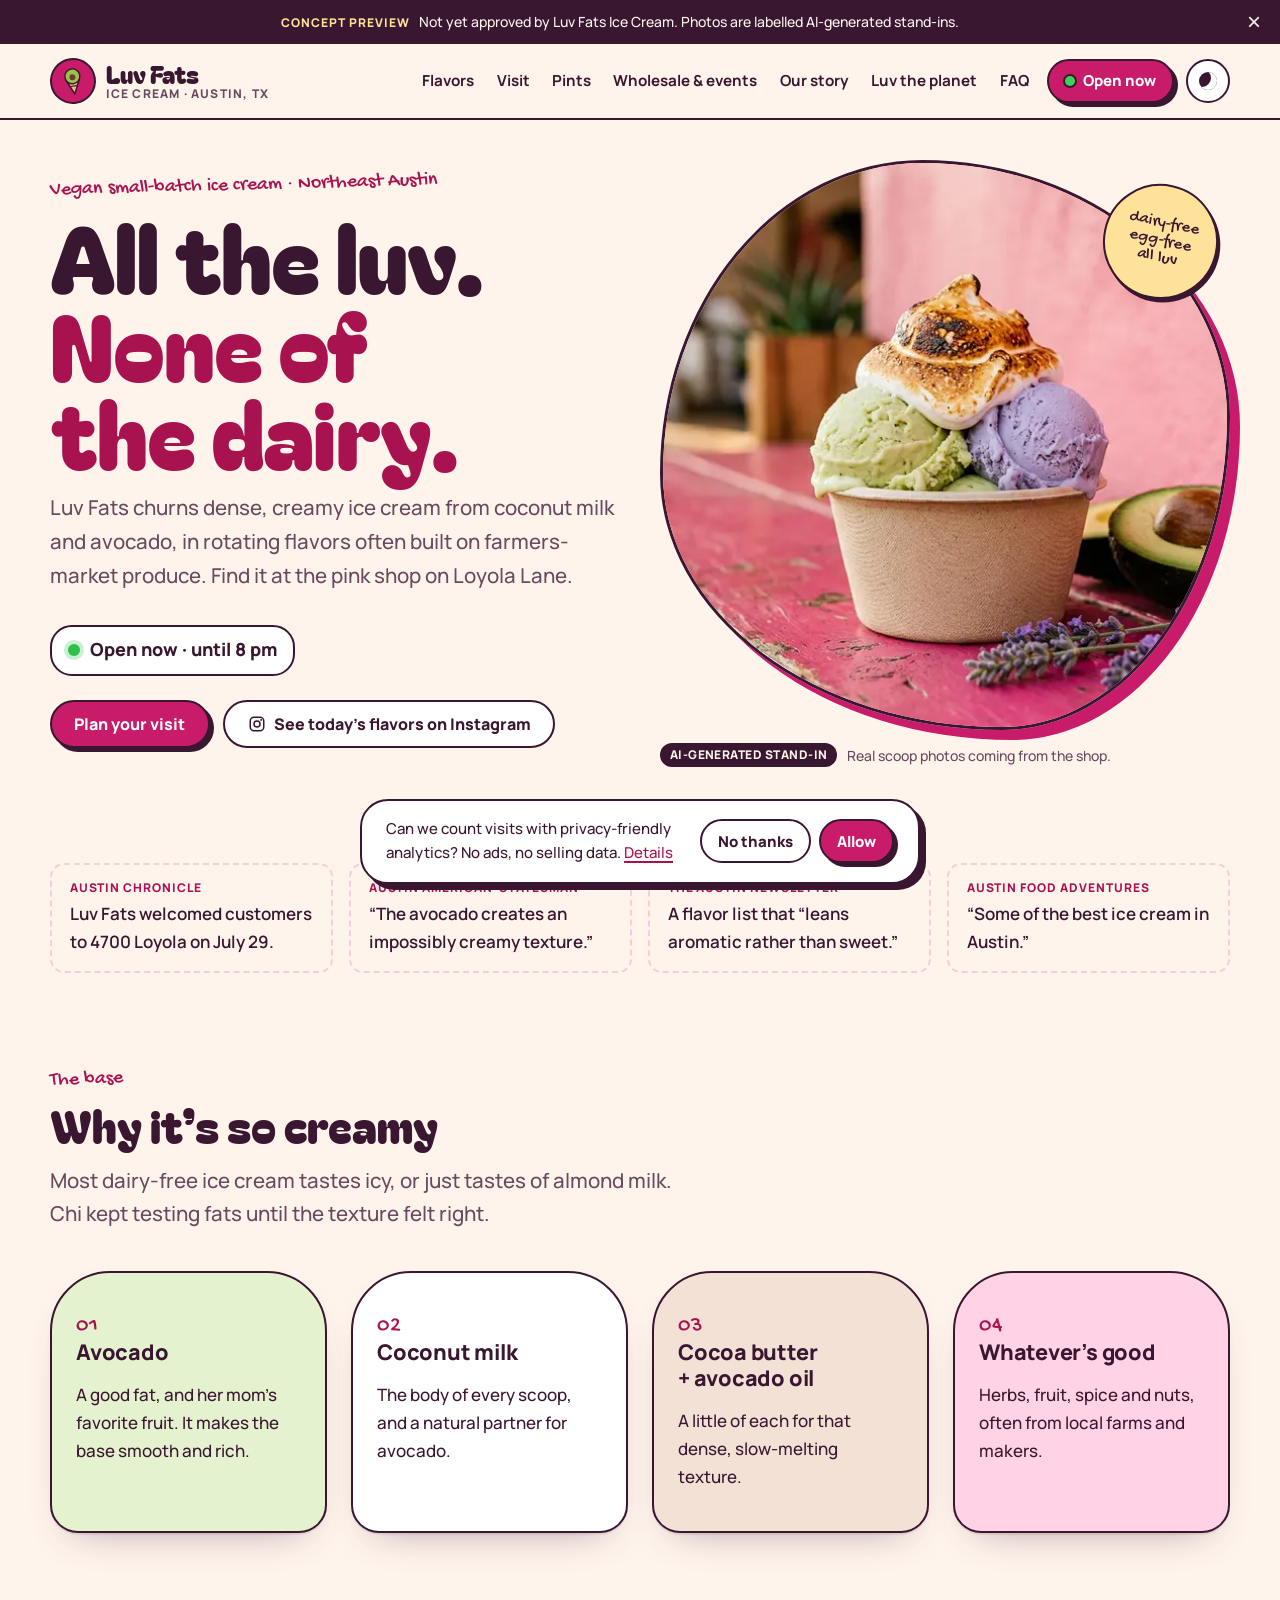
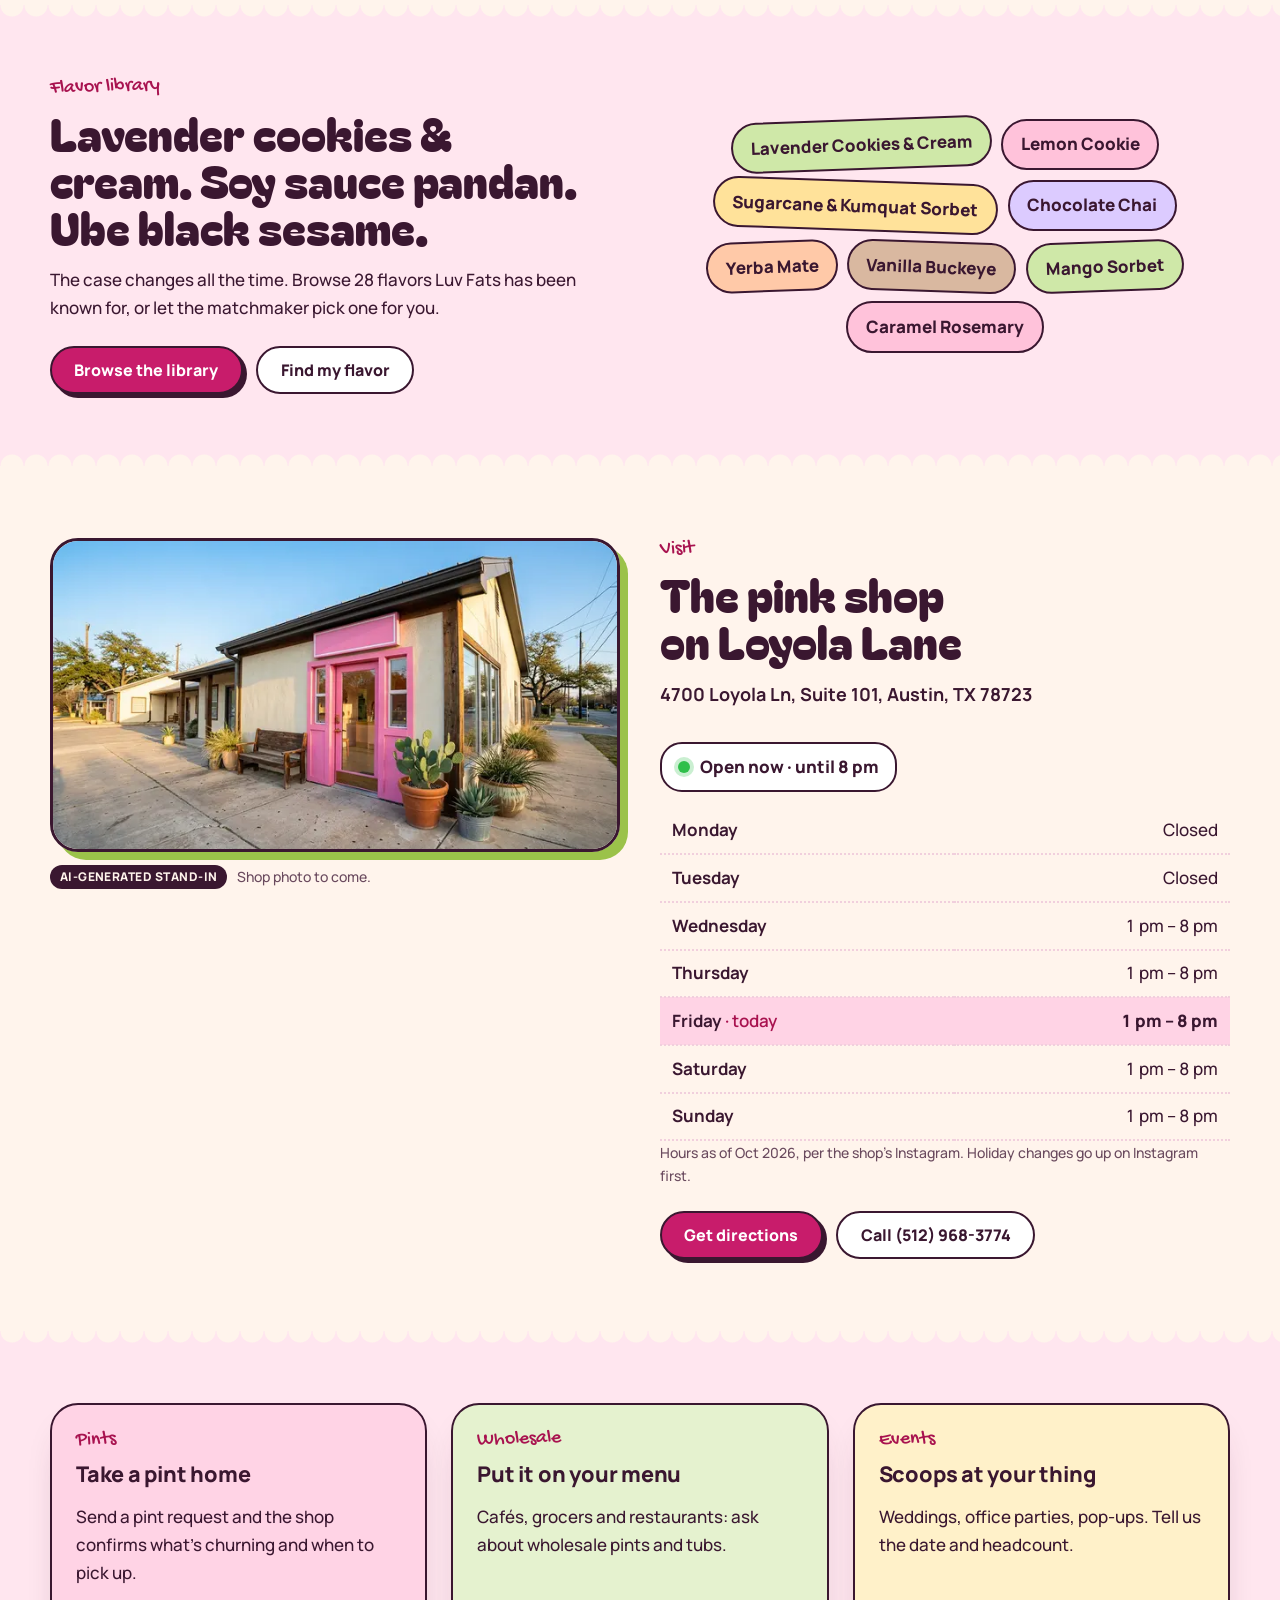
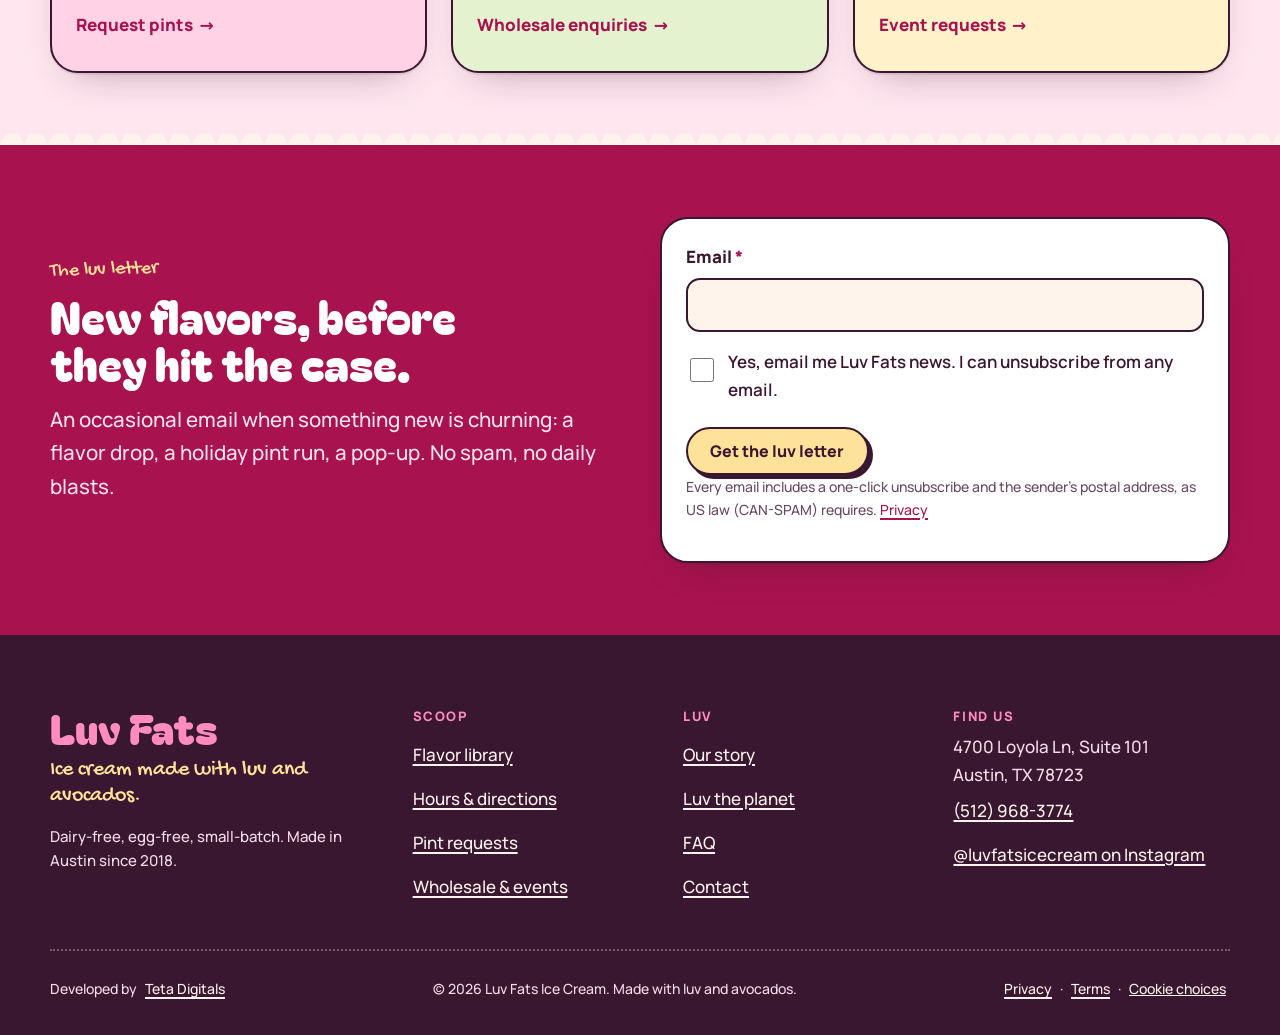
<file: index.html>
<!doctype html>
<html lang="en-US">
<head>
<meta charset="utf-8">
<meta name="viewport" content="width=device-width, initial-scale=1">
<meta name="robots" content="noindex,nofollow">
<title>Luv Fats Ice Cream — vegan avocado ice cream, Austin TX</title>
<meta name="description" content="Dairy-free, egg-free, small-batch ice cream made with avocado and coconut milk. Open Wed–Sun 1–8 pm at 4700 Loyola Ln, Austin.">
<link rel="canonical" href="https://www.luvfatsicecream.com/">
<meta property="og:type" content="website"><meta property="og:site_name" content="Luv Fats Ice Cream">
<meta property="og:title" content="Luv Fats Ice Cream — vegan avocado ice cream, Austin TX"><meta property="og:description" content="Dairy-free, egg-free, small-batch ice cream made with avocado and coconut milk. Open Wed–Sun 1–8 pm at 4700 Loyola Ln, Austin.">
<meta property="og:url" content="https://www.luvfatsicecream.com/"><meta property="og:image" content="https://www.luvfatsicecream.com/assets/img/og.jpg">
<meta name="twitter:card" content="summary_large_image">
<meta name="theme-color" content="#FFF4EC" media="(prefers-color-scheme: light)">
<meta name="theme-color" content="#1C0F1A" media="(prefers-color-scheme: dark)">
<link rel="icon" href="assets/icons/icon.svg" type="image/svg+xml"><link rel="icon" href="assets/icons/favicon-32.png" sizes="32x32">
<link rel="apple-touch-icon" href="assets/icons/apple-touch-icon.png"><link rel="manifest" href="site.webmanifest">
<link rel="preload" href="assets/fonts/bagel-latin.woff2" as="font" type="font/woff2" crossorigin>
<link rel="preload" href="assets/fonts/manrope-latin.woff2" as="font" type="font/woff2" crossorigin>
<script src="assets/js/theme-init.js"></script>
<link rel="stylesheet" href="assets/css/site.css">
<script type="application/ld+json">{"@context": "https://schema.org", "@type": "IceCreamShop", "name": "Luv Fats Ice Cream", "url": "https://www.luvfatsicecream.com/", "image": "https://www.luvfatsicecream.com/assets/img/og.jpg", "telephone": "+15129683774", "priceRange": "$", "servesCuisine": ["Vegan ice cream", "Dairy-free ice cream", "Sorbet"], "founder": {"@type": "Person", "name": "Chi Ndika"}, "sameAs": ["https://www.instagram.com/luvfatsicecream/", "https://www.facebook.com/luvfatsicecream"], "address": {"@type": "PostalAddress", "streetAddress": "4700 Loyola Ln, Suite 101", "addressLocality": "Austin", "addressRegion": "TX", "postalCode": "78723", "addressCountry": "US"}, "geo": {"@type": "GeoCoordinates", "latitude": 30.30966, "longitude": -97.6663}, "openingHoursSpecification": [{"@type": "OpeningHoursSpecification", "dayOfWeek": "Wednesday", "opens": "13:00", "closes": "20:00"}, {"@type": "OpeningHoursSpecification", "dayOfWeek": "Thursday", "opens": "13:00", "closes": "20:00"}, {"@type": "OpeningHoursSpecification", "dayOfWeek": "Friday", "opens": "13:00", "closes": "20:00"}, {"@type": "OpeningHoursSpecification", "dayOfWeek": "Saturday", "opens": "13:00", "closes": "20:00"}, {"@type": "OpeningHoursSpecification", "dayOfWeek": "Sunday", "opens": "13:00", "closes": "20:00"}]}</script>
  <script src="https://identity.netlify.com/v1/netlify-identity-widget.js"></script>
</head>
<body>
<aside class="ribbon" data-ribbon aria-label="Preview notice"><p><span class="label label--ink">Concept preview</span> Not yet approved by Luv Fats Ice Cream. Photos are labelled AI-generated stand-ins.</p><button type="button" class="ribbon-close" data-ribbon-close aria-label="Hide preview notice">×</button></aside><a class="skip" href="#main">Skip to content</a>
<header class="site-header"><div class="wrap header-row">
<a class="brand" href="./"><span class="brand-mark" aria-hidden="true"><svg viewBox="0 0 32 32" width="30" height="30"><path d="M9 15 L16 30 L23 15 Z" fill="#F2B880" stroke="currentColor" stroke-width="1.6" stroke-linejoin="round"/><path d="M11 18 L21 18 M12.5 21.5 L19.5 21.5" stroke="currentColor" stroke-width="1.2"/><circle cx="16" cy="11" r="8" fill="#9BC24A" stroke="currentColor" stroke-width="1.6"/><circle cx="16" cy="12" r="3.2" fill="#6B3E26"/></svg></span><span class="brand-text">Luv Fats<small>ice cream · Austin, TX</small></span></a>
<button type="button" class="nav-toggle" aria-label="Menu" aria-expanded="false" aria-controls="site-nav" data-nav-toggle><span class="nav-toggle-bars" aria-hidden="true"></span><span class="nav-toggle-text" aria-hidden="true">Menu</span></button>
<nav class="nav" id="site-nav" aria-label="Main"><ul><li><a href="flavors/">Flavors</a></li><li><a href="visit/">Visit</a></li><li><a href="pints/">Pints</a></li><li><a href="wholesale/">Wholesale &amp; events</a></li><li><a href="our-story/">Our story</a></li><li><a href="luv-the-planet/">Luv the planet</a></li><li><a href="faq/">FAQ</a></li></ul>
<a class="btn btn--primary btn--small nav-cta" href="visit/"><span class="open-dot" data-open-dot aria-hidden="true"></span><span data-open-short>Visit the shop</span></a></nav>
<button type="button" class="theme-toggle" data-theme-toggle aria-pressed="false" aria-label="Dark mode"><span aria-hidden="true" class="theme-icon"></span></button>
</div></header>
<main id="main" tabindex="-1">
<section class="hero" aria-labelledby="hero-h"><div class="wrap hero-grid">
<div class="hero-copy"><p class="eyebrow">Vegan small-batch ice cream · Northeast Austin</p>
<h1 id="hero-h" class="display">All the luv.<br><span class="accent">None of the dairy.</span></h1>
<p class="lede">Luv Fats churns dense, creamy ice cream from coconut milk and avocado, in rotating flavors often built on farmers-market produce. Find it at the pink shop on Loyola Lane.</p>
<p class="status status--big" data-open-status aria-live="polite"><span class="status-dot" aria-hidden="true"></span><span data-open-text>Open Wednesday to Sunday, 1–8 pm</span></p>
<div class="actions"><a class="btn btn--primary" href="visit/">Plan your visit</a><a class="btn btn--ghost" href="https://www.instagram.com/luvfatsicecream/" rel="noopener"><svg aria-hidden="true" viewBox="0 0 24 24" width="18" height="18"><rect x="3" y="3" width="18" height="18" rx="5" fill="none" stroke="currentColor" stroke-width="2"/><circle cx="12" cy="12" r="4" fill="none" stroke="currentColor" stroke-width="2"/><circle cx="17.5" cy="6.5" r="1.3" fill="currentColor"/></svg><span>See today’s flavors on Instagram</span></a></div></div>
<figure class="hero-media"><picture><source type="image/webp" srcset="assets/img/hero-640.webp 640w, assets/img/hero-1024.webp 1024w, assets/img/hero-1408.webp 1408w" sizes="(min-width: 900px) 52vw, 100vw"><img class="" src="assets/img/hero-1024.jpg" srcset="assets/img/hero-640.jpg 640w, assets/img/hero-1024.jpg 1024w, assets/img/hero-1408.jpg 1408w" sizes="(min-width: 900px) 52vw, 100vw" width="1408" height="768" alt="Scoops of pale green and lavender ice cream topped with torched marshmallow fluff on a hot-pink counter" fetchpriority="high"></picture>
<figcaption class="figcaption"><span class="tag tag--ink">AI-generated stand-in</span> Real scoop photos coming from the shop.</figcaption>
<p class="sticker" aria-hidden="true">dairy-free<br>egg-free<br>all luv</p></figure>
</div></section>
<section class="section section--tight" aria-label="Press"><ul class="press-strip" aria-label="In the press"><li><a href="https://www.austinchronicle.com/music/crosstalk/buzzy-new-homes-for-dancing-eating-and-jazz-snapping/" rel="noopener"><span class="press-outlet">Austin Chronicle</span><span class="press-line">Luv Fats welcomed customers to 4700 Loyola on July 29.</span></a></li><li><a href="https://www.statesman.com/project/best-ice-cream-austin-shops-gelato-vegan-paletas/" rel="noopener"><span class="press-outlet">Austin American-Statesman</span><span class="press-line">“The avocado creates an impossibly creamy texture.”</span></a></li><li><a href="https://theaustinnewsletter.com/guides/best-ice-cream-and-dessert-in-austin" rel="noopener"><span class="press-outlet">The Austin Newsletter</span><span class="press-line">A flavor list that “leans aromatic rather than sweet.”</span></a></li><li><a href="https://www.austinfoodadventures.com/blog/best-icecream-in-austin-tx" rel="noopener"><span class="press-outlet">Austin Food Adventures</span><span class="press-line">“Some of the best ice cream in Austin.”</span></a></li></ul></section>

<section class="section" aria-labelledby="base-h"><div class="wrap">
<div class="section-head"><p class="eyebrow">The base</p><h2 id="base-h" class="h2">Why it’s so creamy</h2>
<p class="lede">Most dairy-free ice cream tastes icy, or just tastes of almond milk. Chi kept testing fats until the texture felt right.</p></div>
<ol class="base-grid">
<li class="card base base--mint"><span class="base-n" aria-hidden="true">01</span><h3 class="h3">Avocado</h3><p>A good fat, and her mom’s favorite fruit. It makes the base smooth and rich.</p></li>
<li class="card base base--cream"><span class="base-n" aria-hidden="true">02</span><h3 class="h3">Coconut milk</h3><p>The body of every scoop, and a natural partner for avocado.</p></li>
<li class="card base base--cocoa"><span class="base-n" aria-hidden="true">03</span><h3 class="h3">Cocoa butter + avocado oil</h3><p>A little of each for that dense, slow-melting texture.</p></li>
<li class="card base base--pink"><span class="base-n" aria-hidden="true">04</span><h3 class="h3">Whatever’s good</h3><p>Herbs, fruit, spice and nuts, often from local farms and makers.</p></li>
</ol></div></section>

<section class="section section--cream" aria-labelledby="fl-h"><div class="wrap split split--center">
<div><p class="eyebrow">Flavor library</p><h2 id="fl-h" class="h2">Lavender cookies &amp; cream. Soy sauce pandan. Ube black sesame.</h2>
<p>The case changes all the time. Browse 28 flavors Luv Fats has been known for, or let the matchmaker pick one for you.</p>
<div class="actions"><a class="btn btn--primary" href="flavors/">Browse the library</a><a class="btn btn--ghost" href="flavors/#match">Find my flavor</a></div></div>
<ul class="chip-cloud" aria-label="A few flavors from the library"><li class="chip-scoop scoop--mint">Lavender Cookies &amp; Cream</li><li class="chip-scoop scoop--pink">Lemon Cookie</li><li class="chip-scoop scoop--butter">Sugarcane &amp; Kumquat Sorbet</li><li class="chip-scoop scoop--lilac">Chocolate Chai</li><li class="chip-scoop scoop--peach">Yerba Mate</li><li class="chip-scoop scoop--cocoa">Vanilla Buckeye</li><li class="chip-scoop scoop--mint">Mango Sorbet</li><li class="chip-scoop scoop--pink">Caramel Rosemary</li></ul>
</div></section>

<section class="section" aria-labelledby="visit-h"><div class="wrap split">
<figure class="figure"><picture><source type="image/webp" srcset="assets/img/shop-640.webp 640w, assets/img/shop-1024.webp 1024w, assets/img/shop-1408.webp 1408w" sizes="(min-width: 900px) 46vw, 100vw"><img class="" src="assets/img/shop-1024.jpg" srcset="assets/img/shop-640.jpg 640w, assets/img/shop-1024.jpg 1024w, assets/img/shop-1408.jpg 1408w" sizes="(min-width: 900px) 46vw, 100vw" width="1408" height="768" alt="A small hot-pink ice cream storefront with a bench and desert plants under a blue sky" loading="lazy" decoding="async"></picture>
<figcaption class="figcaption"><span class="tag tag--ink">AI-generated stand-in</span> Shop photo to come.</figcaption></figure>
<div><p class="eyebrow">Visit</p><h2 id="visit-h" class="h2">The pink shop on Loyola Lane</h2>
<p class="addr">4700 Loyola Ln, Suite 101, Austin, TX 78723</p><p class="status" data-open-status aria-live="polite"><span class="status-dot" aria-hidden="true"></span><span data-open-text>Open Wednesday to Sunday, 1–8 pm</span></p><table class="hours" data-hours><caption class="visually-hidden">Shop hours</caption><tbody><tr data-day="mon"><th scope="row">Monday</th><td>Closed</td></tr><tr data-day="tue"><th scope="row">Tuesday</th><td>Closed</td></tr><tr data-day="wed"><th scope="row">Wednesday</th><td>1 pm – 8 pm</td></tr><tr data-day="thu"><th scope="row">Thursday</th><td>1 pm – 8 pm</td></tr><tr data-day="fri"><th scope="row">Friday</th><td>1 pm – 8 pm</td></tr><tr data-day="sat"><th scope="row">Saturday</th><td>1 pm – 8 pm</td></tr><tr data-day="sun"><th scope="row">Sunday</th><td>1 pm – 8 pm</td></tr></tbody></table><p class="fine">Hours as of Oct 2026, per the shop’s Instagram. Holiday changes go up on Instagram first.</p>
<div class="actions"><a class="btn btn--primary" href="https://www.google.com/maps/dir/?api=1&destination=Luv%20Fats%20Ice%20Cream%2C%204700%20Loyola%20Ln%20Suite%20101%2C%20Austin%2C%20TX%2078723" rel="noopener">Get directions</a><a class="btn btn--ghost" href="tel:+15129683774">Call (512) 968-3774</a></div></div>
</div></section>

<section class="section section--cream" aria-labelledby="more-h"><div class="wrap"><h2 id="more-h" class="visually-hidden">More ways to get Luv Fats</h2><div class="grid-3">
<a class="card tile tile--pink" href="pints/"><p class="eyebrow">Pints</p><h3 class="h3">Take a pint home</h3><p>Send a pint request and the shop confirms what’s churning and when to pick up.</p><span class="link-arrow">Request pints</span></a>
<a class="card tile tile--mint" href="wholesale/"><p class="eyebrow">Wholesale</p><h3 class="h3">Put it on your menu</h3><p>Cafés, grocers and restaurants: ask about wholesale pints and tubs.</p><span class="link-arrow">Wholesale enquiries</span></a>
<a class="card tile tile--butter" href="wholesale/#events"><p class="eyebrow">Events</p><h3 class="h3">Scoops at your thing</h3><p>Weddings, office parties, pop-ups. Tell us the date and headcount.</p><span class="link-arrow">Event requests</span></a>
</div></div></section>
<section class="section section--pink" aria-labelledby="ll-h-home"><div class="wrap split split--center">
<div><p class="eyebrow eyebrow--light">The luv letter</p><h2 id="ll-h-home" class="h2">New flavors, before they hit the case.</h2>
<p class="lede lede--light">An occasional email when something new is churning: a flavor drop, a holiday pint run, a pop-up. No spam, no daily blasts.</p></div>
<div class="card card--paper"><form name="luvletter" method="POST" action="thanks/?form=luvletter" data-netlify="true" netlify-honeypot="bot-field" novalidate data-form="luvletter"><input type="hidden" name="form-name" value="luvletter"><p class="visually-hidden"><label>Leave this empty <input name="bot-field" tabindex="-1" autocomplete="off"></label></p>
<div class="field"><label for="f-email">Email <span class="req" aria-hidden="true">*</span></label><input id="f-email" name="email" type="email" required autocomplete="email"><p class="error" data-error-for="email" hidden></p></div>
<div class="field field--check"><input id="f-consent-home" name="consent" type="checkbox" value="yes" required>
<label for="f-consent-home">Yes, email me Luv Fats news. I can unsubscribe from any email.</label>
<p class="error" data-error-for="consent" hidden></p></div>
<button class="btn btn--primary" type="submit">Get the luv letter</button>
<p class="fine">Every email includes a one-click unsubscribe and the sender’s postal address, as US law (CAN-SPAM) requires. <a href="privacy/">Privacy</a></p>
</form></div></div></section>
</main>
<footer class="site-footer"><div class="wrap">
<div class="footer-grid">
<div class="footer-brand"><p class="footer-mark">Luv Fats</p><p class="footer-tag">Ice cream made with luv and avocados.</p>
<p class="footer-small">Dairy-free, egg-free, small-batch. Made in Austin since 2018.</p></div>
<div><h2 class="footer-h">Scoop</h2><ul class="footer-list"><li><a href="flavors/">Flavor library</a></li><li><a href="visit/">Hours &amp; directions</a></li><li><a href="pints/">Pint requests</a></li><li><a href="wholesale/">Wholesale &amp; events</a></li></ul></div>
<div><h2 class="footer-h">Luv</h2><ul class="footer-list"><li><a href="our-story/">Our story</a></li><li><a href="luv-the-planet/">Luv the planet</a></li><li><a href="faq/">FAQ</a></li><li><a href="contact/">Contact</a></li></ul></div>
<div><h2 class="footer-h">Find us</h2><address class="footer-list"><span>4700 Loyola Ln, Suite 101</span><span>Austin, TX 78723</span>
<a href="tel:+15129683774">(512) 968-3774</a><a href="https://www.instagram.com/luvfatsicecream/" rel="noopener">@luvfatsicecream on Instagram</a></address></div>
</div>
<div class="footer-base">
<p>Developed by <a href="https://teta.dpdns.org">Teta Digitals</a></p><p>© 2026 Luv Fats Ice Cream. Made with luv and avocados.</p>
<p><a href="privacy/">Privacy</a> · <a href="terms/">Terms</a> · <button type="button" class="linklike" data-consent-reset>Cookie choices</button></p></div>
</div></footer>
<div class="consent" data-consent hidden role="region" aria-label="Analytics choice">
<p>Can we count visits with privacy-friendly analytics? No ads, no selling data. <a href="privacy/">Details</a></p>
<div class="consent-actions"><button type="button" class="btn btn--ghost btn--small" data-consent-choice="no">No thanks</button>
<button type="button" class="btn btn--primary btn--small" data-consent-choice="yes">Allow</button></div></div>
<script type="module" src="assets/js/main.js"></script>
</body>
</html>
</file>
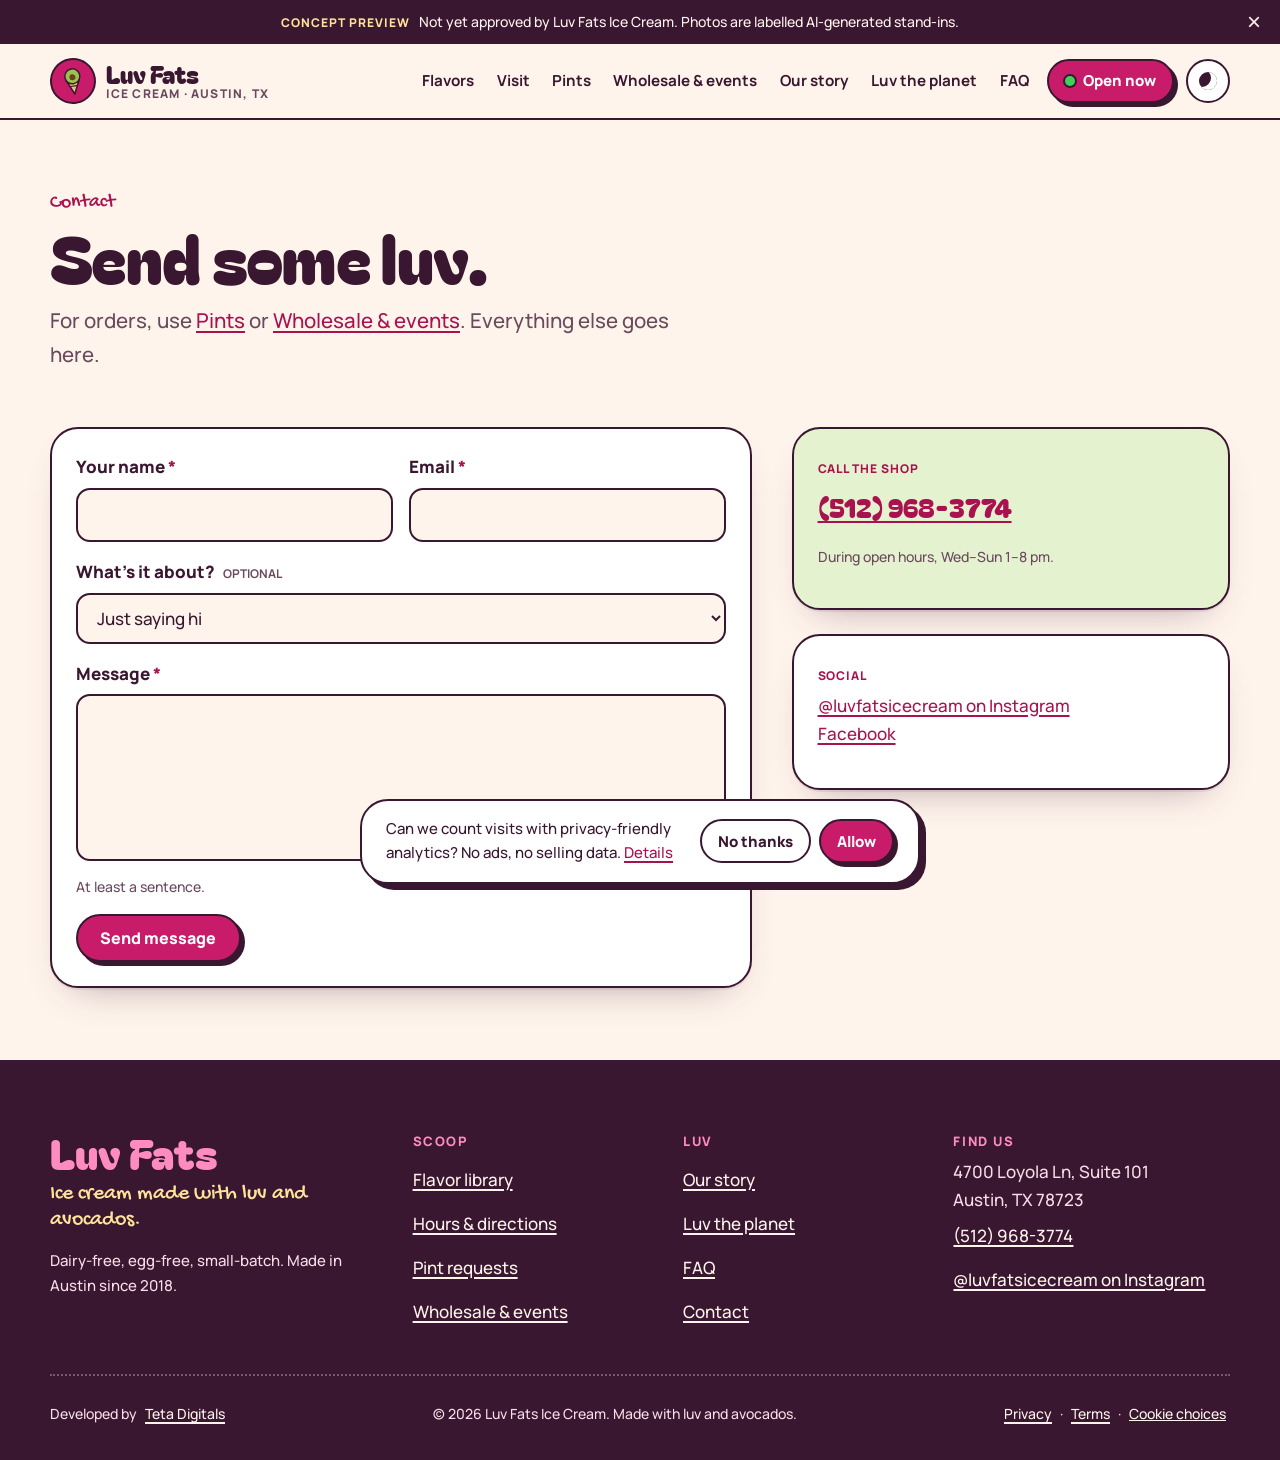
<file: contact/index.html>
<!doctype html>
<html lang="en-US">
<head>
<meta charset="utf-8">
<meta name="viewport" content="width=device-width, initial-scale=1">
<meta name="robots" content="noindex,nofollow">
<title>Contact · Luv Fats Ice Cream</title>
<meta name="description" content="Contact Luv Fats Ice Cream in Austin by phone, Instagram or the contact form.">
<link rel="canonical" href="https://www.luvfatsicecream.com/contact/">
<meta property="og:type" content="website"><meta property="og:site_name" content="Luv Fats Ice Cream">
<meta property="og:title" content="Contact · Luv Fats Ice Cream"><meta property="og:description" content="Contact Luv Fats Ice Cream in Austin by phone, Instagram or the contact form.">
<meta property="og:url" content="https://www.luvfatsicecream.com/contact/"><meta property="og:image" content="https://www.luvfatsicecream.com/assets/img/og.jpg">
<meta name="twitter:card" content="summary_large_image">
<meta name="theme-color" content="#FFF4EC" media="(prefers-color-scheme: light)">
<meta name="theme-color" content="#1C0F1A" media="(prefers-color-scheme: dark)">
<link rel="icon" href="../assets/icons/icon.svg" type="image/svg+xml"><link rel="icon" href="../assets/icons/favicon-32.png" sizes="32x32">
<link rel="apple-touch-icon" href="../assets/icons/apple-touch-icon.png"><link rel="manifest" href="../site.webmanifest">
<link rel="preload" href="../assets/fonts/bagel-latin.woff2" as="font" type="font/woff2" crossorigin>
<link rel="preload" href="../assets/fonts/manrope-latin.woff2" as="font" type="font/woff2" crossorigin>
<script src="../assets/js/theme-init.js"></script>
<link rel="stylesheet" href="../assets/css/site.css">
<script type="application/ld+json">{"@context": "https://schema.org", "@type": "BreadcrumbList", "itemListElement": [{"@type": "ListItem", "position": 1, "name": "Home", "item": "https://www.luvfatsicecream.com/"}, {"@type": "ListItem", "position": 2, "name": "Contact", "item": "https://www.luvfatsicecream.com/contact/"}]}</script>
</head>
<body>
<aside class="ribbon" data-ribbon aria-label="Preview notice"><p><span class="label label--ink">Concept preview</span> Not yet approved by Luv Fats Ice Cream. Photos are labelled AI-generated stand-ins.</p><button type="button" class="ribbon-close" data-ribbon-close aria-label="Hide preview notice">×</button></aside><a class="skip" href="#main">Skip to content</a>
<header class="site-header"><div class="wrap header-row">
<a class="brand" href=".././"><span class="brand-mark" aria-hidden="true"><svg viewBox="0 0 32 32" width="30" height="30"><path d="M9 15 L16 30 L23 15 Z" fill="#F2B880" stroke="currentColor" stroke-width="1.6" stroke-linejoin="round"/><path d="M11 18 L21 18 M12.5 21.5 L19.5 21.5" stroke="currentColor" stroke-width="1.2"/><circle cx="16" cy="11" r="8" fill="#9BC24A" stroke="currentColor" stroke-width="1.6"/><circle cx="16" cy="12" r="3.2" fill="#6B3E26"/></svg></span><span class="brand-text">Luv Fats<small>ice cream · Austin, TX</small></span></a>
<button type="button" class="nav-toggle" aria-label="Menu" aria-expanded="false" aria-controls="site-nav" data-nav-toggle><span class="nav-toggle-bars" aria-hidden="true"></span><span class="nav-toggle-text" aria-hidden="true">Menu</span></button>
<nav class="nav" id="site-nav" aria-label="Main"><ul><li><a href="../flavors/">Flavors</a></li><li><a href="../visit/">Visit</a></li><li><a href="../pints/">Pints</a></li><li><a href="../wholesale/">Wholesale &amp; events</a></li><li><a href="../our-story/">Our story</a></li><li><a href="../luv-the-planet/">Luv the planet</a></li><li><a href="../faq/">FAQ</a></li></ul>
<a class="btn btn--primary btn--small nav-cta" href="../visit/"><span class="open-dot" data-open-dot aria-hidden="true"></span><span data-open-short>Visit the shop</span></a></nav>
<button type="button" class="theme-toggle" data-theme-toggle aria-pressed="false" aria-label="Dark mode"><span aria-hidden="true" class="theme-icon"></span></button>
</div></header>
<main id="main" tabindex="-1">
<section class="page-hero"><div class="wrap"><p class="eyebrow">Contact</p><h1 class="display display--md">Send some luv.</h1>
<p class="lede">For orders, use <a href="../pints/">Pints</a> or <a href="../wholesale/">Wholesale &amp; events</a>. Everything else goes here.</p></div></section>
<section class="section section--flush"><div class="wrap grid-aside">
<div class="card"><form name="contact" method="POST" action="../thanks/?form=contact" data-netlify="true" netlify-honeypot="bot-field" novalidate data-form="contact"><input type="hidden" name="form-name" value="contact"><p class="visually-hidden"><label>Leave this empty <input name="bot-field" tabindex="-1" autocomplete="off"></label></p>
<div class="field-row"><div class="field"><label for="f-name">Your name <span class="req" aria-hidden="true">*</span></label><input id="f-name" name="name" type="text" required autocomplete="name"><p class="error" data-error-for="name" hidden></p></div><div class="field"><label for="f-email">Email <span class="req" aria-hidden="true">*</span></label><input id="f-email" name="email" type="email" required autocomplete="email"><p class="error" data-error-for="email" hidden></p></div></div>
<div class="field"><label for="f-topic">What’s it about? <span class="opt">optional</span></label><select id="f-topic" name="topic"><option value="hello">Just saying hi</option><option value="flavor">A flavor request</option><option value="allergy">An allergy question</option><option value="press">Press</option><option value="collab">A collab</option><option value="other">Something else</option></select></div>
<div class="field"><label for="f-message">Message <span class="req" aria-hidden="true">*</span></label><textarea id="f-message" name="message" rows="5" required aria-describedby="message-hint" ></textarea><p class="hint" id="message-hint">At least a sentence.</p><p class="error" data-error-for="message" hidden></p></div>
<button class="btn btn--primary" type="submit">Send message</button></form></div>
<aside class="aside"><div class="card card--mint"><p class="label">Call the shop</p><p><a class="big-link" href="tel:+15129683774">(512) 968-3774</a></p><p class="fine">During open hours, Wed–Sun 1–8 pm.</p></div>
<div class="card"><p class="label">Social</p><p><a href="https://www.instagram.com/luvfatsicecream/" rel="noopener">@luvfatsicecream on Instagram</a><br><a href="https://www.facebook.com/luvfatsicecream" rel="noopener">Facebook</a></p></div></aside>
</div></section>
</main>
<footer class="site-footer"><div class="wrap">
<div class="footer-grid">
<div class="footer-brand"><p class="footer-mark">Luv Fats</p><p class="footer-tag">Ice cream made with luv and avocados.</p>
<p class="footer-small">Dairy-free, egg-free, small-batch. Made in Austin since 2018.</p></div>
<div><h2 class="footer-h">Scoop</h2><ul class="footer-list"><li><a href="../flavors/">Flavor library</a></li><li><a href="../visit/">Hours &amp; directions</a></li><li><a href="../pints/">Pint requests</a></li><li><a href="../wholesale/">Wholesale &amp; events</a></li></ul></div>
<div><h2 class="footer-h">Luv</h2><ul class="footer-list"><li><a href="../our-story/">Our story</a></li><li><a href="../luv-the-planet/">Luv the planet</a></li><li><a href="../faq/">FAQ</a></li><li><a href="../contact/">Contact</a></li></ul></div>
<div><h2 class="footer-h">Find us</h2><address class="footer-list"><span>4700 Loyola Ln, Suite 101</span><span>Austin, TX 78723</span>
<a href="tel:+15129683774">(512) 968-3774</a><a href="https://www.instagram.com/luvfatsicecream/" rel="noopener">@luvfatsicecream on Instagram</a></address></div>
</div>
<div class="footer-base">
<p>Developed by <a href="https://teta.dpdns.org">Teta Digitals</a></p><p>© 2026 Luv Fats Ice Cream. Made with luv and avocados.</p>
<p><a href="../privacy/">Privacy</a> · <a href="../terms/">Terms</a> · <button type="button" class="linklike" data-consent-reset>Cookie choices</button></p></div>
</div></footer>
<div class="consent" data-consent hidden role="region" aria-label="Analytics choice">
<p>Can we count visits with privacy-friendly analytics? No ads, no selling data. <a href="../privacy/">Details</a></p>
<div class="consent-actions"><button type="button" class="btn btn--ghost btn--small" data-consent-choice="no">No thanks</button>
<button type="button" class="btn btn--primary btn--small" data-consent-choice="yes">Allow</button></div></div>
<script type="module" src="../assets/js/main.js"></script>
</body>
</html>
</file>
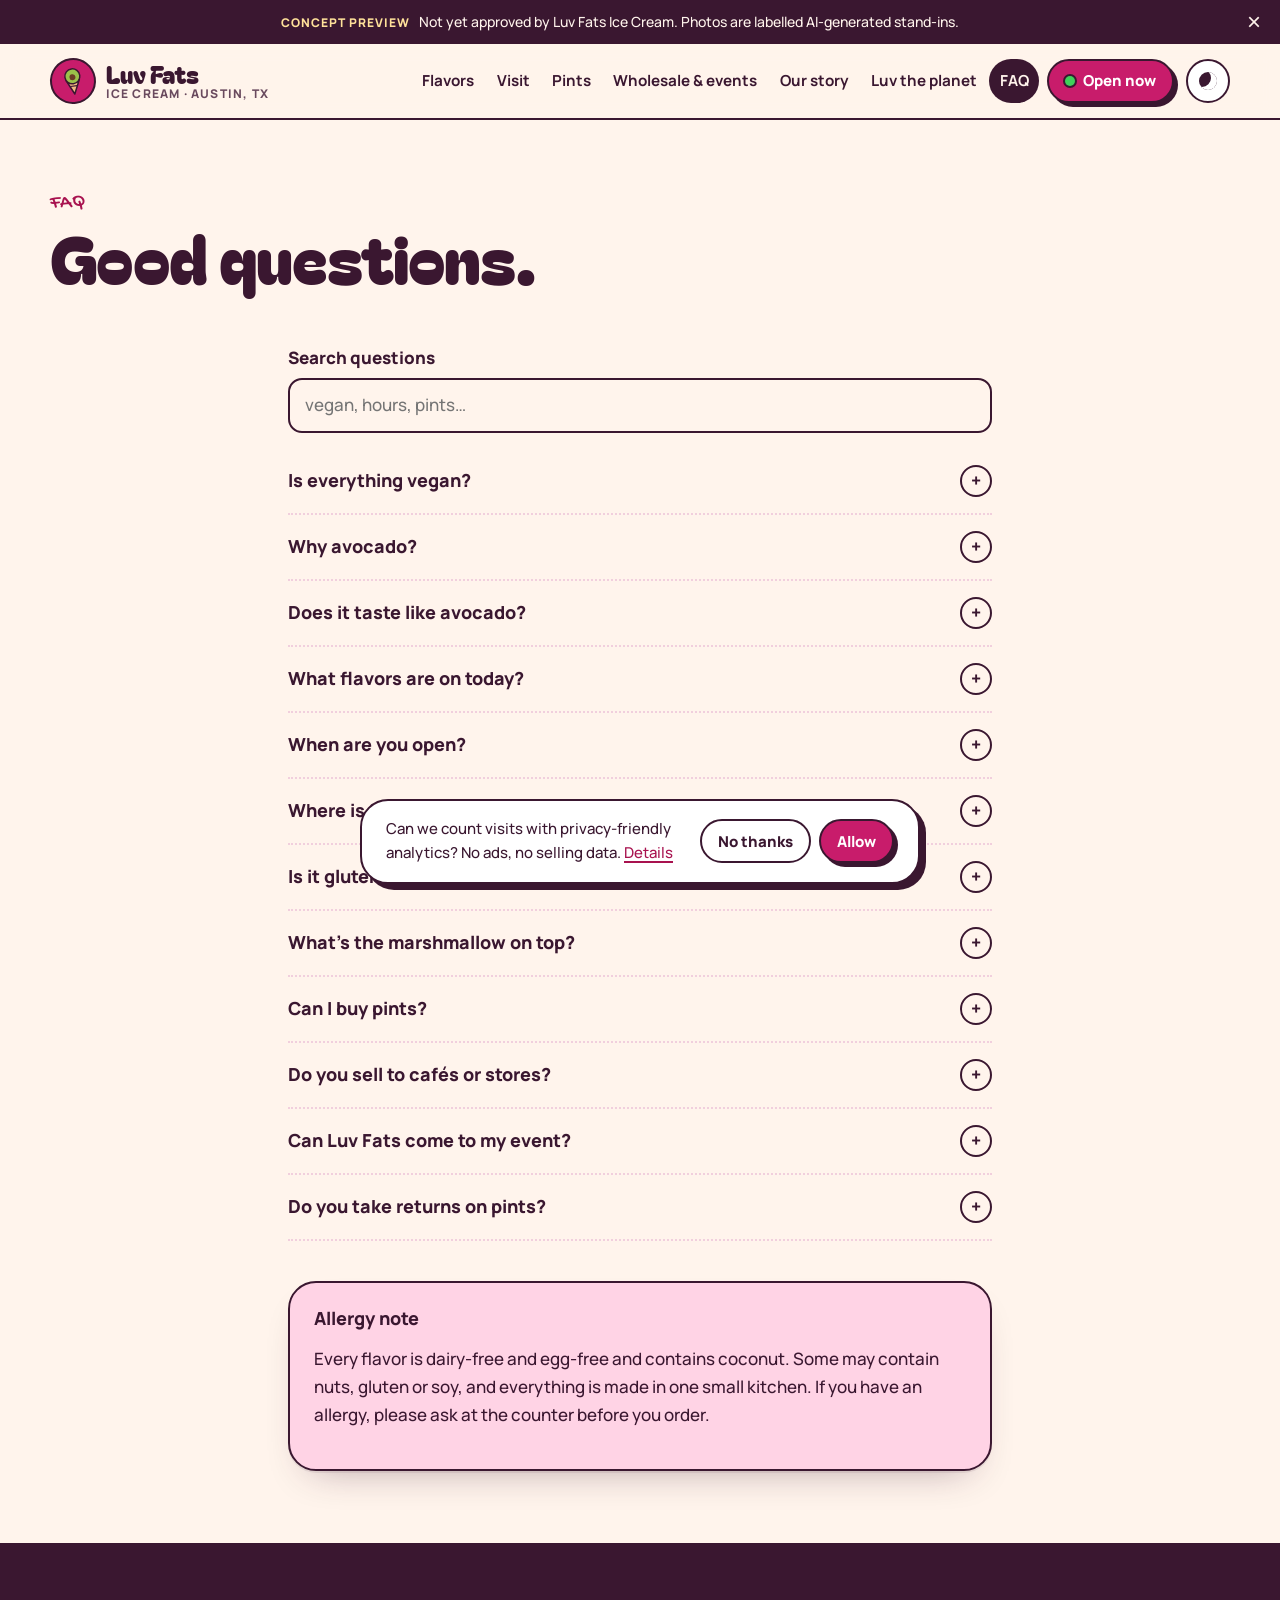
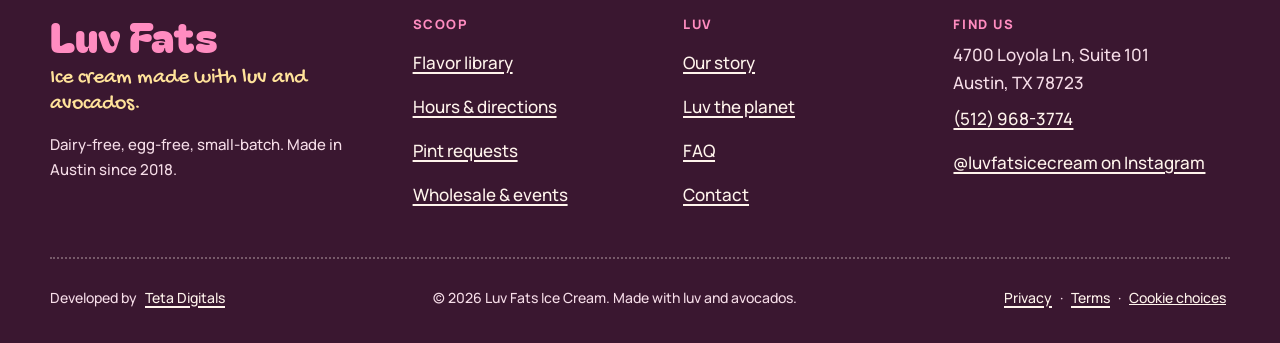
<file: faq/index.html>
<!doctype html>
<html lang="en-US">
<head>
<meta charset="utf-8">
<meta name="viewport" content="width=device-width, initial-scale=1">
<meta name="robots" content="noindex,nofollow">
<title>FAQ · Luv Fats Ice Cream</title>
<meta name="description" content="Is Luv Fats vegan? Does it taste like avocado? Hours, pints, allergies and wholesale, answered.">
<link rel="canonical" href="https://www.luvfatsicecream.com/faq/">
<meta property="og:type" content="website"><meta property="og:site_name" content="Luv Fats Ice Cream">
<meta property="og:title" content="FAQ · Luv Fats Ice Cream"><meta property="og:description" content="Is Luv Fats vegan? Does it taste like avocado? Hours, pints, allergies and wholesale, answered.">
<meta property="og:url" content="https://www.luvfatsicecream.com/faq/"><meta property="og:image" content="https://www.luvfatsicecream.com/assets/img/og.jpg">
<meta name="twitter:card" content="summary_large_image">
<meta name="theme-color" content="#FFF4EC" media="(prefers-color-scheme: light)">
<meta name="theme-color" content="#1C0F1A" media="(prefers-color-scheme: dark)">
<link rel="icon" href="../assets/icons/icon.svg" type="image/svg+xml"><link rel="icon" href="../assets/icons/favicon-32.png" sizes="32x32">
<link rel="apple-touch-icon" href="../assets/icons/apple-touch-icon.png"><link rel="manifest" href="../site.webmanifest">
<link rel="preload" href="../assets/fonts/bagel-latin.woff2" as="font" type="font/woff2" crossorigin>
<link rel="preload" href="../assets/fonts/manrope-latin.woff2" as="font" type="font/woff2" crossorigin>
<script src="../assets/js/theme-init.js"></script>
<link rel="stylesheet" href="../assets/css/site.css">
<script type="application/ld+json">{"@context": "https://schema.org", "@type": "BreadcrumbList", "itemListElement": [{"@type": "ListItem", "position": 1, "name": "Home", "item": "https://www.luvfatsicecream.com/"}, {"@type": "ListItem", "position": 2, "name": "FAQ", "item": "https://www.luvfatsicecream.com/faq/"}]}</script><script type="application/ld+json">{"@context": "https://schema.org", "@type": "FAQPage", "mainEntity": [{"@type": "Question", "name": "Is everything vegan?", "acceptedAnswer": {"@type": "Answer", "text": "Yes. Luv Fats ice cream is dairy-free and egg-free, made on a base of coconut milk and avocado."}}, {"@type": "Question", "name": "Why avocado?", "acceptedAnswer": {"@type": "Answer", "text": "Chi wanted a dairy-free scoop that wasn’t icy and didn’t just taste like the milk it was made from. Coconut milk, avocado, a little cocoa butter and avocado oil give it that dense, creamy texture."}}, {"@type": "Question", "name": "Does it taste like avocado?", "acceptedAnswer": {"@type": "Answer", "text": "Not really. The avocado is there for texture and richness; the flavor comes from what Chi pairs it with: chai, lavender, fruit, herbs."}}, {"@type": "Question", "name": "What flavors are on today?", "acceptedAnswer": {"@type": "Answer", "text": "The case rotates, so check Instagram before you come. The Flavors page is a library of past and recurring flavors, not today’s menu."}}, {"@type": "Question", "name": "When are you open?", "acceptedAnswer": {"@type": "Answer", "text": "Wednesday to Sunday, 1 to 8 pm. Closed Monday and Tuesday. Holiday changes are posted on Instagram first."}}, {"@type": "Question", "name": "Where is the shop?", "acceptedAnswer": {"@type": "Answer", "text": "4700 Loyola Lane, Suite 101, Austin, TX 78723, in Northeast Austin. The old North Lamar window has closed."}}, {"@type": "Question", "name": "Is it gluten-free or nut-free?", "acceptedAnswer": {"@type": "Answer", "text": "Some flavors and toppings may contain nuts, gluten or soy, and everything is made in one small kitchen. If you have an allergy, ask at the counter before you order."}}, {"@type": "Question", "name": "What’s the marshmallow on top?", "acceptedAnswer": {"@type": "Answer", "text": "A torched marshmallow fluff, made vegan with aquafaba. It’s the topping most people come back for."}}, {"@type": "Question", "name": "Can I buy pints?", "acceptedAnswer": {"@type": "Answer", "text": "Yes, pints are sold at the shop. You can also send a pint request from the Pints page and the team will confirm availability and pickup."}}, {"@type": "Question", "name": "Do you sell to cafés or stores?", "acceptedAnswer": {"@type": "Answer", "text": "Luv Fats is growing its wholesale side. Send a request from the Wholesale page with your business and volume."}}, {"@type": "Question", "name": "Can Luv Fats come to my event?", "acceptedAnswer": {"@type": "Answer", "text": "Send an event request with the date, headcount and location. Every request gets a reply, but not every date is possible."}}, {"@type": "Question", "name": "Do you take returns on pints?", "acceptedAnswer": {"@type": "Answer", "text": "Please bring your clean pint container back to reuse. Fewer containers is part of how Luv Fats keeps waste down."}}]}</script>
</head>
<body>
<aside class="ribbon" data-ribbon aria-label="Preview notice"><p><span class="label label--ink">Concept preview</span> Not yet approved by Luv Fats Ice Cream. Photos are labelled AI-generated stand-ins.</p><button type="button" class="ribbon-close" data-ribbon-close aria-label="Hide preview notice">×</button></aside><a class="skip" href="#main">Skip to content</a>
<header class="site-header"><div class="wrap header-row">
<a class="brand" href=".././"><span class="brand-mark" aria-hidden="true"><svg viewBox="0 0 32 32" width="30" height="30"><path d="M9 15 L16 30 L23 15 Z" fill="#F2B880" stroke="currentColor" stroke-width="1.6" stroke-linejoin="round"/><path d="M11 18 L21 18 M12.5 21.5 L19.5 21.5" stroke="currentColor" stroke-width="1.2"/><circle cx="16" cy="11" r="8" fill="#9BC24A" stroke="currentColor" stroke-width="1.6"/><circle cx="16" cy="12" r="3.2" fill="#6B3E26"/></svg></span><span class="brand-text">Luv Fats<small>ice cream · Austin, TX</small></span></a>
<button type="button" class="nav-toggle" aria-label="Menu" aria-expanded="false" aria-controls="site-nav" data-nav-toggle><span class="nav-toggle-bars" aria-hidden="true"></span><span class="nav-toggle-text" aria-hidden="true">Menu</span></button>
<nav class="nav" id="site-nav" aria-label="Main"><ul><li><a href="../flavors/">Flavors</a></li><li><a href="../visit/">Visit</a></li><li><a href="../pints/">Pints</a></li><li><a href="../wholesale/">Wholesale &amp; events</a></li><li><a href="../our-story/">Our story</a></li><li><a href="../luv-the-planet/">Luv the planet</a></li><li><a href="../faq/" aria-current="page">FAQ</a></li></ul>
<a class="btn btn--primary btn--small nav-cta" href="../visit/"><span class="open-dot" data-open-dot aria-hidden="true"></span><span data-open-short>Visit the shop</span></a></nav>
<button type="button" class="theme-toggle" data-theme-toggle aria-pressed="false" aria-label="Dark mode"><span aria-hidden="true" class="theme-icon"></span></button>
</div></header>
<main id="main" tabindex="-1">
<section class="page-hero"><div class="wrap"><p class="eyebrow">FAQ</p><h1 class="display display--md">Good questions.</h1></div></section>
<section class="section section--flush"><div class="wrap prose--narrow">
<div class="field"><label for="faq-search">Search questions</label><input id="faq-search" type="search" placeholder="vegan, hours, pints…" autocomplete="off"></div>
<p class="result-count" aria-live="polite" data-faq-count></p>
<div id="faq-list"><details class="faq-item" data-q="is everything vegan? yes. luv fats ice cream is dairy-free and egg-free, made on a base of coconut milk and avocado."><summary>Is everything vegan?</summary><p>Yes. Luv Fats ice cream is dairy-free and egg-free, made on a base of coconut milk and avocado.</p></details><details class="faq-item" data-q="why avocado? chi wanted a dairy-free scoop that wasn’t icy and didn’t just taste like the milk it was made from. coconut milk, avocado, a little cocoa butter and avocado oil give it that dense, creamy texture."><summary>Why avocado?</summary><p>Chi wanted a dairy-free scoop that wasn’t icy and didn’t just taste like the milk it was made from. Coconut milk, avocado, a little cocoa butter and avocado oil give it that dense, creamy texture.</p></details><details class="faq-item" data-q="does it taste like avocado? not really. the avocado is there for texture and richness; the flavor comes from what chi pairs it with: chai, lavender, fruit, herbs."><summary>Does it taste like avocado?</summary><p>Not really. The avocado is there for texture and richness; the flavor comes from what Chi pairs it with: chai, lavender, fruit, herbs.</p></details><details class="faq-item" data-q="what flavors are on today? the case rotates, so check instagram before you come. the flavors page is a library of past and recurring flavors, not today’s menu."><summary>What flavors are on today?</summary><p>The case rotates, so check Instagram before you come. The Flavors page is a library of past and recurring flavors, not today’s menu.</p></details><details class="faq-item" data-q="when are you open? wednesday to sunday, 1 to 8 pm. closed monday and tuesday. holiday changes are posted on instagram first."><summary>When are you open?</summary><p>Wednesday to Sunday, 1 to 8 pm. Closed Monday and Tuesday. Holiday changes are posted on Instagram first.</p></details><details class="faq-item" data-q="where is the shop? 4700 loyola lane, suite 101, austin, tx 78723, in northeast austin. the old north lamar window has closed."><summary>Where is the shop?</summary><p>4700 Loyola Lane, Suite 101, Austin, TX 78723, in Northeast Austin. The old North Lamar window has closed.</p></details><details class="faq-item" data-q="is it gluten-free or nut-free? some flavors and toppings may contain nuts, gluten or soy, and everything is made in one small kitchen. if you have an allergy, ask at the counter before you order."><summary>Is it gluten-free or nut-free?</summary><p>Some flavors and toppings may contain nuts, gluten or soy, and everything is made in one small kitchen. If you have an allergy, ask at the counter before you order.</p></details><details class="faq-item" data-q="what’s the marshmallow on top? a torched marshmallow fluff, made vegan with aquafaba. it’s the topping most people come back for."><summary>What’s the marshmallow on top?</summary><p>A torched marshmallow fluff, made vegan with aquafaba. It’s the topping most people come back for.</p></details><details class="faq-item" data-q="can i buy pints? yes, pints are sold at the shop. you can also send a pint request from the pints page and the team will confirm availability and pickup."><summary>Can I buy pints?</summary><p>Yes, pints are sold at the shop. You can also send a pint request from the Pints page and the team will confirm availability and pickup.</p></details><details class="faq-item" data-q="do you sell to cafés or stores? luv fats is growing its wholesale side. send a request from the wholesale page with your business and volume."><summary>Do you sell to cafés or stores?</summary><p>Luv Fats is growing its wholesale side. Send a request from the Wholesale page with your business and volume.</p></details><details class="faq-item" data-q="can luv fats come to my event? send an event request with the date, headcount and location. every request gets a reply, but not every date is possible."><summary>Can Luv Fats come to my event?</summary><p>Send an event request with the date, headcount and location. Every request gets a reply, but not every date is possible.</p></details><details class="faq-item" data-q="do you take returns on pints? please bring your clean pint container back to reuse. fewer containers is part of how luv fats keeps waste down."><summary>Do you take returns on pints?</summary><p>Please bring your clean pint container back to reuse. Fewer containers is part of how Luv Fats keeps waste down.</p></details></div><p class="note" data-faq-empty hidden>No match. <a href="../contact/">Ask us directly</a>.</p>
<div class="card card--pink allergy"><h2 class="h4">Allergy note</h2><p>Every flavor is dairy-free and egg-free and contains coconut. Some may contain nuts, gluten or soy, and everything is made in one small kitchen. If you have an allergy, please ask at the counter before you order.</p></div>
</div></section>
</main>
<footer class="site-footer"><div class="wrap">
<div class="footer-grid">
<div class="footer-brand"><p class="footer-mark">Luv Fats</p><p class="footer-tag">Ice cream made with luv and avocados.</p>
<p class="footer-small">Dairy-free, egg-free, small-batch. Made in Austin since 2018.</p></div>
<div><h2 class="footer-h">Scoop</h2><ul class="footer-list"><li><a href="../flavors/">Flavor library</a></li><li><a href="../visit/">Hours &amp; directions</a></li><li><a href="../pints/">Pint requests</a></li><li><a href="../wholesale/">Wholesale &amp; events</a></li></ul></div>
<div><h2 class="footer-h">Luv</h2><ul class="footer-list"><li><a href="../our-story/">Our story</a></li><li><a href="../luv-the-planet/">Luv the planet</a></li><li><a href="../faq/">FAQ</a></li><li><a href="../contact/">Contact</a></li></ul></div>
<div><h2 class="footer-h">Find us</h2><address class="footer-list"><span>4700 Loyola Ln, Suite 101</span><span>Austin, TX 78723</span>
<a href="tel:+15129683774">(512) 968-3774</a><a href="https://www.instagram.com/luvfatsicecream/" rel="noopener">@luvfatsicecream on Instagram</a></address></div>
</div>
<div class="footer-base">
<p>Developed by <a href="https://teta.dpdns.org">Teta Digitals</a></p><p>© 2026 Luv Fats Ice Cream. Made with luv and avocados.</p>
<p><a href="../privacy/">Privacy</a> · <a href="../terms/">Terms</a> · <button type="button" class="linklike" data-consent-reset>Cookie choices</button></p></div>
</div></footer>
<div class="consent" data-consent hidden role="region" aria-label="Analytics choice">
<p>Can we count visits with privacy-friendly analytics? No ads, no selling data. <a href="../privacy/">Details</a></p>
<div class="consent-actions"><button type="button" class="btn btn--ghost btn--small" data-consent-choice="no">No thanks</button>
<button type="button" class="btn btn--primary btn--small" data-consent-choice="yes">Allow</button></div></div>
<script type="module" src="../assets/js/main.js"></script>
</body>
</html>
</file>
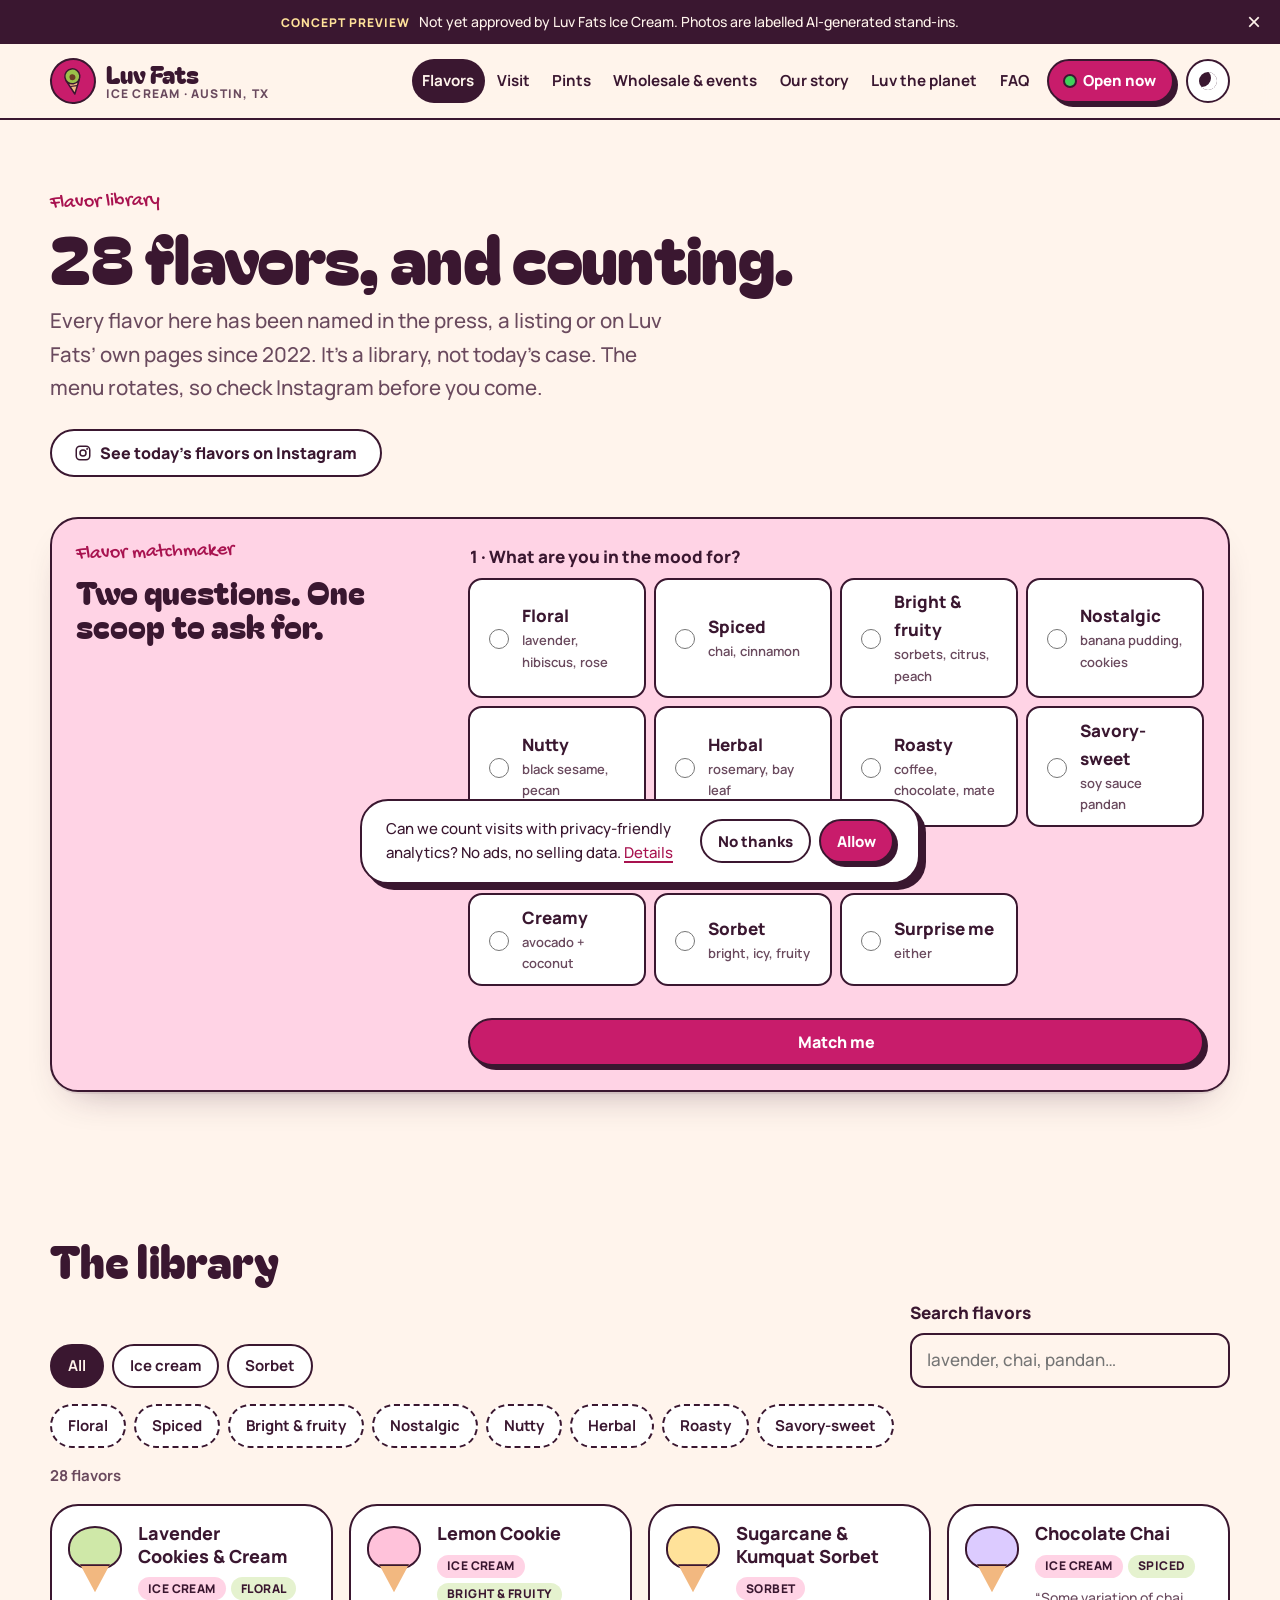
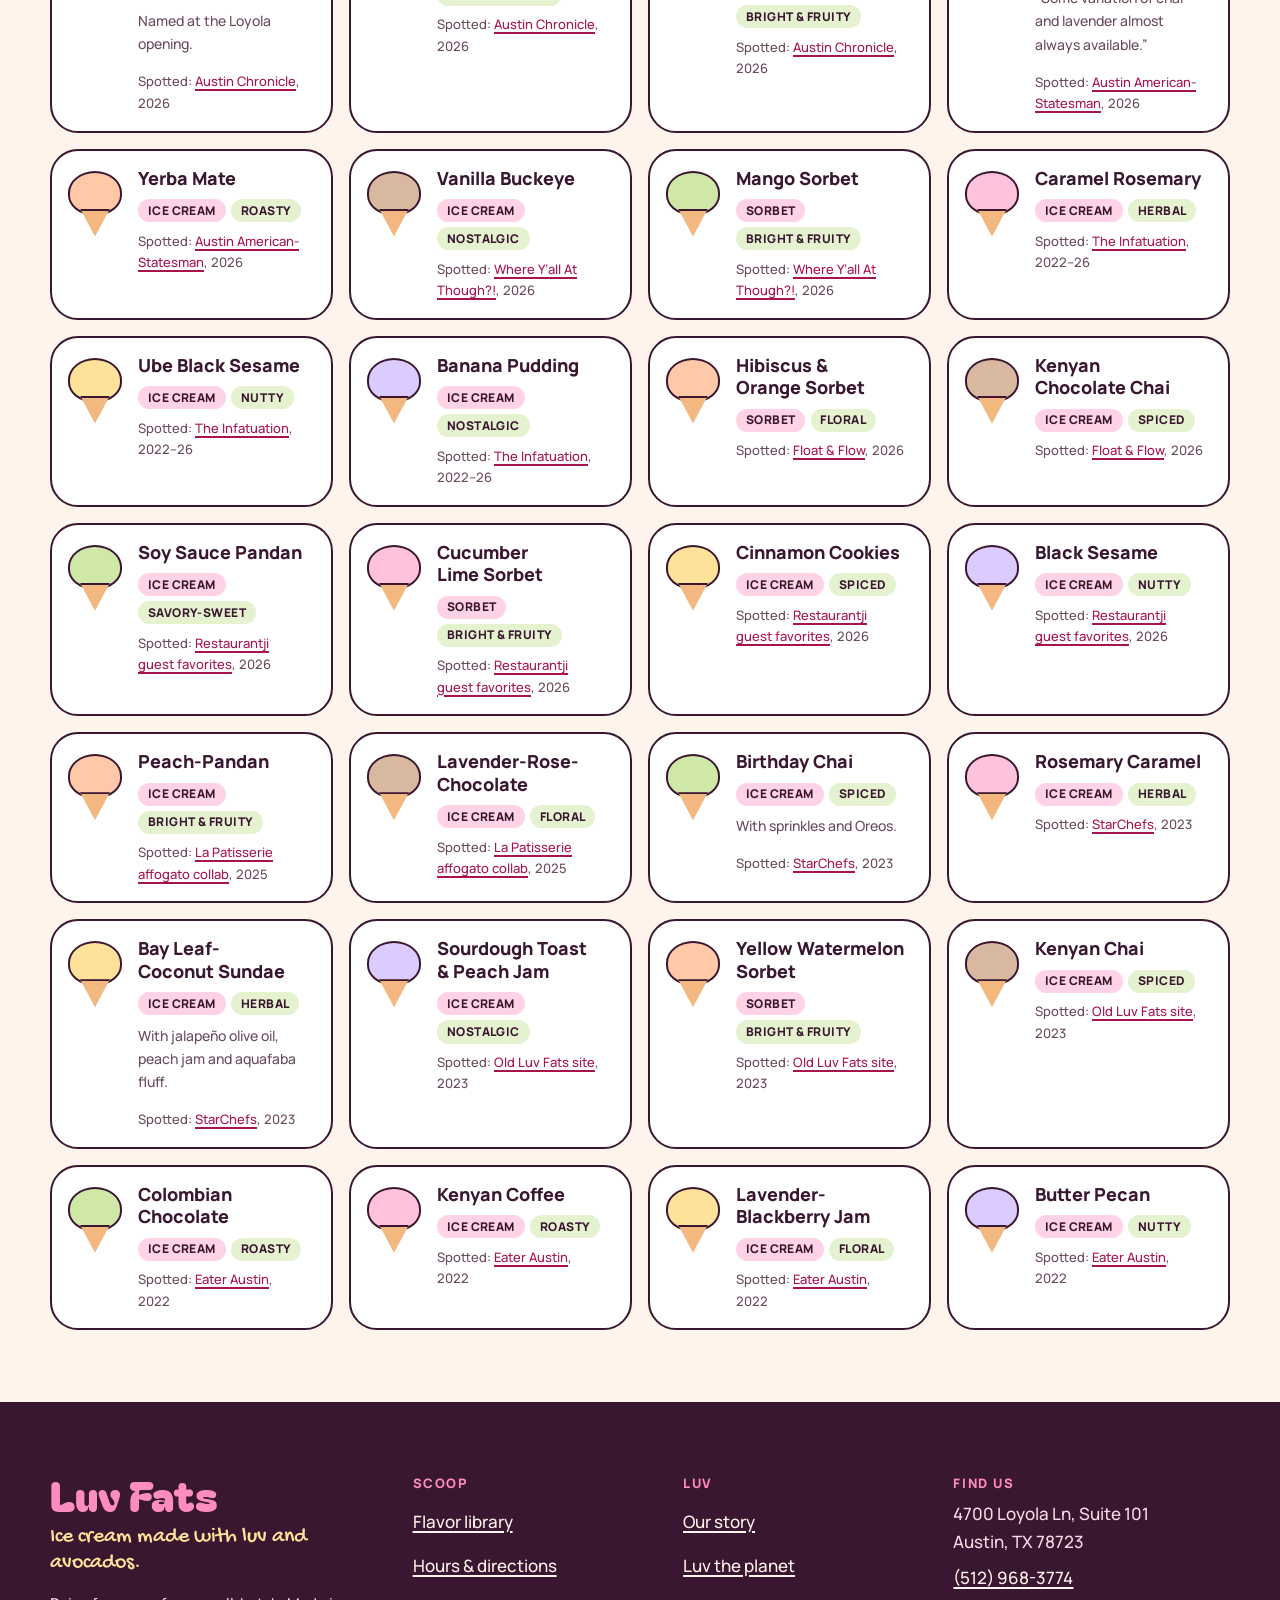
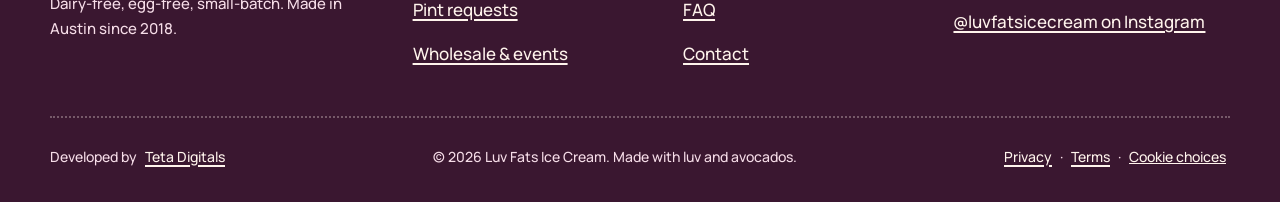
<file: flavors/index.html>
<!doctype html>
<html lang="en-US">
<head>
<meta charset="utf-8">
<meta name="viewport" content="width=device-width, initial-scale=1">
<meta name="robots" content="noindex,nofollow">
<title>Flavor library · Luv Fats Ice Cream</title>
<meta name="description" content="Lavender cookies &amp; cream, ube black sesame, soy sauce pandan and more: a library of Luv Fats vegan ice cream and sorbet flavors, plus a flavor matchmaker.">
<link rel="canonical" href="https://www.luvfatsicecream.com/flavors/">
<meta property="og:type" content="website"><meta property="og:site_name" content="Luv Fats Ice Cream">
<meta property="og:title" content="Flavor library · Luv Fats Ice Cream"><meta property="og:description" content="Lavender cookies &amp; cream, ube black sesame, soy sauce pandan and more: a library of Luv Fats vegan ice cream and sorbet flavors, plus a flavor matchmaker.">
<meta property="og:url" content="https://www.luvfatsicecream.com/flavors/"><meta property="og:image" content="https://www.luvfatsicecream.com/assets/img/og.jpg">
<meta name="twitter:card" content="summary_large_image">
<meta name="theme-color" content="#FFF4EC" media="(prefers-color-scheme: light)">
<meta name="theme-color" content="#1C0F1A" media="(prefers-color-scheme: dark)">
<link rel="icon" href="../assets/icons/icon.svg" type="image/svg+xml"><link rel="icon" href="../assets/icons/favicon-32.png" sizes="32x32">
<link rel="apple-touch-icon" href="../assets/icons/apple-touch-icon.png"><link rel="manifest" href="../site.webmanifest">
<link rel="preload" href="../assets/fonts/bagel-latin.woff2" as="font" type="font/woff2" crossorigin>
<link rel="preload" href="../assets/fonts/manrope-latin.woff2" as="font" type="font/woff2" crossorigin>
<script src="../assets/js/theme-init.js"></script>
<link rel="stylesheet" href="../assets/css/site.css">
<script type="application/ld+json">{"@context": "https://schema.org", "@type": "BreadcrumbList", "itemListElement": [{"@type": "ListItem", "position": 1, "name": "Home", "item": "https://www.luvfatsicecream.com/"}, {"@type": "ListItem", "position": 2, "name": "Flavor library", "item": "https://www.luvfatsicecream.com/flavors/"}]}</script><script type="application/ld+json">{"@context": "https://schema.org", "@type": "ItemList", "name": "Luv Fats flavor library", "itemListElement": [{"@type": "ListItem", "position": 1, "name": "Lavender Cookies & Cream"}, {"@type": "ListItem", "position": 2, "name": "Lemon Cookie"}, {"@type": "ListItem", "position": 3, "name": "Sugarcane & Kumquat Sorbet"}, {"@type": "ListItem", "position": 4, "name": "Chocolate Chai"}, {"@type": "ListItem", "position": 5, "name": "Yerba Mate"}, {"@type": "ListItem", "position": 6, "name": "Vanilla Buckeye"}, {"@type": "ListItem", "position": 7, "name": "Mango Sorbet"}, {"@type": "ListItem", "position": 8, "name": "Caramel Rosemary"}, {"@type": "ListItem", "position": 9, "name": "Ube Black Sesame"}, {"@type": "ListItem", "position": 10, "name": "Banana Pudding"}, {"@type": "ListItem", "position": 11, "name": "Hibiscus & Orange Sorbet"}, {"@type": "ListItem", "position": 12, "name": "Kenyan Chocolate Chai"}, {"@type": "ListItem", "position": 13, "name": "Soy Sauce Pandan"}, {"@type": "ListItem", "position": 14, "name": "Cucumber Lime Sorbet"}, {"@type": "ListItem", "position": 15, "name": "Cinnamon Cookies"}, {"@type": "ListItem", "position": 16, "name": "Black Sesame"}, {"@type": "ListItem", "position": 17, "name": "Peach-Pandan"}, {"@type": "ListItem", "position": 18, "name": "Lavender-Rose-Chocolate"}, {"@type": "ListItem", "position": 19, "name": "Birthday Chai"}, {"@type": "ListItem", "position": 20, "name": "Rosemary Caramel"}, {"@type": "ListItem", "position": 21, "name": "Bay Leaf-Coconut Sundae"}, {"@type": "ListItem", "position": 22, "name": "Sourdough Toast & Peach Jam"}, {"@type": "ListItem", "position": 23, "name": "Yellow Watermelon Sorbet"}, {"@type": "ListItem", "position": 24, "name": "Kenyan Chai"}, {"@type": "ListItem", "position": 25, "name": "Colombian Chocolate"}, {"@type": "ListItem", "position": 26, "name": "Kenyan Coffee"}, {"@type": "ListItem", "position": 27, "name": "Lavender-Blackberry Jam"}, {"@type": "ListItem", "position": 28, "name": "Butter Pecan"}]}</script>
</head>
<body>
<aside class="ribbon" data-ribbon aria-label="Preview notice"><p><span class="label label--ink">Concept preview</span> Not yet approved by Luv Fats Ice Cream. Photos are labelled AI-generated stand-ins.</p><button type="button" class="ribbon-close" data-ribbon-close aria-label="Hide preview notice">×</button></aside><a class="skip" href="#main">Skip to content</a>
<header class="site-header"><div class="wrap header-row">
<a class="brand" href=".././"><span class="brand-mark" aria-hidden="true"><svg viewBox="0 0 32 32" width="30" height="30"><path d="M9 15 L16 30 L23 15 Z" fill="#F2B880" stroke="currentColor" stroke-width="1.6" stroke-linejoin="round"/><path d="M11 18 L21 18 M12.5 21.5 L19.5 21.5" stroke="currentColor" stroke-width="1.2"/><circle cx="16" cy="11" r="8" fill="#9BC24A" stroke="currentColor" stroke-width="1.6"/><circle cx="16" cy="12" r="3.2" fill="#6B3E26"/></svg></span><span class="brand-text">Luv Fats<small>ice cream · Austin, TX</small></span></a>
<button type="button" class="nav-toggle" aria-label="Menu" aria-expanded="false" aria-controls="site-nav" data-nav-toggle><span class="nav-toggle-bars" aria-hidden="true"></span><span class="nav-toggle-text" aria-hidden="true">Menu</span></button>
<nav class="nav" id="site-nav" aria-label="Main"><ul><li><a href="../flavors/" aria-current="page">Flavors</a></li><li><a href="../visit/">Visit</a></li><li><a href="../pints/">Pints</a></li><li><a href="../wholesale/">Wholesale &amp; events</a></li><li><a href="../our-story/">Our story</a></li><li><a href="../luv-the-planet/">Luv the planet</a></li><li><a href="../faq/">FAQ</a></li></ul>
<a class="btn btn--primary btn--small nav-cta" href="../visit/"><span class="open-dot" data-open-dot aria-hidden="true"></span><span data-open-short>Visit the shop</span></a></nav>
<button type="button" class="theme-toggle" data-theme-toggle aria-pressed="false" aria-label="Dark mode"><span aria-hidden="true" class="theme-icon"></span></button>
</div></header>
<main id="main" tabindex="-1">
<section class="page-hero"><div class="wrap"><p class="eyebrow">Flavor library</p><h1 class="display display--md">28 flavors, and counting.</h1>
<p class="lede">Every flavor here has been named in the press, a listing or on Luv Fats’ own pages since 2022. It’s a library, not today’s case. The menu rotates, so check Instagram before you come.</p>
<div class="actions"><a class="btn btn--ghost" href="https://www.instagram.com/luvfatsicecream/" rel="noopener"><svg aria-hidden="true" viewBox="0 0 24 24" width="18" height="18"><rect x="3" y="3" width="18" height="18" rx="5" fill="none" stroke="currentColor" stroke-width="2"/><circle cx="12" cy="12" r="4" fill="none" stroke="currentColor" stroke-width="2"/><circle cx="17.5" cy="6.5" r="1.3" fill="currentColor"/></svg><span>See today’s flavors on Instagram</span></a></div></div></section>
<section class="section section--flush" id="match" aria-labelledby="match-h"><div class="wrap"><div class="card matcher">
<div><p class="eyebrow">Flavor matchmaker</p><h2 id="match-h" class="h2 h2--sm">Two questions. One scoop to ask for.</h2></div>
<form class="match-form" data-matcher novalidate>
<fieldset class="fieldset"><legend>1 · What are you in the mood for?</legend><div class="choices choices--4"><label class="choice"><input type="radio" name="mood" value="floral" required><span>Floral<small>lavender, hibiscus, rose</small></span></label><label class="choice"><input type="radio" name="mood" value="spiced" required><span>Spiced<small>chai, cinnamon</small></span></label><label class="choice"><input type="radio" name="mood" value="bright" required><span>Bright &amp; fruity<small>sorbets, citrus, peach</small></span></label><label class="choice"><input type="radio" name="mood" value="nostalgic" required><span>Nostalgic<small>banana pudding, cookies</small></span></label><label class="choice"><input type="radio" name="mood" value="nutty" required><span>Nutty<small>black sesame, pecan</small></span></label><label class="choice"><input type="radio" name="mood" value="herbal" required><span>Herbal<small>rosemary, bay leaf</small></span></label><label class="choice"><input type="radio" name="mood" value="roasty" required><span>Roasty<small>coffee, chocolate, mate</small></span></label><label class="choice"><input type="radio" name="mood" value="savory-sweet" required><span>Savory-sweet<small>soy sauce pandan</small></span></label></div><p class="error" data-error-for="mood" hidden></p></fieldset>
<fieldset class="fieldset"><legend>2 · Creamy or icy?</legend><div class="choices choices--3">
<label class="choice"><input type="radio" name="base" value="ice cream" required><span>Creamy<small>avocado + coconut</small></span></label>
<label class="choice"><input type="radio" name="base" value="sorbet"><span>Sorbet<small>bright, icy, fruity</small></span></label>
<label class="choice"><input type="radio" name="base" value="any"><span>Surprise me<small>either</small></span></label></div><p class="error" data-error-for="base" hidden></p></fieldset>
<button type="submit" class="btn btn--primary">Match me</button></form>
<div class="match-result" data-match-result aria-live="polite" hidden></div></div></div></section>
<section class="section" aria-labelledby="lib-h"><div class="wrap" id="library">
<h2 id="lib-h" class="h2">The library</h2>
<div class="toolbar"><div class="chips" role="group" aria-label="Filter by type">
<button type="button" class="chip" data-type-filter="all" aria-pressed="true">All</button>
<button type="button" class="chip" data-type-filter="ice cream" aria-pressed="false">Ice cream</button>
<button type="button" class="chip" data-type-filter="sorbet" aria-pressed="false">Sorbet</button></div>
<div class="field field--inline"><label for="flavor-search">Search flavors</label><input id="flavor-search" type="search" placeholder="lavender, chai, pandan…" autocomplete="off"></div></div>
<div class="chips chips--soft" role="group" aria-label="Filter by flavor profile"><button type="button" class="chip" data-profile-filter="floral" aria-pressed="false">Floral</button><button type="button" class="chip" data-profile-filter="spiced" aria-pressed="false">Spiced</button><button type="button" class="chip" data-profile-filter="bright" aria-pressed="false">Bright &amp; fruity</button><button type="button" class="chip" data-profile-filter="nostalgic" aria-pressed="false">Nostalgic</button><button type="button" class="chip" data-profile-filter="nutty" aria-pressed="false">Nutty</button><button type="button" class="chip" data-profile-filter="herbal" aria-pressed="false">Herbal</button><button type="button" class="chip" data-profile-filter="roasty" aria-pressed="false">Roasty</button><button type="button" class="chip" data-profile-filter="savory-sweet" aria-pressed="false">Savory-sweet</button></div>
<p class="result-count" aria-live="polite" data-count>28 flavors</p>
<ul class="flavor-grid"><li class="flavor scoop--mint" data-type="ice cream" data-profile="floral" data-search="lavender cookies &amp; cream floral ice cream"><span class="flavor-scoop" aria-hidden="true"></span><div><h3 class="h4">Lavender Cookies &amp; Cream</h3><p class="tags"><span class="tag">ice cream</span><span class="tag tag--soft">Floral</span></p><p class="fine">Named at the Loyola opening.</p><p class="spotted">Spotted: <a href="https://www.austinchronicle.com/music/crosstalk/buzzy-new-homes-for-dancing-eating-and-jazz-snapping/" rel="noopener">Austin Chronicle</a>, 2026</p></div></li><li class="flavor scoop--pink" data-type="ice cream" data-profile="bright" data-search="lemon cookie bright ice cream"><span class="flavor-scoop" aria-hidden="true"></span><div><h3 class="h4">Lemon Cookie</h3><p class="tags"><span class="tag">ice cream</span><span class="tag tag--soft">Bright &amp; fruity</span></p><p class="spotted">Spotted: <a href="https://www.austinchronicle.com/music/crosstalk/buzzy-new-homes-for-dancing-eating-and-jazz-snapping/" rel="noopener">Austin Chronicle</a>, 2026</p></div></li><li class="flavor scoop--butter" data-type="sorbet" data-profile="bright" data-search="sugarcane &amp; kumquat sorbet bright sorbet"><span class="flavor-scoop" aria-hidden="true"></span><div><h3 class="h4">Sugarcane &amp; Kumquat Sorbet</h3><p class="tags"><span class="tag">sorbet</span><span class="tag tag--soft">Bright &amp; fruity</span></p><p class="spotted">Spotted: <a href="https://www.austinchronicle.com/music/crosstalk/buzzy-new-homes-for-dancing-eating-and-jazz-snapping/" rel="noopener">Austin Chronicle</a>, 2026</p></div></li><li class="flavor scoop--lilac" data-type="ice cream" data-profile="spiced" data-search="chocolate chai spiced ice cream"><span class="flavor-scoop" aria-hidden="true"></span><div><h3 class="h4">Chocolate Chai</h3><p class="tags"><span class="tag">ice cream</span><span class="tag tag--soft">Spiced</span></p><p class="fine">“Some variation of chai and lavender almost always available.”</p><p class="spotted">Spotted: <a href="https://www.statesman.com/project/best-ice-cream-austin-shops-gelato-vegan-paletas/" rel="noopener">Austin American-Statesman</a>, 2026</p></div></li><li class="flavor scoop--peach" data-type="ice cream" data-profile="roasty" data-search="yerba mate roasty ice cream"><span class="flavor-scoop" aria-hidden="true"></span><div><h3 class="h4">Yerba Mate</h3><p class="tags"><span class="tag">ice cream</span><span class="tag tag--soft">Roasty</span></p><p class="spotted">Spotted: <a href="https://www.statesman.com/project/best-ice-cream-austin-shops-gelato-vegan-paletas/" rel="noopener">Austin American-Statesman</a>, 2026</p></div></li><li class="flavor scoop--cocoa" data-type="ice cream" data-profile="nostalgic" data-search="vanilla buckeye nostalgic ice cream"><span class="flavor-scoop" aria-hidden="true"></span><div><h3 class="h4">Vanilla Buckeye</h3><p class="tags"><span class="tag">ice cream</span><span class="tag tag--soft">Nostalgic</span></p><p class="spotted">Spotted: <a href="https://www.whereyallatthough.com/hub/where-yall-eating-at-though-august-2026" rel="noopener">Where Y’all At Though?!</a>, 2026</p></div></li><li class="flavor scoop--mint" data-type="sorbet" data-profile="bright" data-search="mango sorbet bright sorbet"><span class="flavor-scoop" aria-hidden="true"></span><div><h3 class="h4">Mango Sorbet</h3><p class="tags"><span class="tag">sorbet</span><span class="tag tag--soft">Bright &amp; fruity</span></p><p class="spotted">Spotted: <a href="https://www.whereyallatthough.com/hub/where-yall-eating-at-though-august-2026" rel="noopener">Where Y’all At Though?!</a>, 2026</p></div></li><li class="flavor scoop--pink" data-type="ice cream" data-profile="herbal" data-search="caramel rosemary herbal ice cream"><span class="flavor-scoop" aria-hidden="true"></span><div><h3 class="h4">Caramel Rosemary</h3><p class="tags"><span class="tag">ice cream</span><span class="tag tag--soft">Herbal</span></p><p class="spotted">Spotted: <a href="https://www.theinfatuation.com/austin/reviews/luv-fats-ice-cream" rel="noopener">The Infatuation</a>, 2022–26</p></div></li><li class="flavor scoop--butter" data-type="ice cream" data-profile="nutty" data-search="ube black sesame nutty ice cream"><span class="flavor-scoop" aria-hidden="true"></span><div><h3 class="h4">Ube Black Sesame</h3><p class="tags"><span class="tag">ice cream</span><span class="tag tag--soft">Nutty</span></p><p class="spotted">Spotted: <a href="https://www.theinfatuation.com/austin/reviews/luv-fats-ice-cream" rel="noopener">The Infatuation</a>, 2022–26</p></div></li><li class="flavor scoop--lilac" data-type="ice cream" data-profile="nostalgic" data-search="banana pudding nostalgic ice cream"><span class="flavor-scoop" aria-hidden="true"></span><div><h3 class="h4">Banana Pudding</h3><p class="tags"><span class="tag">ice cream</span><span class="tag tag--soft">Nostalgic</span></p><p class="spotted">Spotted: <a href="https://www.theinfatuation.com/austin/reviews/luv-fats-ice-cream" rel="noopener">The Infatuation</a>, 2022–26</p></div></li><li class="flavor scoop--peach" data-type="sorbet" data-profile="floral" data-search="hibiscus &amp; orange sorbet floral sorbet"><span class="flavor-scoop" aria-hidden="true"></span><div><h3 class="h4">Hibiscus &amp; Orange Sorbet</h3><p class="tags"><span class="tag">sorbet</span><span class="tag tag--soft">Floral</span></p><p class="spotted">Spotted: <a href="https://floatandflowmag.substack.com/p/issue-05-culture-why-chi-ndika-of" rel="noopener">Float &amp; Flow</a>, 2026</p></div></li><li class="flavor scoop--cocoa" data-type="ice cream" data-profile="spiced" data-search="kenyan chocolate chai spiced ice cream"><span class="flavor-scoop" aria-hidden="true"></span><div><h3 class="h4">Kenyan Chocolate Chai</h3><p class="tags"><span class="tag">ice cream</span><span class="tag tag--soft">Spiced</span></p><p class="spotted">Spotted: <a href="https://floatandflowmag.substack.com/p/issue-05-culture-why-chi-ndika-of" rel="noopener">Float &amp; Flow</a>, 2026</p></div></li><li class="flavor scoop--mint" data-type="ice cream" data-profile="savory-sweet" data-search="soy sauce pandan savory-sweet ice cream"><span class="flavor-scoop" aria-hidden="true"></span><div><h3 class="h4">Soy Sauce Pandan</h3><p class="tags"><span class="tag">ice cream</span><span class="tag tag--soft">Savory-sweet</span></p><p class="spotted">Spotted: <a href="https://www.restaurantji.com/tx/austin/luv-fats-ice-cream-/" rel="noopener">Restaurantji guest favorites</a>, 2026</p></div></li><li class="flavor scoop--pink" data-type="sorbet" data-profile="bright" data-search="cucumber lime sorbet bright sorbet"><span class="flavor-scoop" aria-hidden="true"></span><div><h3 class="h4">Cucumber Lime Sorbet</h3><p class="tags"><span class="tag">sorbet</span><span class="tag tag--soft">Bright &amp; fruity</span></p><p class="spotted">Spotted: <a href="https://www.restaurantji.com/tx/austin/luv-fats-ice-cream-/" rel="noopener">Restaurantji guest favorites</a>, 2026</p></div></li><li class="flavor scoop--butter" data-type="ice cream" data-profile="spiced" data-search="cinnamon cookies spiced ice cream"><span class="flavor-scoop" aria-hidden="true"></span><div><h3 class="h4">Cinnamon Cookies</h3><p class="tags"><span class="tag">ice cream</span><span class="tag tag--soft">Spiced</span></p><p class="spotted">Spotted: <a href="https://www.restaurantji.com/tx/austin/luv-fats-ice-cream-/" rel="noopener">Restaurantji guest favorites</a>, 2026</p></div></li><li class="flavor scoop--lilac" data-type="ice cream" data-profile="nutty" data-search="black sesame nutty ice cream"><span class="flavor-scoop" aria-hidden="true"></span><div><h3 class="h4">Black Sesame</h3><p class="tags"><span class="tag">ice cream</span><span class="tag tag--soft">Nutty</span></p><p class="spotted">Spotted: <a href="https://www.restaurantji.com/tx/austin/luv-fats-ice-cream-/" rel="noopener">Restaurantji guest favorites</a>, 2026</p></div></li><li class="flavor scoop--peach" data-type="ice cream" data-profile="bright" data-search="peach-pandan bright ice cream"><span class="flavor-scoop" aria-hidden="true"></span><div><h3 class="h4">Peach-Pandan</h3><p class="tags"><span class="tag">ice cream</span><span class="tag tag--soft">Bright &amp; fruity</span></p><p class="spotted">Spotted: <a href="https://lpaustin.com/events" rel="noopener">La Patisserie affogato collab</a>, 2025</p></div></li><li class="flavor scoop--cocoa" data-type="ice cream" data-profile="floral" data-search="lavender-rose-chocolate floral ice cream"><span class="flavor-scoop" aria-hidden="true"></span><div><h3 class="h4">Lavender-Rose-Chocolate</h3><p class="tags"><span class="tag">ice cream</span><span class="tag tag--soft">Floral</span></p><p class="spotted">Spotted: <a href="https://lpaustin.com/events" rel="noopener">La Patisserie affogato collab</a>, 2025</p></div></li><li class="flavor scoop--mint" data-type="ice cream" data-profile="spiced" data-search="birthday chai spiced ice cream"><span class="flavor-scoop" aria-hidden="true"></span><div><h3 class="h4">Birthday Chai</h3><p class="tags"><span class="tag">ice cream</span><span class="tag tag--soft">Spiced</span></p><p class="fine">With sprinkles and Oreos.</p><p class="spotted">Spotted: <a href="https://www.starchefs.com/on-the-ground/chi-ndika" rel="noopener">StarChefs</a>, 2023</p></div></li><li class="flavor scoop--pink" data-type="ice cream" data-profile="herbal" data-search="rosemary caramel herbal ice cream"><span class="flavor-scoop" aria-hidden="true"></span><div><h3 class="h4">Rosemary Caramel</h3><p class="tags"><span class="tag">ice cream</span><span class="tag tag--soft">Herbal</span></p><p class="spotted">Spotted: <a href="https://www.starchefs.com/on-the-ground/chi-ndika" rel="noopener">StarChefs</a>, 2023</p></div></li><li class="flavor scoop--butter" data-type="ice cream" data-profile="herbal" data-search="bay leaf-coconut sundae herbal ice cream"><span class="flavor-scoop" aria-hidden="true"></span><div><h3 class="h4">Bay Leaf-Coconut Sundae</h3><p class="tags"><span class="tag">ice cream</span><span class="tag tag--soft">Herbal</span></p><p class="fine">With jalapeño olive oil, peach jam and aquafaba fluff.</p><p class="spotted">Spotted: <a href="https://www.starchefs.com/on-the-ground/chi-ndika" rel="noopener">StarChefs</a>, 2023</p></div></li><li class="flavor scoop--lilac" data-type="ice cream" data-profile="nostalgic" data-search="sourdough toast &amp; peach jam nostalgic ice cream"><span class="flavor-scoop" aria-hidden="true"></span><div><h3 class="h4">Sourdough Toast &amp; Peach Jam</h3><p class="tags"><span class="tag">ice cream</span><span class="tag tag--soft">Nostalgic</span></p><p class="spotted">Spotted: <a href="https://www.luvfatsicecream.com/pre-order" rel="noopener">Old Luv Fats site</a>, 2023</p></div></li><li class="flavor scoop--peach" data-type="sorbet" data-profile="bright" data-search="yellow watermelon sorbet bright sorbet"><span class="flavor-scoop" aria-hidden="true"></span><div><h3 class="h4">Yellow Watermelon Sorbet</h3><p class="tags"><span class="tag">sorbet</span><span class="tag tag--soft">Bright &amp; fruity</span></p><p class="spotted">Spotted: <a href="https://www.luvfatsicecream.com/pre-order" rel="noopener">Old Luv Fats site</a>, 2023</p></div></li><li class="flavor scoop--cocoa" data-type="ice cream" data-profile="spiced" data-search="kenyan chai spiced ice cream"><span class="flavor-scoop" aria-hidden="true"></span><div><h3 class="h4">Kenyan Chai</h3><p class="tags"><span class="tag">ice cream</span><span class="tag tag--soft">Spiced</span></p><p class="spotted">Spotted: <a href="https://www.luvfatsicecream.com/pre-order" rel="noopener">Old Luv Fats site</a>, 2023</p></div></li><li class="flavor scoop--mint" data-type="ice cream" data-profile="roasty" data-search="colombian chocolate roasty ice cream"><span class="flavor-scoop" aria-hidden="true"></span><div><h3 class="h4">Colombian Chocolate</h3><p class="tags"><span class="tag">ice cream</span><span class="tag tag--soft">Roasty</span></p><p class="spotted">Spotted: <a href="https://austin.eater.com/2022/5/31/23148884/luv-fats-ice-cream-austin-open-store-vegan" rel="noopener">Eater Austin</a>, 2022</p></div></li><li class="flavor scoop--pink" data-type="ice cream" data-profile="roasty" data-search="kenyan coffee roasty ice cream"><span class="flavor-scoop" aria-hidden="true"></span><div><h3 class="h4">Kenyan Coffee</h3><p class="tags"><span class="tag">ice cream</span><span class="tag tag--soft">Roasty</span></p><p class="spotted">Spotted: <a href="https://austin.eater.com/2022/5/31/23148884/luv-fats-ice-cream-austin-open-store-vegan" rel="noopener">Eater Austin</a>, 2022</p></div></li><li class="flavor scoop--butter" data-type="ice cream" data-profile="floral" data-search="lavender-blackberry jam floral ice cream"><span class="flavor-scoop" aria-hidden="true"></span><div><h3 class="h4">Lavender-Blackberry Jam</h3><p class="tags"><span class="tag">ice cream</span><span class="tag tag--soft">Floral</span></p><p class="spotted">Spotted: <a href="https://austin.eater.com/2022/5/31/23148884/luv-fats-ice-cream-austin-open-store-vegan" rel="noopener">Eater Austin</a>, 2022</p></div></li><li class="flavor scoop--lilac" data-type="ice cream" data-profile="nutty" data-search="butter pecan nutty ice cream"><span class="flavor-scoop" aria-hidden="true"></span><div><h3 class="h4">Butter Pecan</h3><p class="tags"><span class="tag">ice cream</span><span class="tag tag--soft">Nutty</span></p><p class="spotted">Spotted: <a href="https://austin.eater.com/2022/5/31/23148884/luv-fats-ice-cream-austin-open-store-vegan" rel="noopener">Eater Austin</a>, 2022</p></div></li></ul>
<p class="note" data-empty hidden>No match in the library yet. Ask at the counter, or send a flavor request from the contact page.</p>
</div></section>
</main>
<footer class="site-footer"><div class="wrap">
<div class="footer-grid">
<div class="footer-brand"><p class="footer-mark">Luv Fats</p><p class="footer-tag">Ice cream made with luv and avocados.</p>
<p class="footer-small">Dairy-free, egg-free, small-batch. Made in Austin since 2018.</p></div>
<div><h2 class="footer-h">Scoop</h2><ul class="footer-list"><li><a href="../flavors/">Flavor library</a></li><li><a href="../visit/">Hours &amp; directions</a></li><li><a href="../pints/">Pint requests</a></li><li><a href="../wholesale/">Wholesale &amp; events</a></li></ul></div>
<div><h2 class="footer-h">Luv</h2><ul class="footer-list"><li><a href="../our-story/">Our story</a></li><li><a href="../luv-the-planet/">Luv the planet</a></li><li><a href="../faq/">FAQ</a></li><li><a href="../contact/">Contact</a></li></ul></div>
<div><h2 class="footer-h">Find us</h2><address class="footer-list"><span>4700 Loyola Ln, Suite 101</span><span>Austin, TX 78723</span>
<a href="tel:+15129683774">(512) 968-3774</a><a href="https://www.instagram.com/luvfatsicecream/" rel="noopener">@luvfatsicecream on Instagram</a></address></div>
</div>
<div class="footer-base">
<p>Developed by <a href="https://teta.dpdns.org">Teta Digitals</a></p><p>© 2026 Luv Fats Ice Cream. Made with luv and avocados.</p>
<p><a href="../privacy/">Privacy</a> · <a href="../terms/">Terms</a> · <button type="button" class="linklike" data-consent-reset>Cookie choices</button></p></div>
</div></footer>
<div class="consent" data-consent hidden role="region" aria-label="Analytics choice">
<p>Can we count visits with privacy-friendly analytics? No ads, no selling data. <a href="../privacy/">Details</a></p>
<div class="consent-actions"><button type="button" class="btn btn--ghost btn--small" data-consent-choice="no">No thanks</button>
<button type="button" class="btn btn--primary btn--small" data-consent-choice="yes">Allow</button></div></div>
<script type="module" src="../assets/js/main.js"></script>
</body>
</html>
</file>
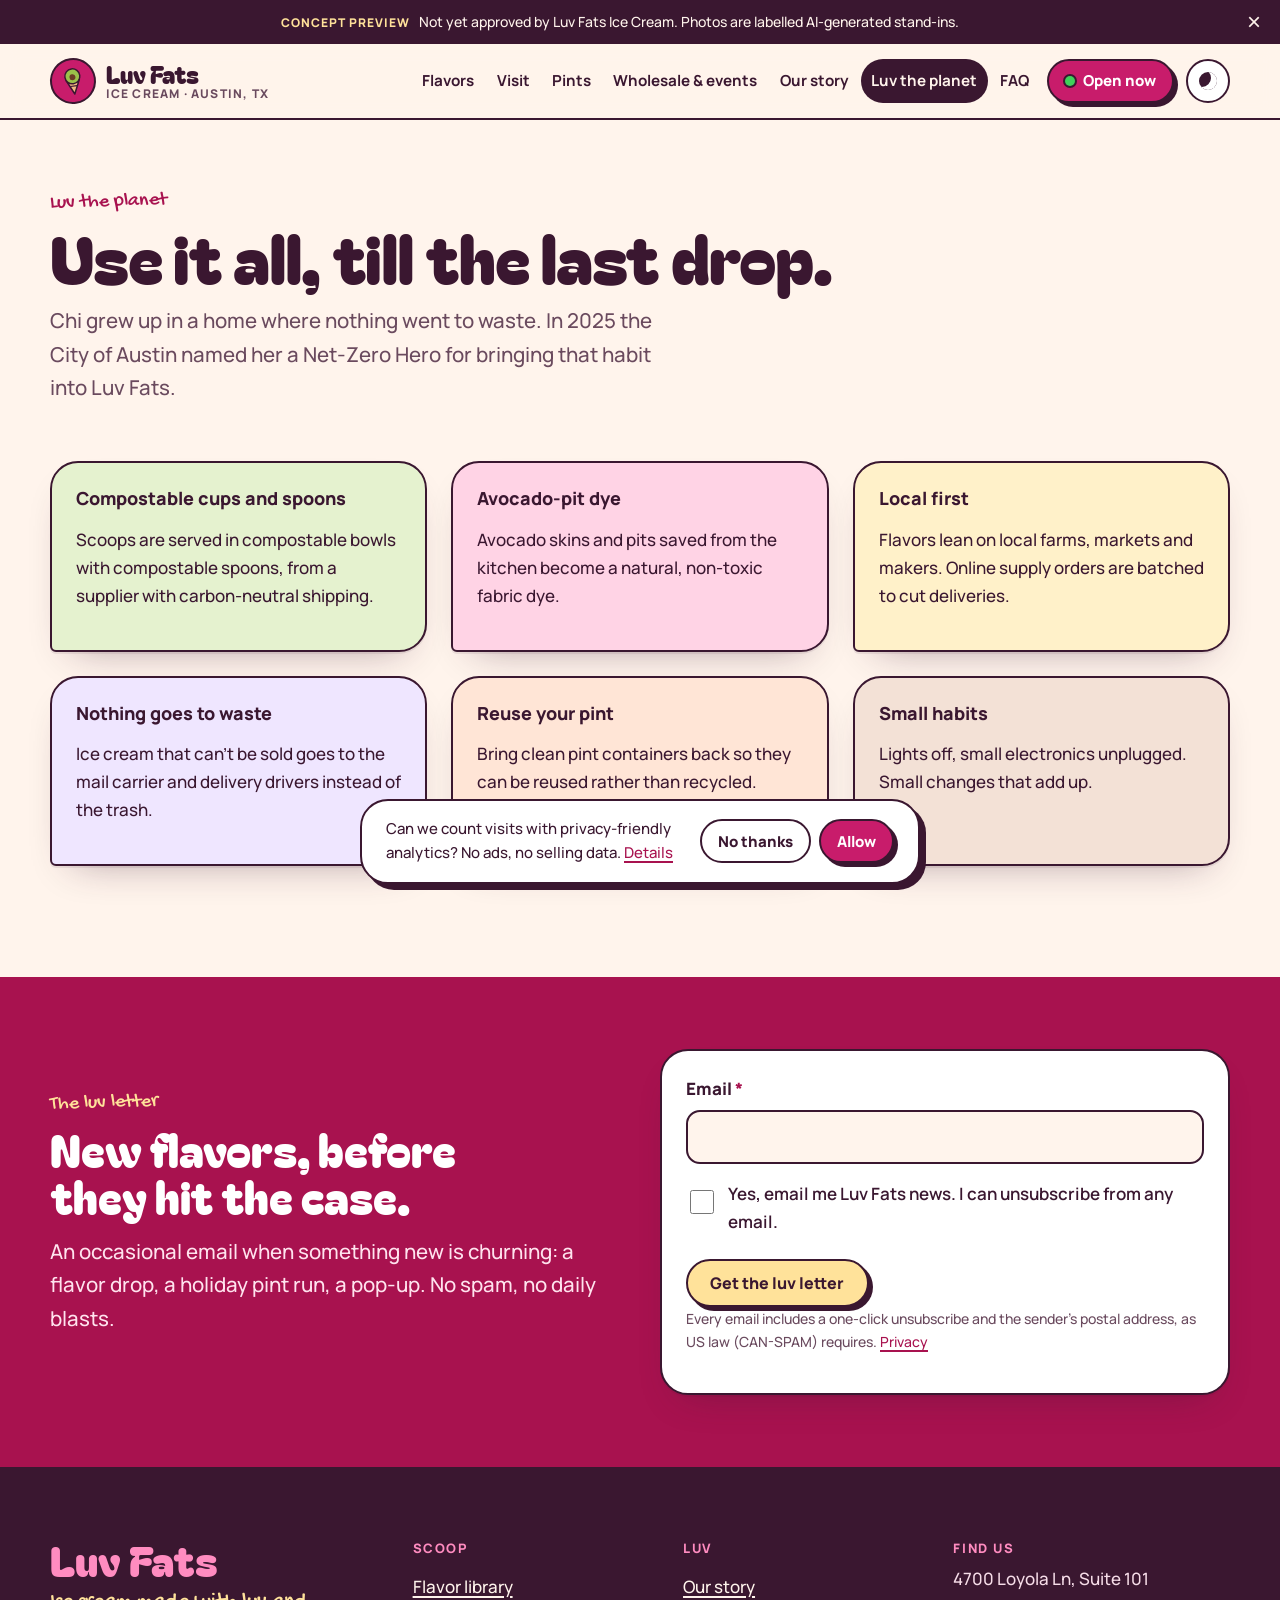
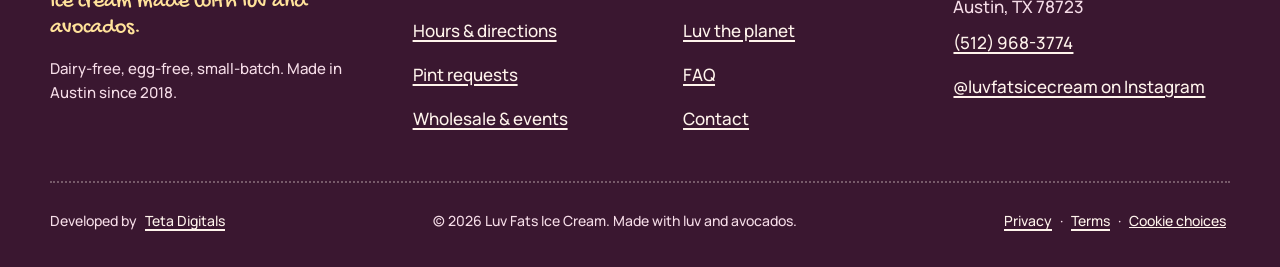
<file: luv-the-planet/index.html>
<!doctype html>
<html lang="en-US">
<head>
<meta charset="utf-8">
<meta name="viewport" content="width=device-width, initial-scale=1">
<meta name="robots" content="noindex,nofollow">
<title>Luv the planet · Luv Fats Ice Cream</title>
<meta name="description" content="How Luv Fats keeps waste down: compostable serveware, avocado-pit dye, local sourcing and reusable pints.">
<link rel="canonical" href="https://www.luvfatsicecream.com/luv-the-planet/">
<meta property="og:type" content="website"><meta property="og:site_name" content="Luv Fats Ice Cream">
<meta property="og:title" content="Luv the planet · Luv Fats Ice Cream"><meta property="og:description" content="How Luv Fats keeps waste down: compostable serveware, avocado-pit dye, local sourcing and reusable pints.">
<meta property="og:url" content="https://www.luvfatsicecream.com/luv-the-planet/"><meta property="og:image" content="https://www.luvfatsicecream.com/assets/img/og.jpg">
<meta name="twitter:card" content="summary_large_image">
<meta name="theme-color" content="#FFF4EC" media="(prefers-color-scheme: light)">
<meta name="theme-color" content="#1C0F1A" media="(prefers-color-scheme: dark)">
<link rel="icon" href="../assets/icons/icon.svg" type="image/svg+xml"><link rel="icon" href="../assets/icons/favicon-32.png" sizes="32x32">
<link rel="apple-touch-icon" href="../assets/icons/apple-touch-icon.png"><link rel="manifest" href="../site.webmanifest">
<link rel="preload" href="../assets/fonts/bagel-latin.woff2" as="font" type="font/woff2" crossorigin>
<link rel="preload" href="../assets/fonts/manrope-latin.woff2" as="font" type="font/woff2" crossorigin>
<script src="../assets/js/theme-init.js"></script>
<link rel="stylesheet" href="../assets/css/site.css">
<script type="application/ld+json">{"@context": "https://schema.org", "@type": "BreadcrumbList", "itemListElement": [{"@type": "ListItem", "position": 1, "name": "Home", "item": "https://www.luvfatsicecream.com/"}, {"@type": "ListItem", "position": 2, "name": "Luv the planet", "item": "https://www.luvfatsicecream.com/luv-the-planet/"}]}</script>
</head>
<body>
<aside class="ribbon" data-ribbon aria-label="Preview notice"><p><span class="label label--ink">Concept preview</span> Not yet approved by Luv Fats Ice Cream. Photos are labelled AI-generated stand-ins.</p><button type="button" class="ribbon-close" data-ribbon-close aria-label="Hide preview notice">×</button></aside><a class="skip" href="#main">Skip to content</a>
<header class="site-header"><div class="wrap header-row">
<a class="brand" href=".././"><span class="brand-mark" aria-hidden="true"><svg viewBox="0 0 32 32" width="30" height="30"><path d="M9 15 L16 30 L23 15 Z" fill="#F2B880" stroke="currentColor" stroke-width="1.6" stroke-linejoin="round"/><path d="M11 18 L21 18 M12.5 21.5 L19.5 21.5" stroke="currentColor" stroke-width="1.2"/><circle cx="16" cy="11" r="8" fill="#9BC24A" stroke="currentColor" stroke-width="1.6"/><circle cx="16" cy="12" r="3.2" fill="#6B3E26"/></svg></span><span class="brand-text">Luv Fats<small>ice cream · Austin, TX</small></span></a>
<button type="button" class="nav-toggle" aria-label="Menu" aria-expanded="false" aria-controls="site-nav" data-nav-toggle><span class="nav-toggle-bars" aria-hidden="true"></span><span class="nav-toggle-text" aria-hidden="true">Menu</span></button>
<nav class="nav" id="site-nav" aria-label="Main"><ul><li><a href="../flavors/">Flavors</a></li><li><a href="../visit/">Visit</a></li><li><a href="../pints/">Pints</a></li><li><a href="../wholesale/">Wholesale &amp; events</a></li><li><a href="../our-story/">Our story</a></li><li><a href="../luv-the-planet/" aria-current="page">Luv the planet</a></li><li><a href="../faq/">FAQ</a></li></ul>
<a class="btn btn--primary btn--small nav-cta" href="../visit/"><span class="open-dot" data-open-dot aria-hidden="true"></span><span data-open-short>Visit the shop</span></a></nav>
<button type="button" class="theme-toggle" data-theme-toggle aria-pressed="false" aria-label="Dark mode"><span aria-hidden="true" class="theme-icon"></span></button>
</div></header>
<main id="main" tabindex="-1">
<section class="page-hero"><div class="wrap"><p class="eyebrow">Luv the planet</p><h1 class="display display--md">Use it all, till the last drop.</h1>
<p class="lede">Chi grew up in a home where nothing went to waste. In 2025 the City of Austin named her a Net-Zero Hero for bringing that habit into Luv Fats.</p></div></section>
<section class="section section--flush"><div class="wrap"><ul class="grid-3"><li class="card act act--mint"><h2 class="h4">Compostable cups and spoons</h2><p>Scoops are served in compostable bowls with compostable spoons, from a supplier with carbon-neutral shipping.</p></li><li class="card act act--pink"><h2 class="h4">Avocado-pit dye</h2><p>Avocado skins and pits saved from the kitchen become a natural, non-toxic fabric dye.</p></li><li class="card act act--butter"><h2 class="h4">Local first</h2><p>Flavors lean on local farms, markets and makers. Online supply orders are batched to cut deliveries.</p></li><li class="card act act--lilac"><h2 class="h4">Nothing goes to waste</h2><p>Ice cream that can’t be sold goes to the mail carrier and delivery drivers instead of the trash.</p></li><li class="card act act--peach"><h2 class="h4">Reuse your pint</h2><p>Bring clean pint containers back so they can be reused rather than recycled.</p></li><li class="card act act--cocoa"><h2 class="h4">Small habits</h2><p>Lights off, small electronics unplugged. Small changes that add up.</p></li></ul>
<p class="fine center">Practices as described in the <a href="https://www.austintexas.gov/climate/sustainable-austin-blog/net-zero-hero-chi-ndika" rel="noopener">City of Austin Net-Zero Hero profile</a> (Aug 9, 2025).</p></div></section>
<section class="section section--pink" aria-labelledby="ll-h-planet"><div class="wrap split split--center">
<div><p class="eyebrow eyebrow--light">The luv letter</p><h2 id="ll-h-planet" class="h2">New flavors, before they hit the case.</h2>
<p class="lede lede--light">An occasional email when something new is churning: a flavor drop, a holiday pint run, a pop-up. No spam, no daily blasts.</p></div>
<div class="card card--paper"><form name="luvletter" method="POST" action="../thanks/?form=luvletter" data-netlify="true" netlify-honeypot="bot-field" novalidate data-form="luvletter"><input type="hidden" name="form-name" value="luvletter"><p class="visually-hidden"><label>Leave this empty <input name="bot-field" tabindex="-1" autocomplete="off"></label></p>
<div class="field"><label for="f-email">Email <span class="req" aria-hidden="true">*</span></label><input id="f-email" name="email" type="email" required autocomplete="email"><p class="error" data-error-for="email" hidden></p></div>
<div class="field field--check"><input id="f-consent-planet" name="consent" type="checkbox" value="yes" required>
<label for="f-consent-planet">Yes, email me Luv Fats news. I can unsubscribe from any email.</label>
<p class="error" data-error-for="consent" hidden></p></div>
<button class="btn btn--primary" type="submit">Get the luv letter</button>
<p class="fine">Every email includes a one-click unsubscribe and the sender’s postal address, as US law (CAN-SPAM) requires. <a href="../privacy/">Privacy</a></p>
</form></div></div></section>
</main>
<footer class="site-footer"><div class="wrap">
<div class="footer-grid">
<div class="footer-brand"><p class="footer-mark">Luv Fats</p><p class="footer-tag">Ice cream made with luv and avocados.</p>
<p class="footer-small">Dairy-free, egg-free, small-batch. Made in Austin since 2018.</p></div>
<div><h2 class="footer-h">Scoop</h2><ul class="footer-list"><li><a href="../flavors/">Flavor library</a></li><li><a href="../visit/">Hours &amp; directions</a></li><li><a href="../pints/">Pint requests</a></li><li><a href="../wholesale/">Wholesale &amp; events</a></li></ul></div>
<div><h2 class="footer-h">Luv</h2><ul class="footer-list"><li><a href="../our-story/">Our story</a></li><li><a href="../luv-the-planet/">Luv the planet</a></li><li><a href="../faq/">FAQ</a></li><li><a href="../contact/">Contact</a></li></ul></div>
<div><h2 class="footer-h">Find us</h2><address class="footer-list"><span>4700 Loyola Ln, Suite 101</span><span>Austin, TX 78723</span>
<a href="tel:+15129683774">(512) 968-3774</a><a href="https://www.instagram.com/luvfatsicecream/" rel="noopener">@luvfatsicecream on Instagram</a></address></div>
</div>
<div class="footer-base">
<p>Developed by <a href="https://teta.dpdns.org">Teta Digitals</a></p><p>© 2026 Luv Fats Ice Cream. Made with luv and avocados.</p>
<p><a href="../privacy/">Privacy</a> · <a href="../terms/">Terms</a> · <button type="button" class="linklike" data-consent-reset>Cookie choices</button></p></div>
</div></footer>
<div class="consent" data-consent hidden role="region" aria-label="Analytics choice">
<p>Can we count visits with privacy-friendly analytics? No ads, no selling data. <a href="../privacy/">Details</a></p>
<div class="consent-actions"><button type="button" class="btn btn--ghost btn--small" data-consent-choice="no">No thanks</button>
<button type="button" class="btn btn--primary btn--small" data-consent-choice="yes">Allow</button></div></div>
<script type="module" src="../assets/js/main.js"></script>
</body>
</html>
</file>
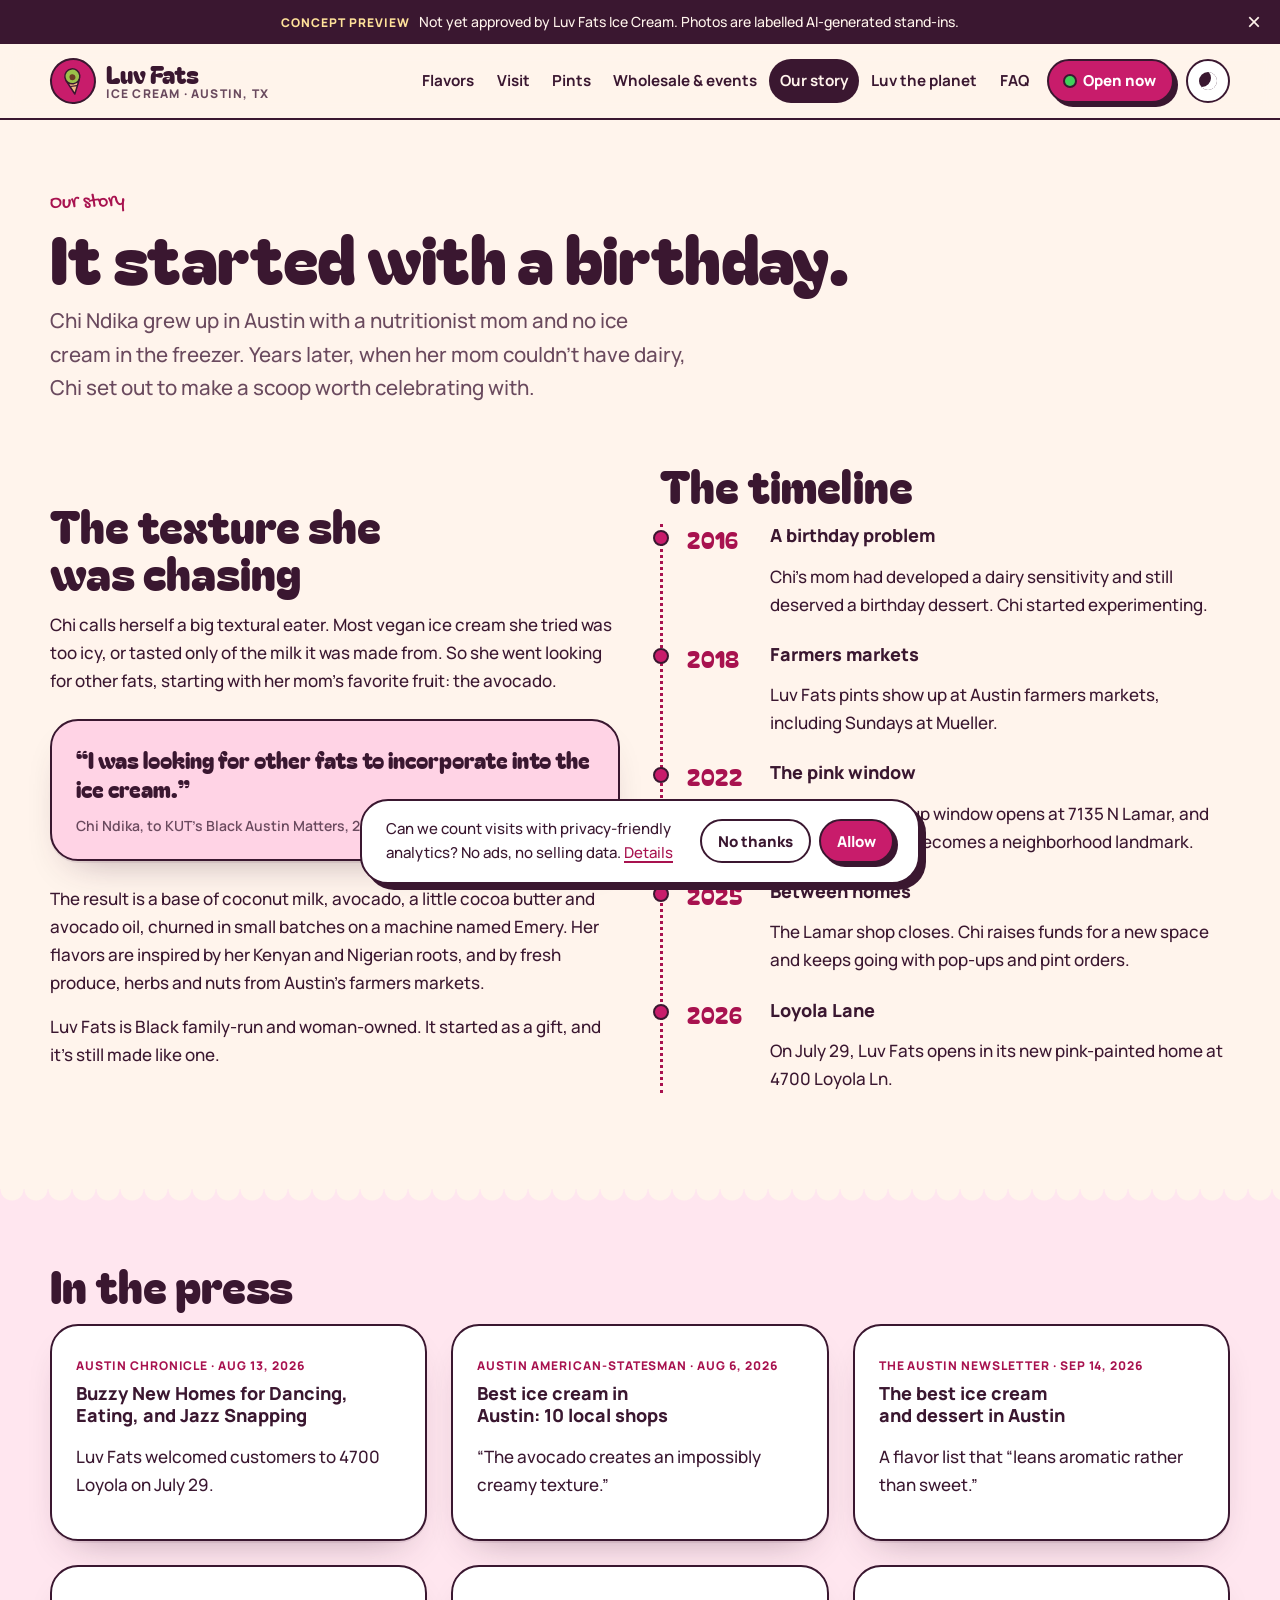
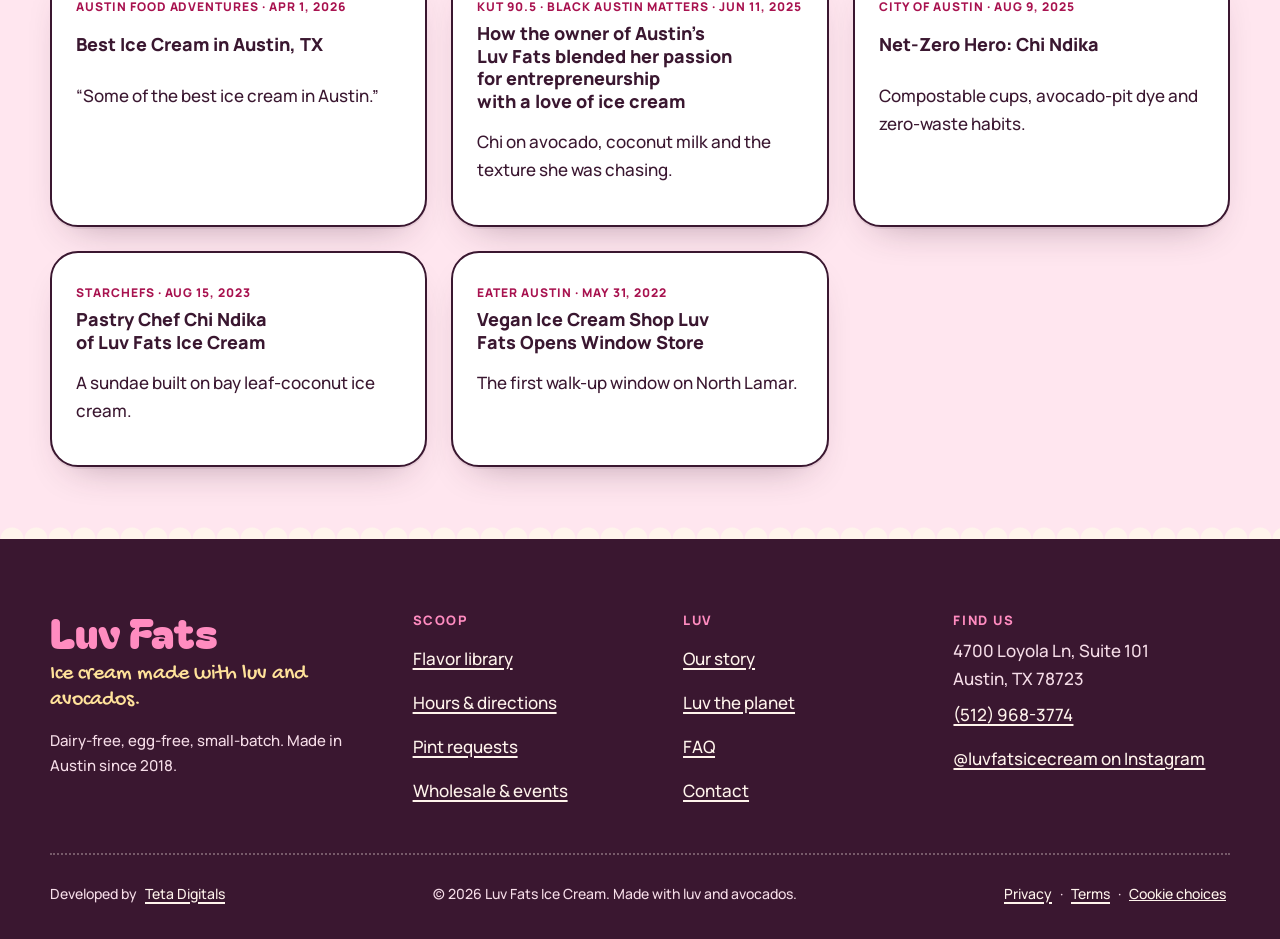
<file: our-story/index.html>
<!doctype html>
<html lang="en-US">
<head>
<meta charset="utf-8">
<meta name="viewport" content="width=device-width, initial-scale=1">
<meta name="robots" content="noindex,nofollow">
<title>Our story · Luv Fats Ice Cream</title>
<meta name="description" content="How Chi Ndika turned a dairy-free birthday dessert for her mom into Luv Fats, Austin’s avocado-based vegan ice cream.">
<link rel="canonical" href="https://www.luvfatsicecream.com/our-story/">
<meta property="og:type" content="website"><meta property="og:site_name" content="Luv Fats Ice Cream">
<meta property="og:title" content="Our story · Luv Fats Ice Cream"><meta property="og:description" content="How Chi Ndika turned a dairy-free birthday dessert for her mom into Luv Fats, Austin’s avocado-based vegan ice cream.">
<meta property="og:url" content="https://www.luvfatsicecream.com/our-story/"><meta property="og:image" content="https://www.luvfatsicecream.com/assets/img/og.jpg">
<meta name="twitter:card" content="summary_large_image">
<meta name="theme-color" content="#FFF4EC" media="(prefers-color-scheme: light)">
<meta name="theme-color" content="#1C0F1A" media="(prefers-color-scheme: dark)">
<link rel="icon" href="../assets/icons/icon.svg" type="image/svg+xml"><link rel="icon" href="../assets/icons/favicon-32.png" sizes="32x32">
<link rel="apple-touch-icon" href="../assets/icons/apple-touch-icon.png"><link rel="manifest" href="../site.webmanifest">
<link rel="preload" href="../assets/fonts/bagel-latin.woff2" as="font" type="font/woff2" crossorigin>
<link rel="preload" href="../assets/fonts/manrope-latin.woff2" as="font" type="font/woff2" crossorigin>
<script src="../assets/js/theme-init.js"></script>
<link rel="stylesheet" href="../assets/css/site.css">
<script type="application/ld+json">{"@context": "https://schema.org", "@type": "BreadcrumbList", "itemListElement": [{"@type": "ListItem", "position": 1, "name": "Home", "item": "https://www.luvfatsicecream.com/"}, {"@type": "ListItem", "position": 2, "name": "Our story", "item": "https://www.luvfatsicecream.com/our-story/"}]}</script>
</head>
<body>
<aside class="ribbon" data-ribbon aria-label="Preview notice"><p><span class="label label--ink">Concept preview</span> Not yet approved by Luv Fats Ice Cream. Photos are labelled AI-generated stand-ins.</p><button type="button" class="ribbon-close" data-ribbon-close aria-label="Hide preview notice">×</button></aside><a class="skip" href="#main">Skip to content</a>
<header class="site-header"><div class="wrap header-row">
<a class="brand" href=".././"><span class="brand-mark" aria-hidden="true"><svg viewBox="0 0 32 32" width="30" height="30"><path d="M9 15 L16 30 L23 15 Z" fill="#F2B880" stroke="currentColor" stroke-width="1.6" stroke-linejoin="round"/><path d="M11 18 L21 18 M12.5 21.5 L19.5 21.5" stroke="currentColor" stroke-width="1.2"/><circle cx="16" cy="11" r="8" fill="#9BC24A" stroke="currentColor" stroke-width="1.6"/><circle cx="16" cy="12" r="3.2" fill="#6B3E26"/></svg></span><span class="brand-text">Luv Fats<small>ice cream · Austin, TX</small></span></a>
<button type="button" class="nav-toggle" aria-label="Menu" aria-expanded="false" aria-controls="site-nav" data-nav-toggle><span class="nav-toggle-bars" aria-hidden="true"></span><span class="nav-toggle-text" aria-hidden="true">Menu</span></button>
<nav class="nav" id="site-nav" aria-label="Main"><ul><li><a href="../flavors/">Flavors</a></li><li><a href="../visit/">Visit</a></li><li><a href="../pints/">Pints</a></li><li><a href="../wholesale/">Wholesale &amp; events</a></li><li><a href="../our-story/" aria-current="page">Our story</a></li><li><a href="../luv-the-planet/">Luv the planet</a></li><li><a href="../faq/">FAQ</a></li></ul>
<a class="btn btn--primary btn--small nav-cta" href="../visit/"><span class="open-dot" data-open-dot aria-hidden="true"></span><span data-open-short>Visit the shop</span></a></nav>
<button type="button" class="theme-toggle" data-theme-toggle aria-pressed="false" aria-label="Dark mode"><span aria-hidden="true" class="theme-icon"></span></button>
</div></header>
<main id="main" tabindex="-1">
<section class="page-hero"><div class="wrap"><p class="eyebrow">Our story</p><h1 class="display display--md">It started with a birthday.</h1>
<p class="lede">Chi Ndika grew up in Austin with a nutritionist mom and no ice cream in the freezer. Years later, when her mom couldn’t have dairy, Chi set out to make a scoop worth celebrating with.</p></div></section>
<section class="section section--flush"><div class="wrap split">
<div class="prose"><h2 class="h2">The texture she was chasing</h2>
<p>Chi calls herself a big textural eater. Most vegan ice cream she tried was too icy, or tasted only of the milk it was made from. So she went looking for other fats, starting with her mom’s favorite fruit: the avocado.</p>
<blockquote class="quote card card--pink"><p>“I was looking for other fats to incorporate into the ice cream.”</p><footer>Chi Ndika, to KUT’s Black Austin Matters, 2025</footer></blockquote>
<p>The result is a base of coconut milk, avocado, a little cocoa butter and avocado oil, churned in small batches on a machine named Emery. Her flavors are inspired by her Kenyan and Nigerian roots, and by fresh produce, herbs and nuts from Austin’s farmers markets.</p>
<p>Luv Fats is Black family-run and woman-owned. It started as a gift, and it’s still made like one.</p></div>
<div><h2 class="h2">The timeline</h2><ol class="timeline"><li class="tl-item"><span class="tl-year">2016</span><div><h3 class="h4">A birthday problem</h3><p>Chi’s mom had developed a dairy sensitivity and still deserved a birthday dessert. Chi started experimenting.</p></div></li><li class="tl-item"><span class="tl-year">2018</span><div><h3 class="h4">Farmers markets</h3><p>Luv Fats pints show up at Austin farmers markets, including Sundays at Mueller.</p></div></li><li class="tl-item"><span class="tl-year">2022</span><div><h3 class="h4">The pink window</h3><p>On May 27, a walk-up window opens at 7135 N Lamar, and the hot-pink shop becomes a neighborhood landmark.</p></div></li><li class="tl-item"><span class="tl-year">2025</span><div><h3 class="h4">Between homes</h3><p>The Lamar shop closes. Chi raises funds for a new space and keeps going with pop-ups and pint orders.</p></div></li><li class="tl-item"><span class="tl-year">2026</span><div><h3 class="h4">Loyola Lane</h3><p>On July 29, Luv Fats opens in its new pink-painted home at 4700 Loyola Ln.</p></div></li></ol></div>
</div></section>
<section class="section section--cream" aria-labelledby="press-h"><div class="wrap"><h2 id="press-h" class="h2">In the press</h2><ul class="grid-3 press-grid"><li class="card press-card"><p class="label">Austin Chronicle · Aug 13, 2026</p><h3 class="h4"><a href="https://www.austinchronicle.com/music/crosstalk/buzzy-new-homes-for-dancing-eating-and-jazz-snapping/" rel="noopener">Buzzy New Homes for Dancing, Eating, and Jazz Snapping</a></h3><p>Luv Fats welcomed customers to 4700 Loyola on July 29.</p></li><li class="card press-card"><p class="label">Austin American-Statesman · Aug 6, 2026</p><h3 class="h4"><a href="https://www.statesman.com/project/best-ice-cream-austin-shops-gelato-vegan-paletas/" rel="noopener">Best ice cream in Austin: 10 local shops</a></h3><p>“The avocado creates an impossibly creamy texture.”</p></li><li class="card press-card"><p class="label">The Austin Newsletter · Sep 14, 2026</p><h3 class="h4"><a href="https://theaustinnewsletter.com/guides/best-ice-cream-and-dessert-in-austin" rel="noopener">The best ice cream and dessert in Austin</a></h3><p>A flavor list that “leans aromatic rather than sweet.”</p></li><li class="card press-card"><p class="label">Austin Food Adventures · Apr 1, 2026</p><h3 class="h4"><a href="https://www.austinfoodadventures.com/blog/best-icecream-in-austin-tx" rel="noopener">Best Ice Cream in Austin, TX</a></h3><p>“Some of the best ice cream in Austin.”</p></li><li class="card press-card"><p class="label">KUT 90.5 · Black Austin Matters · Jun 11, 2025</p><h3 class="h4"><a href="https://www.kut.org/business/2025-06-11/chi-ndika-luv-fats-nondairy-vegan-ice-cream-austin-tx" rel="noopener">How the owner of Austin’s Luv Fats blended her passion for entrepreneurship with a love of ice cream</a></h3><p>Chi on avocado, coconut milk and the texture she was chasing.</p></li><li class="card press-card"><p class="label">City of Austin · Aug 9, 2025</p><h3 class="h4"><a href="https://www.austintexas.gov/climate/sustainable-austin-blog/net-zero-hero-chi-ndika" rel="noopener">Net-Zero Hero: Chi Ndika</a></h3><p>Compostable cups, avocado-pit dye and zero-waste habits.</p></li><li class="card press-card"><p class="label">StarChefs · Aug 15, 2023</p><h3 class="h4"><a href="https://www.starchefs.com/on-the-ground/chi-ndika" rel="noopener">Pastry Chef Chi Ndika of Luv Fats Ice Cream</a></h3><p>A sundae built on bay leaf-coconut ice cream.</p></li><li class="card press-card"><p class="label">Eater Austin · May 31, 2022</p><h3 class="h4"><a href="https://austin.eater.com/2022/5/31/23148884/luv-fats-ice-cream-austin-open-store-vegan" rel="noopener">Vegan Ice Cream Shop Luv Fats Opens Window Store</a></h3><p>The first walk-up window on North Lamar.</p></li></ul></div></section>
</main>
<footer class="site-footer"><div class="wrap">
<div class="footer-grid">
<div class="footer-brand"><p class="footer-mark">Luv Fats</p><p class="footer-tag">Ice cream made with luv and avocados.</p>
<p class="footer-small">Dairy-free, egg-free, small-batch. Made in Austin since 2018.</p></div>
<div><h2 class="footer-h">Scoop</h2><ul class="footer-list"><li><a href="../flavors/">Flavor library</a></li><li><a href="../visit/">Hours &amp; directions</a></li><li><a href="../pints/">Pint requests</a></li><li><a href="../wholesale/">Wholesale &amp; events</a></li></ul></div>
<div><h2 class="footer-h">Luv</h2><ul class="footer-list"><li><a href="../our-story/">Our story</a></li><li><a href="../luv-the-planet/">Luv the planet</a></li><li><a href="../faq/">FAQ</a></li><li><a href="../contact/">Contact</a></li></ul></div>
<div><h2 class="footer-h">Find us</h2><address class="footer-list"><span>4700 Loyola Ln, Suite 101</span><span>Austin, TX 78723</span>
<a href="tel:+15129683774">(512) 968-3774</a><a href="https://www.instagram.com/luvfatsicecream/" rel="noopener">@luvfatsicecream on Instagram</a></address></div>
</div>
<div class="footer-base">
<p>Developed by <a href="https://teta.dpdns.org">Teta Digitals</a></p><p>© 2026 Luv Fats Ice Cream. Made with luv and avocados.</p>
<p><a href="../privacy/">Privacy</a> · <a href="../terms/">Terms</a> · <button type="button" class="linklike" data-consent-reset>Cookie choices</button></p></div>
</div></footer>
<div class="consent" data-consent hidden role="region" aria-label="Analytics choice">
<p>Can we count visits with privacy-friendly analytics? No ads, no selling data. <a href="../privacy/">Details</a></p>
<div class="consent-actions"><button type="button" class="btn btn--ghost btn--small" data-consent-choice="no">No thanks</button>
<button type="button" class="btn btn--primary btn--small" data-consent-choice="yes">Allow</button></div></div>
<script type="module" src="../assets/js/main.js"></script>
</body>
</html>
</file>
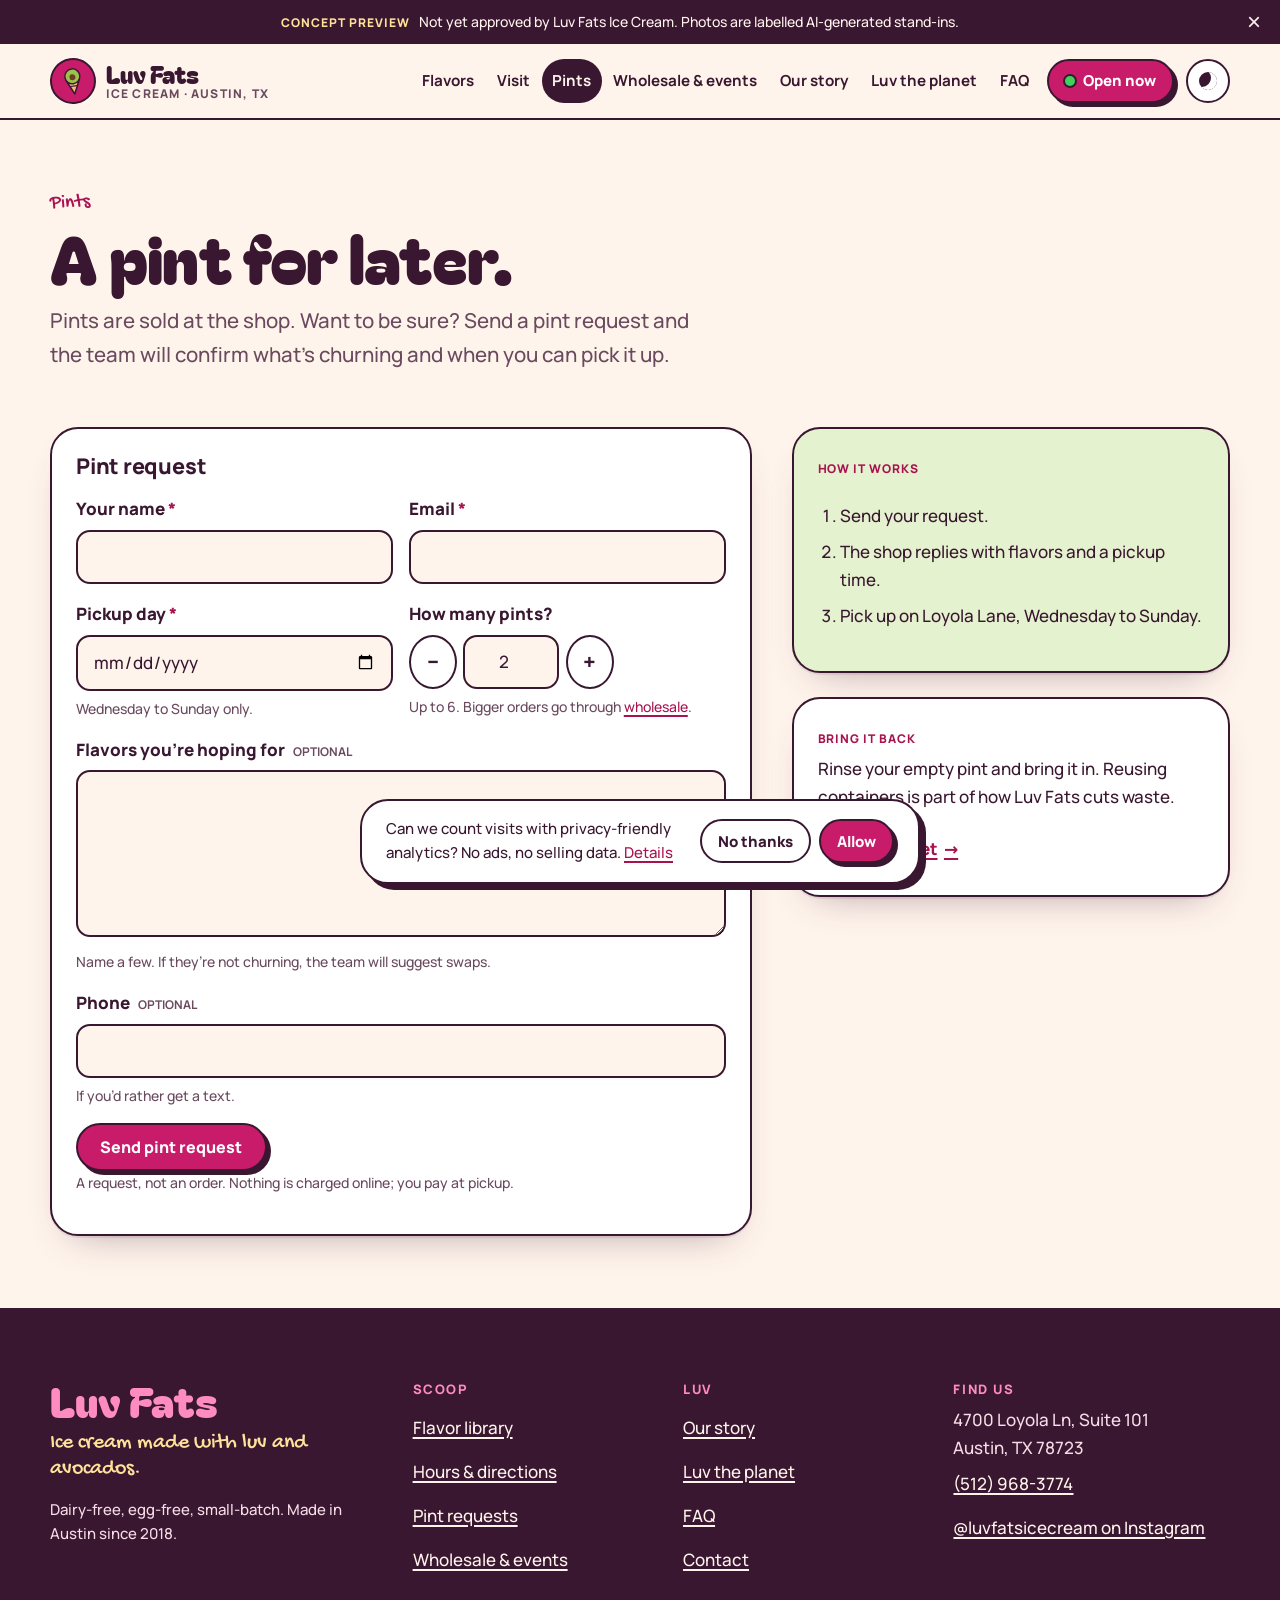
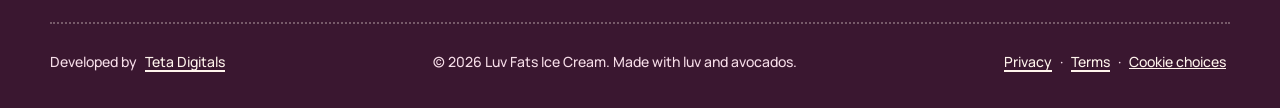
<file: pints/index.html>
<!doctype html>
<html lang="en-US">
<head>
<meta charset="utf-8">
<meta name="viewport" content="width=device-width, initial-scale=1">
<meta name="robots" content="noindex,nofollow">
<title>Pints · Luv Fats Ice Cream</title>
<meta name="description" content="Request pints of Luv Fats vegan ice cream for pickup at the Loyola Lane shop, Wednesday to Sunday.">
<link rel="canonical" href="https://www.luvfatsicecream.com/pints/">
<meta property="og:type" content="website"><meta property="og:site_name" content="Luv Fats Ice Cream">
<meta property="og:title" content="Pints · Luv Fats Ice Cream"><meta property="og:description" content="Request pints of Luv Fats vegan ice cream for pickup at the Loyola Lane shop, Wednesday to Sunday.">
<meta property="og:url" content="https://www.luvfatsicecream.com/pints/"><meta property="og:image" content="https://www.luvfatsicecream.com/assets/img/og.jpg">
<meta name="twitter:card" content="summary_large_image">
<meta name="theme-color" content="#FFF4EC" media="(prefers-color-scheme: light)">
<meta name="theme-color" content="#1C0F1A" media="(prefers-color-scheme: dark)">
<link rel="icon" href="../assets/icons/icon.svg" type="image/svg+xml"><link rel="icon" href="../assets/icons/favicon-32.png" sizes="32x32">
<link rel="apple-touch-icon" href="../assets/icons/apple-touch-icon.png"><link rel="manifest" href="../site.webmanifest">
<link rel="preload" href="../assets/fonts/bagel-latin.woff2" as="font" type="font/woff2" crossorigin>
<link rel="preload" href="../assets/fonts/manrope-latin.woff2" as="font" type="font/woff2" crossorigin>
<script src="../assets/js/theme-init.js"></script>
<link rel="stylesheet" href="../assets/css/site.css">
<script type="application/ld+json">{"@context": "https://schema.org", "@type": "BreadcrumbList", "itemListElement": [{"@type": "ListItem", "position": 1, "name": "Home", "item": "https://www.luvfatsicecream.com/"}, {"@type": "ListItem", "position": 2, "name": "Pints", "item": "https://www.luvfatsicecream.com/pints/"}]}</script>
</head>
<body>
<aside class="ribbon" data-ribbon aria-label="Preview notice"><p><span class="label label--ink">Concept preview</span> Not yet approved by Luv Fats Ice Cream. Photos are labelled AI-generated stand-ins.</p><button type="button" class="ribbon-close" data-ribbon-close aria-label="Hide preview notice">×</button></aside><a class="skip" href="#main">Skip to content</a>
<header class="site-header"><div class="wrap header-row">
<a class="brand" href=".././"><span class="brand-mark" aria-hidden="true"><svg viewBox="0 0 32 32" width="30" height="30"><path d="M9 15 L16 30 L23 15 Z" fill="#F2B880" stroke="currentColor" stroke-width="1.6" stroke-linejoin="round"/><path d="M11 18 L21 18 M12.5 21.5 L19.5 21.5" stroke="currentColor" stroke-width="1.2"/><circle cx="16" cy="11" r="8" fill="#9BC24A" stroke="currentColor" stroke-width="1.6"/><circle cx="16" cy="12" r="3.2" fill="#6B3E26"/></svg></span><span class="brand-text">Luv Fats<small>ice cream · Austin, TX</small></span></a>
<button type="button" class="nav-toggle" aria-label="Menu" aria-expanded="false" aria-controls="site-nav" data-nav-toggle><span class="nav-toggle-bars" aria-hidden="true"></span><span class="nav-toggle-text" aria-hidden="true">Menu</span></button>
<nav class="nav" id="site-nav" aria-label="Main"><ul><li><a href="../flavors/">Flavors</a></li><li><a href="../visit/">Visit</a></li><li><a href="../pints/" aria-current="page">Pints</a></li><li><a href="../wholesale/">Wholesale &amp; events</a></li><li><a href="../our-story/">Our story</a></li><li><a href="../luv-the-planet/">Luv the planet</a></li><li><a href="../faq/">FAQ</a></li></ul>
<a class="btn btn--primary btn--small nav-cta" href="../visit/"><span class="open-dot" data-open-dot aria-hidden="true"></span><span data-open-short>Visit the shop</span></a></nav>
<button type="button" class="theme-toggle" data-theme-toggle aria-pressed="false" aria-label="Dark mode"><span aria-hidden="true" class="theme-icon"></span></button>
</div></header>
<main id="main" tabindex="-1">
<section class="page-hero"><div class="wrap"><p class="eyebrow">Pints</p><h1 class="display display--md">A pint for later.</h1>
<p class="lede">Pints are sold at the shop. Want to be sure? Send a pint request and the team will confirm what’s churning and when you can pick it up.</p></div></section>
<section class="section section--flush"><div class="wrap grid-aside">
<div class="card"><form name="pints" method="POST" action="../thanks/?form=pints" data-netlify="true" netlify-honeypot="bot-field" novalidate data-form="pints"><input type="hidden" name="form-name" value="pints"><p class="visually-hidden"><label>Leave this empty <input name="bot-field" tabindex="-1" autocomplete="off"></label></p>
<h2 class="h3">Pint request</h2>
<div class="field-row"><div class="field"><label for="f-name">Your name <span class="req" aria-hidden="true">*</span></label><input id="f-name" name="name" type="text" required autocomplete="name"><p class="error" data-error-for="name" hidden></p></div><div class="field"><label for="f-email">Email <span class="req" aria-hidden="true">*</span></label><input id="f-email" name="email" type="email" required autocomplete="email"><p class="error" data-error-for="email" hidden></p></div></div>
<div class="field-row"><div class="field"><label for="f-pickup_date">Pickup day <span class="req" aria-hidden="true">*</span></label><input id="f-pickup_date" name="pickup_date" type="date" required aria-describedby="pickup_date-hint" data-open-days="wed,thu,fri,sat,sun"><p class="hint" id="pickup_date-hint">Wednesday to Sunday only.</p><p class="error" data-error-for="pickup_date" hidden></p></div>
<div class="field"><label for="f-count">How many pints?</label><div class="stepper"><button type="button" class="step-btn" data-step="-1" aria-label="One fewer pint">−</button><input id="f-count" name="count" type="number" min="1" max="6" value="2" inputmode="numeric"><button type="button" class="step-btn" data-step="1" aria-label="One more pint">+</button></div><p class="hint">Up to 6. Bigger orders go through <a href="../wholesale/">wholesale</a>.</p></div></div>
<div class="field"><label for="f-flavors">Flavors you’re hoping for <span class="opt">optional</span></label><textarea id="f-flavors" name="flavors" rows="5" aria-describedby="flavors-hint" ></textarea><p class="hint" id="flavors-hint">Name a few. If they’re not churning, the team will suggest swaps.</p><p class="error" data-error-for="flavors" hidden></p></div>
<div class="field"><label for="f-phone">Phone <span class="opt">optional</span></label><input id="f-phone" name="phone" type="tel" aria-describedby="phone-hint" autocomplete="tel"><p class="hint" id="phone-hint">If you’d rather get a text.</p><p class="error" data-error-for="phone" hidden></p></div>
<button class="btn btn--primary" type="submit">Send pint request</button>
<p class="fine">A request, not an order. Nothing is charged online; you pay at pickup.</p></form></div>
<aside class="aside"><div class="card card--mint"><p class="label">How it works</p><ol class="list-num"><li>Send your request.</li><li>The shop replies with flavors and a pickup time.</li><li>Pick up on Loyola Lane, Wednesday to Sunday.</li></ol></div>
<div class="card"><p class="label">Bring it back</p><p>Rinse your empty pint and bring it in. Reusing containers is part of how Luv Fats cuts waste.</p><a class="link-arrow" href="../luv-the-planet/">Luv the planet</a></div></aside>
</div></section>
</main>
<footer class="site-footer"><div class="wrap">
<div class="footer-grid">
<div class="footer-brand"><p class="footer-mark">Luv Fats</p><p class="footer-tag">Ice cream made with luv and avocados.</p>
<p class="footer-small">Dairy-free, egg-free, small-batch. Made in Austin since 2018.</p></div>
<div><h2 class="footer-h">Scoop</h2><ul class="footer-list"><li><a href="../flavors/">Flavor library</a></li><li><a href="../visit/">Hours &amp; directions</a></li><li><a href="../pints/">Pint requests</a></li><li><a href="../wholesale/">Wholesale &amp; events</a></li></ul></div>
<div><h2 class="footer-h">Luv</h2><ul class="footer-list"><li><a href="../our-story/">Our story</a></li><li><a href="../luv-the-planet/">Luv the planet</a></li><li><a href="../faq/">FAQ</a></li><li><a href="../contact/">Contact</a></li></ul></div>
<div><h2 class="footer-h">Find us</h2><address class="footer-list"><span>4700 Loyola Ln, Suite 101</span><span>Austin, TX 78723</span>
<a href="tel:+15129683774">(512) 968-3774</a><a href="https://www.instagram.com/luvfatsicecream/" rel="noopener">@luvfatsicecream on Instagram</a></address></div>
</div>
<div class="footer-base">
<p>Developed by <a href="https://teta.dpdns.org">Teta Digitals</a></p><p>© 2026 Luv Fats Ice Cream. Made with luv and avocados.</p>
<p><a href="../privacy/">Privacy</a> · <a href="../terms/">Terms</a> · <button type="button" class="linklike" data-consent-reset>Cookie choices</button></p></div>
</div></footer>
<div class="consent" data-consent hidden role="region" aria-label="Analytics choice">
<p>Can we count visits with privacy-friendly analytics? No ads, no selling data. <a href="../privacy/">Details</a></p>
<div class="consent-actions"><button type="button" class="btn btn--ghost btn--small" data-consent-choice="no">No thanks</button>
<button type="button" class="btn btn--primary btn--small" data-consent-choice="yes">Allow</button></div></div>
<script type="module" src="../assets/js/main.js"></script>
</body>
</html>
</file>
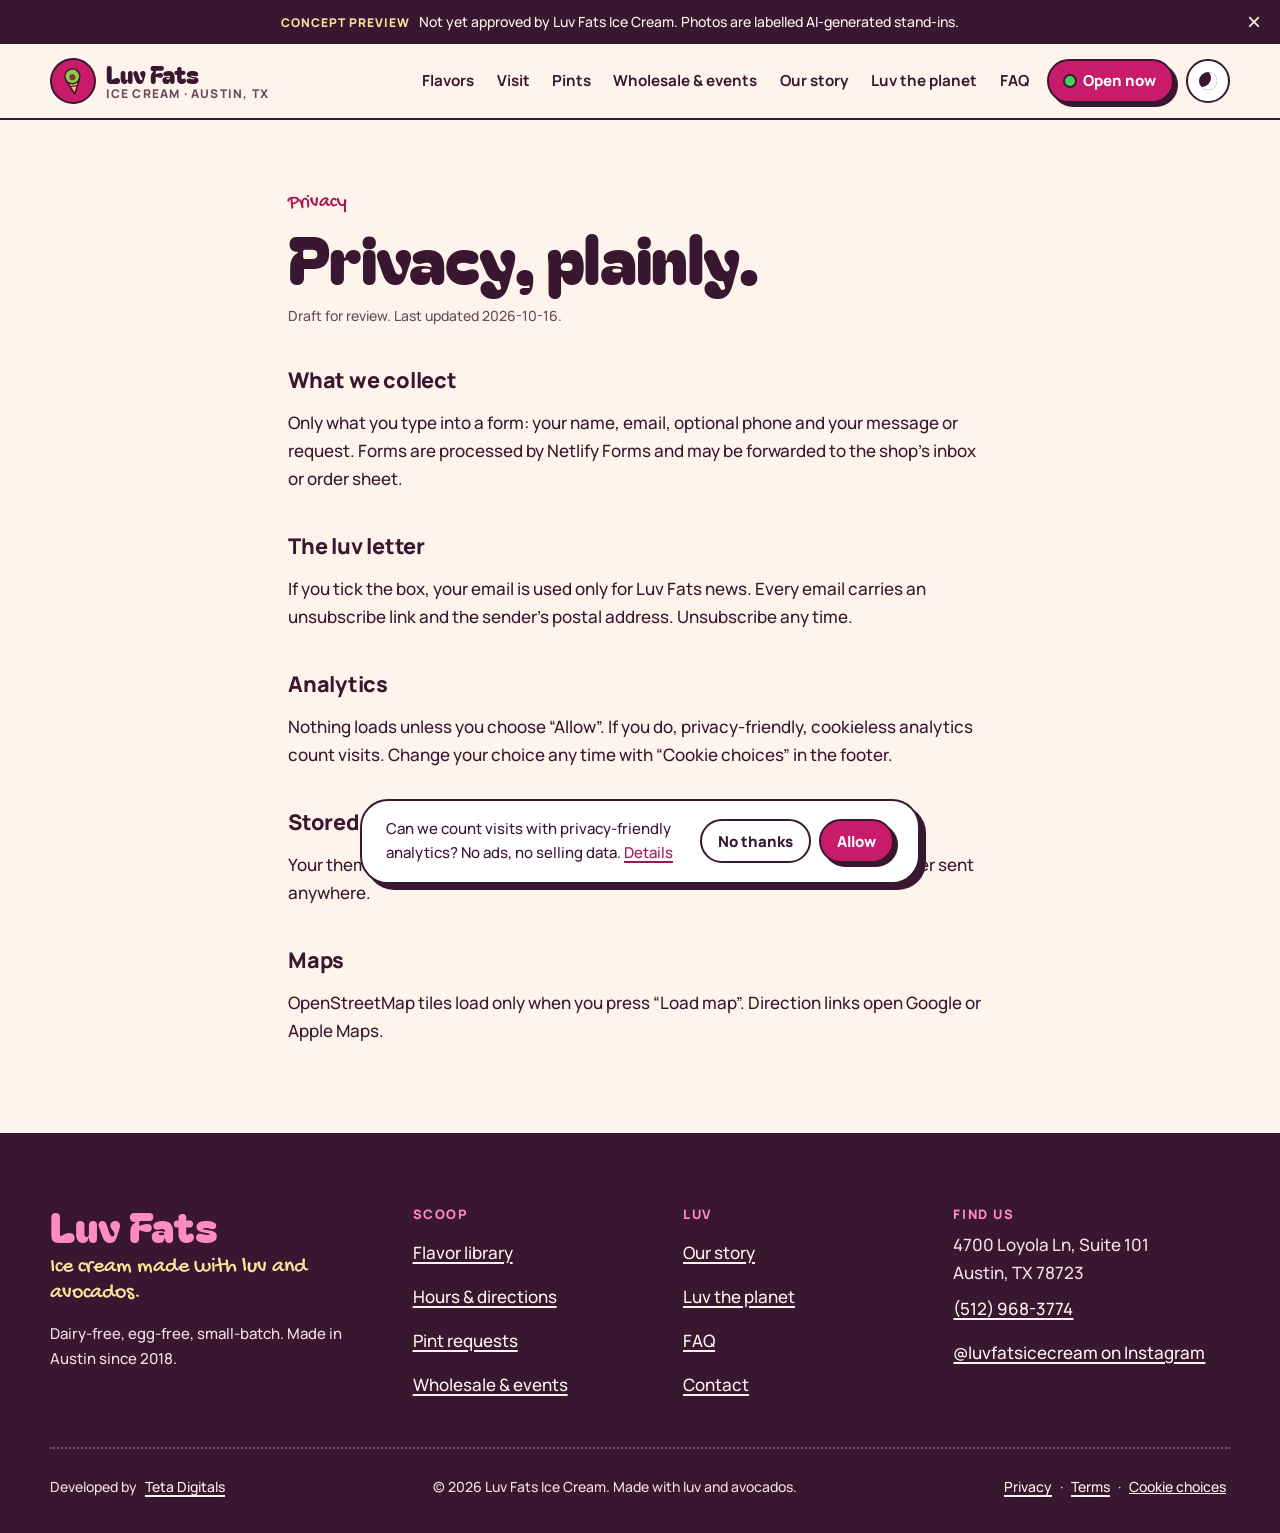
<file: privacy/index.html>
<!doctype html>
<html lang="en-US">
<head>
<meta charset="utf-8">
<meta name="viewport" content="width=device-width, initial-scale=1">
<meta name="robots" content="noindex,nofollow">
<title>Privacy · Luv Fats Ice Cream</title>
<meta name="description" content="How Luv Fats handles form submissions, the luv letter, analytics and local storage.">
<link rel="canonical" href="https://www.luvfatsicecream.com/privacy/">
<meta property="og:type" content="website"><meta property="og:site_name" content="Luv Fats Ice Cream">
<meta property="og:title" content="Privacy · Luv Fats Ice Cream"><meta property="og:description" content="How Luv Fats handles form submissions, the luv letter, analytics and local storage.">
<meta property="og:url" content="https://www.luvfatsicecream.com/privacy/"><meta property="og:image" content="https://www.luvfatsicecream.com/assets/img/og.jpg">
<meta name="twitter:card" content="summary_large_image">
<meta name="theme-color" content="#FFF4EC" media="(prefers-color-scheme: light)">
<meta name="theme-color" content="#1C0F1A" media="(prefers-color-scheme: dark)">
<link rel="icon" href="../assets/icons/icon.svg" type="image/svg+xml"><link rel="icon" href="../assets/icons/favicon-32.png" sizes="32x32">
<link rel="apple-touch-icon" href="../assets/icons/apple-touch-icon.png"><link rel="manifest" href="../site.webmanifest">
<link rel="preload" href="../assets/fonts/bagel-latin.woff2" as="font" type="font/woff2" crossorigin>
<link rel="preload" href="../assets/fonts/manrope-latin.woff2" as="font" type="font/woff2" crossorigin>
<script src="../assets/js/theme-init.js"></script>
<link rel="stylesheet" href="../assets/css/site.css">
<script type="application/ld+json">{"@context": "https://schema.org", "@type": "BreadcrumbList", "itemListElement": [{"@type": "ListItem", "position": 1, "name": "Home", "item": "https://www.luvfatsicecream.com/"}, {"@type": "ListItem", "position": 2, "name": "Privacy", "item": "https://www.luvfatsicecream.com/privacy/"}]}</script>
</head>
<body>
<aside class="ribbon" data-ribbon aria-label="Preview notice"><p><span class="label label--ink">Concept preview</span> Not yet approved by Luv Fats Ice Cream. Photos are labelled AI-generated stand-ins.</p><button type="button" class="ribbon-close" data-ribbon-close aria-label="Hide preview notice">×</button></aside><a class="skip" href="#main">Skip to content</a>
<header class="site-header"><div class="wrap header-row">
<a class="brand" href=".././"><span class="brand-mark" aria-hidden="true"><svg viewBox="0 0 32 32" width="30" height="30"><path d="M9 15 L16 30 L23 15 Z" fill="#F2B880" stroke="currentColor" stroke-width="1.6" stroke-linejoin="round"/><path d="M11 18 L21 18 M12.5 21.5 L19.5 21.5" stroke="currentColor" stroke-width="1.2"/><circle cx="16" cy="11" r="8" fill="#9BC24A" stroke="currentColor" stroke-width="1.6"/><circle cx="16" cy="12" r="3.2" fill="#6B3E26"/></svg></span><span class="brand-text">Luv Fats<small>ice cream · Austin, TX</small></span></a>
<button type="button" class="nav-toggle" aria-label="Menu" aria-expanded="false" aria-controls="site-nav" data-nav-toggle><span class="nav-toggle-bars" aria-hidden="true"></span><span class="nav-toggle-text" aria-hidden="true">Menu</span></button>
<nav class="nav" id="site-nav" aria-label="Main"><ul><li><a href="../flavors/">Flavors</a></li><li><a href="../visit/">Visit</a></li><li><a href="../pints/">Pints</a></li><li><a href="../wholesale/">Wholesale &amp; events</a></li><li><a href="../our-story/">Our story</a></li><li><a href="../luv-the-planet/">Luv the planet</a></li><li><a href="../faq/">FAQ</a></li></ul>
<a class="btn btn--primary btn--small nav-cta" href="../visit/"><span class="open-dot" data-open-dot aria-hidden="true"></span><span data-open-short>Visit the shop</span></a></nav>
<button type="button" class="theme-toggle" data-theme-toggle aria-pressed="false" aria-label="Dark mode"><span aria-hidden="true" class="theme-icon"></span></button>
</div></header>
<main id="main" tabindex="-1">
<section class="section"><div class="wrap prose prose--narrow"><p class="eyebrow">Privacy</p><h1 class="display display--md">Privacy, plainly.</h1>
<p class="fine">Draft for review. Last updated 2026-10-16.</p>
<h2 class="h3">What we collect</h2><p>Only what you type into a form: your name, email, optional phone and your message or request. Forms are processed by Netlify Forms and may be forwarded to the shop’s inbox or order sheet.</p>
<h2 class="h3">The luv letter</h2><p>If you tick the box, your email is used only for Luv Fats news. Every email carries an unsubscribe link and the sender’s postal address. Unsubscribe any time.</p>
<h2 class="h3">Analytics</h2><p>Nothing loads unless you choose “Allow”. If you do, privacy-friendly, cookieless analytics count visits. Change your choice any time with “Cookie choices” in the footer.</p>
<h2 class="h3">Stored on your device</h2><p>Your theme and consent choices are kept in your browser’s local storage and never sent anywhere.</p>
<h2 class="h3">Maps</h2><p>OpenStreetMap tiles load only when you press “Load map”. Direction links open Google or Apple Maps.</p></div></section>
</main>
<footer class="site-footer"><div class="wrap">
<div class="footer-grid">
<div class="footer-brand"><p class="footer-mark">Luv Fats</p><p class="footer-tag">Ice cream made with luv and avocados.</p>
<p class="footer-small">Dairy-free, egg-free, small-batch. Made in Austin since 2018.</p></div>
<div><h2 class="footer-h">Scoop</h2><ul class="footer-list"><li><a href="../flavors/">Flavor library</a></li><li><a href="../visit/">Hours &amp; directions</a></li><li><a href="../pints/">Pint requests</a></li><li><a href="../wholesale/">Wholesale &amp; events</a></li></ul></div>
<div><h2 class="footer-h">Luv</h2><ul class="footer-list"><li><a href="../our-story/">Our story</a></li><li><a href="../luv-the-planet/">Luv the planet</a></li><li><a href="../faq/">FAQ</a></li><li><a href="../contact/">Contact</a></li></ul></div>
<div><h2 class="footer-h">Find us</h2><address class="footer-list"><span>4700 Loyola Ln, Suite 101</span><span>Austin, TX 78723</span>
<a href="tel:+15129683774">(512) 968-3774</a><a href="https://www.instagram.com/luvfatsicecream/" rel="noopener">@luvfatsicecream on Instagram</a></address></div>
</div>
<div class="footer-base">
<p>Developed by <a href="https://teta.dpdns.org">Teta Digitals</a></p><p>© 2026 Luv Fats Ice Cream. Made with luv and avocados.</p>
<p><a href="../privacy/">Privacy</a> · <a href="../terms/">Terms</a> · <button type="button" class="linklike" data-consent-reset>Cookie choices</button></p></div>
</div></footer>
<div class="consent" data-consent hidden role="region" aria-label="Analytics choice">
<p>Can we count visits with privacy-friendly analytics? No ads, no selling data. <a href="../privacy/">Details</a></p>
<div class="consent-actions"><button type="button" class="btn btn--ghost btn--small" data-consent-choice="no">No thanks</button>
<button type="button" class="btn btn--primary btn--small" data-consent-choice="yes">Allow</button></div></div>
<script type="module" src="../assets/js/main.js"></script>
</body>
</html>
</file>
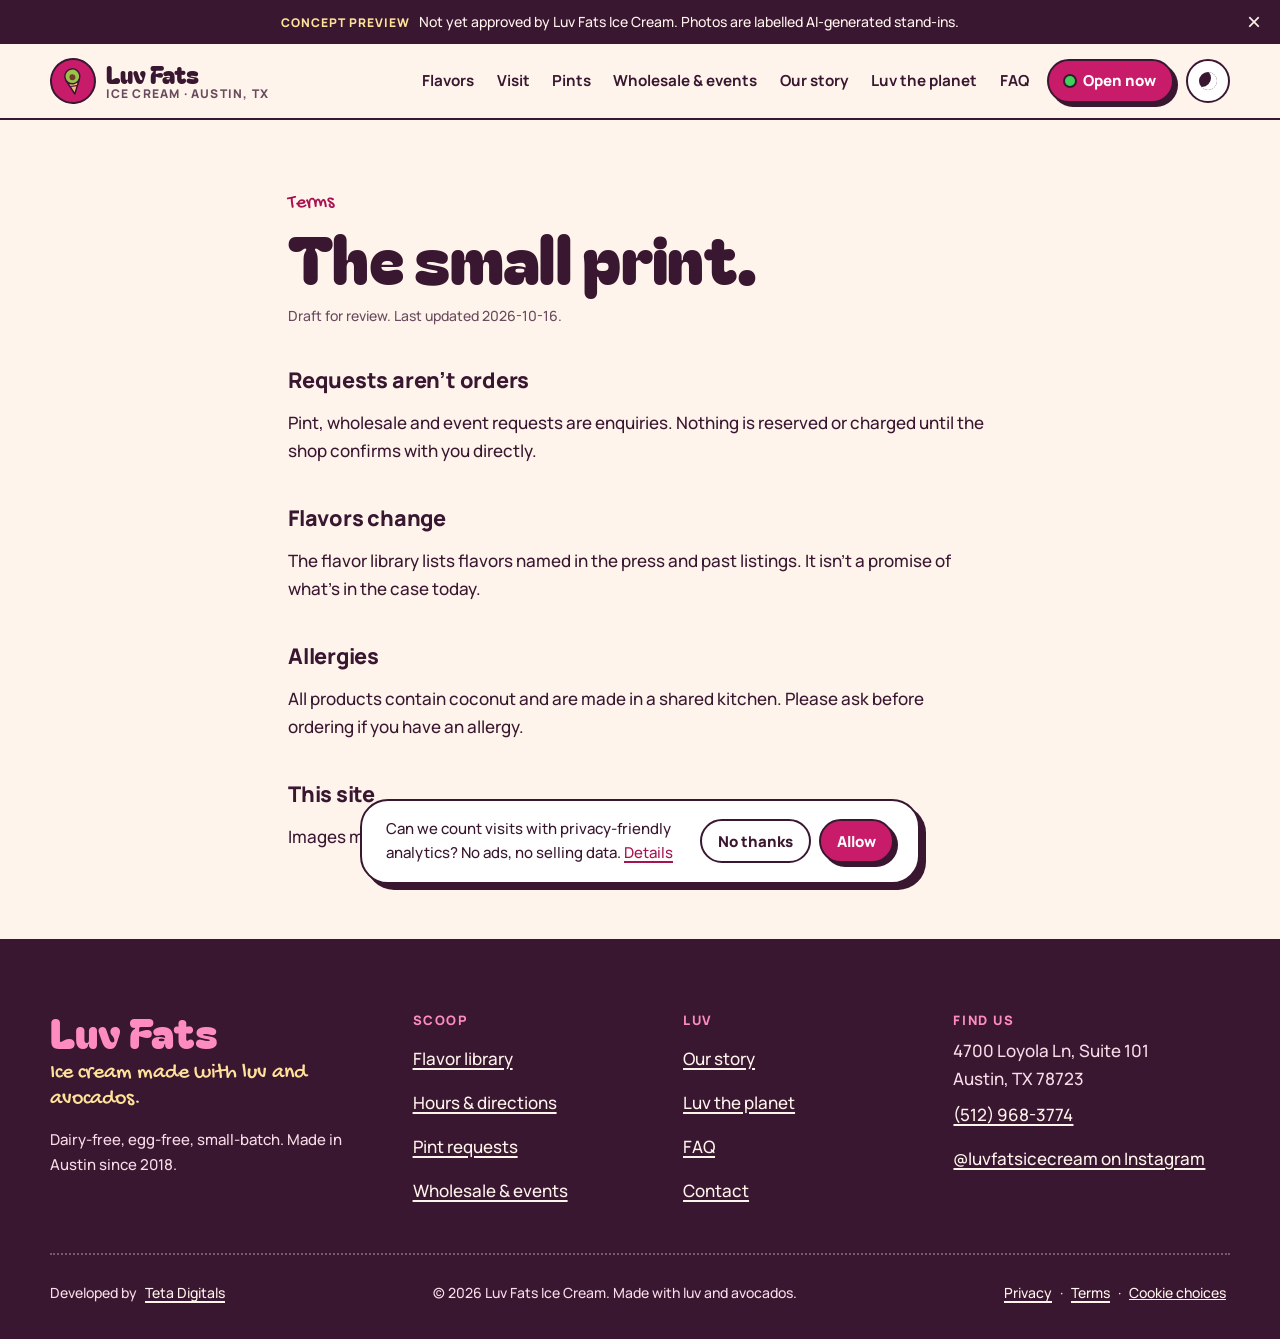
<file: terms/index.html>
<!doctype html>
<html lang="en-US">
<head>
<meta charset="utf-8">
<meta name="viewport" content="width=device-width, initial-scale=1">
<meta name="robots" content="noindex,nofollow">
<title>Terms · Luv Fats Ice Cream</title>
<meta name="description" content="Terms for Luv Fats requests, flavors and this website.">
<link rel="canonical" href="https://www.luvfatsicecream.com/terms/">
<meta property="og:type" content="website"><meta property="og:site_name" content="Luv Fats Ice Cream">
<meta property="og:title" content="Terms · Luv Fats Ice Cream"><meta property="og:description" content="Terms for Luv Fats requests, flavors and this website.">
<meta property="og:url" content="https://www.luvfatsicecream.com/terms/"><meta property="og:image" content="https://www.luvfatsicecream.com/assets/img/og.jpg">
<meta name="twitter:card" content="summary_large_image">
<meta name="theme-color" content="#FFF4EC" media="(prefers-color-scheme: light)">
<meta name="theme-color" content="#1C0F1A" media="(prefers-color-scheme: dark)">
<link rel="icon" href="../assets/icons/icon.svg" type="image/svg+xml"><link rel="icon" href="../assets/icons/favicon-32.png" sizes="32x32">
<link rel="apple-touch-icon" href="../assets/icons/apple-touch-icon.png"><link rel="manifest" href="../site.webmanifest">
<link rel="preload" href="../assets/fonts/bagel-latin.woff2" as="font" type="font/woff2" crossorigin>
<link rel="preload" href="../assets/fonts/manrope-latin.woff2" as="font" type="font/woff2" crossorigin>
<script src="../assets/js/theme-init.js"></script>
<link rel="stylesheet" href="../assets/css/site.css">
<script type="application/ld+json">{"@context": "https://schema.org", "@type": "BreadcrumbList", "itemListElement": [{"@type": "ListItem", "position": 1, "name": "Home", "item": "https://www.luvfatsicecream.com/"}, {"@type": "ListItem", "position": 2, "name": "Terms", "item": "https://www.luvfatsicecream.com/terms/"}]}</script>
</head>
<body>
<aside class="ribbon" data-ribbon aria-label="Preview notice"><p><span class="label label--ink">Concept preview</span> Not yet approved by Luv Fats Ice Cream. Photos are labelled AI-generated stand-ins.</p><button type="button" class="ribbon-close" data-ribbon-close aria-label="Hide preview notice">×</button></aside><a class="skip" href="#main">Skip to content</a>
<header class="site-header"><div class="wrap header-row">
<a class="brand" href=".././"><span class="brand-mark" aria-hidden="true"><svg viewBox="0 0 32 32" width="30" height="30"><path d="M9 15 L16 30 L23 15 Z" fill="#F2B880" stroke="currentColor" stroke-width="1.6" stroke-linejoin="round"/><path d="M11 18 L21 18 M12.5 21.5 L19.5 21.5" stroke="currentColor" stroke-width="1.2"/><circle cx="16" cy="11" r="8" fill="#9BC24A" stroke="currentColor" stroke-width="1.6"/><circle cx="16" cy="12" r="3.2" fill="#6B3E26"/></svg></span><span class="brand-text">Luv Fats<small>ice cream · Austin, TX</small></span></a>
<button type="button" class="nav-toggle" aria-label="Menu" aria-expanded="false" aria-controls="site-nav" data-nav-toggle><span class="nav-toggle-bars" aria-hidden="true"></span><span class="nav-toggle-text" aria-hidden="true">Menu</span></button>
<nav class="nav" id="site-nav" aria-label="Main"><ul><li><a href="../flavors/">Flavors</a></li><li><a href="../visit/">Visit</a></li><li><a href="../pints/">Pints</a></li><li><a href="../wholesale/">Wholesale &amp; events</a></li><li><a href="../our-story/">Our story</a></li><li><a href="../luv-the-planet/">Luv the planet</a></li><li><a href="../faq/">FAQ</a></li></ul>
<a class="btn btn--primary btn--small nav-cta" href="../visit/"><span class="open-dot" data-open-dot aria-hidden="true"></span><span data-open-short>Visit the shop</span></a></nav>
<button type="button" class="theme-toggle" data-theme-toggle aria-pressed="false" aria-label="Dark mode"><span aria-hidden="true" class="theme-icon"></span></button>
</div></header>
<main id="main" tabindex="-1">
<section class="section"><div class="wrap prose prose--narrow"><p class="eyebrow">Terms</p><h1 class="display display--md">The small print.</h1>
<p class="fine">Draft for review. Last updated 2026-10-16.</p>
<h2 class="h3">Requests aren’t orders</h2><p>Pint, wholesale and event requests are enquiries. Nothing is reserved or charged until the shop confirms with you directly.</p>
<h2 class="h3">Flavors change</h2><p>The flavor library lists flavors named in the press and past listings. It isn’t a promise of what’s in the case today.</p>
<h2 class="h3">Allergies</h2><p>All products contain coconut and are made in a shared kitchen. Please ask before ordering if you have an allergy.</p>
<h2 class="h3">This site</h2><p>Images marked as stand-ins are illustrative. Press links go to third-party sites.</p></div></section>
</main>
<footer class="site-footer"><div class="wrap">
<div class="footer-grid">
<div class="footer-brand"><p class="footer-mark">Luv Fats</p><p class="footer-tag">Ice cream made with luv and avocados.</p>
<p class="footer-small">Dairy-free, egg-free, small-batch. Made in Austin since 2018.</p></div>
<div><h2 class="footer-h">Scoop</h2><ul class="footer-list"><li><a href="../flavors/">Flavor library</a></li><li><a href="../visit/">Hours &amp; directions</a></li><li><a href="../pints/">Pint requests</a></li><li><a href="../wholesale/">Wholesale &amp; events</a></li></ul></div>
<div><h2 class="footer-h">Luv</h2><ul class="footer-list"><li><a href="../our-story/">Our story</a></li><li><a href="../luv-the-planet/">Luv the planet</a></li><li><a href="../faq/">FAQ</a></li><li><a href="../contact/">Contact</a></li></ul></div>
<div><h2 class="footer-h">Find us</h2><address class="footer-list"><span>4700 Loyola Ln, Suite 101</span><span>Austin, TX 78723</span>
<a href="tel:+15129683774">(512) 968-3774</a><a href="https://www.instagram.com/luvfatsicecream/" rel="noopener">@luvfatsicecream on Instagram</a></address></div>
</div>
<div class="footer-base">
<p>Developed by <a href="https://teta.dpdns.org">Teta Digitals</a></p><p>© 2026 Luv Fats Ice Cream. Made with luv and avocados.</p>
<p><a href="../privacy/">Privacy</a> · <a href="../terms/">Terms</a> · <button type="button" class="linklike" data-consent-reset>Cookie choices</button></p></div>
</div></footer>
<div class="consent" data-consent hidden role="region" aria-label="Analytics choice">
<p>Can we count visits with privacy-friendly analytics? No ads, no selling data. <a href="../privacy/">Details</a></p>
<div class="consent-actions"><button type="button" class="btn btn--ghost btn--small" data-consent-choice="no">No thanks</button>
<button type="button" class="btn btn--primary btn--small" data-consent-choice="yes">Allow</button></div></div>
<script type="module" src="../assets/js/main.js"></script>
</body>
</html>
</file>
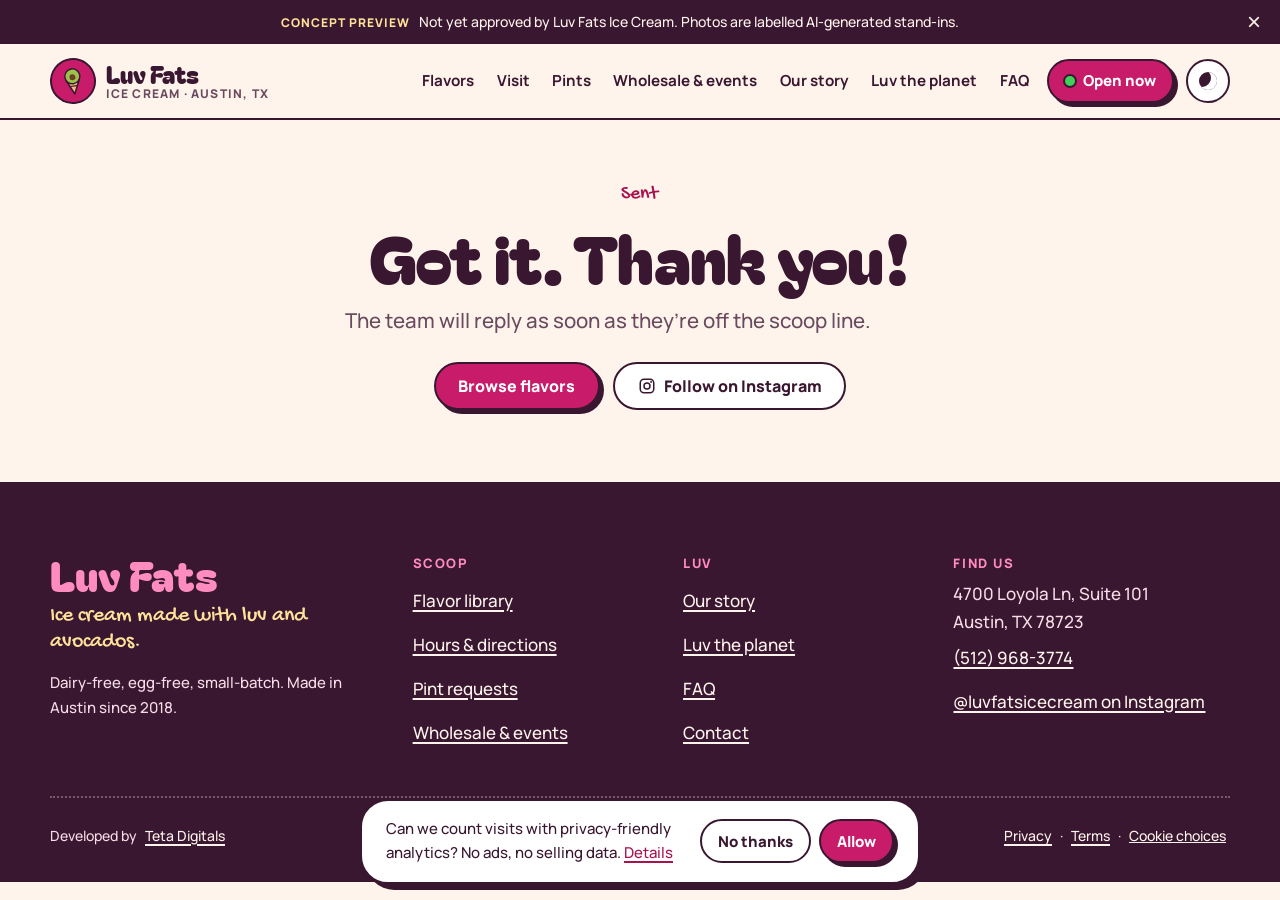
<file: thanks/index.html>
<!doctype html>
<html lang="en-US">
<head>
<meta charset="utf-8">
<meta name="viewport" content="width=device-width, initial-scale=1">
<title>Thanks · Luv Fats Ice Cream</title>
<meta name="description" content="Your message reached Luv Fats.">
<meta name="robots" content="noindex,nofollow"><link rel="canonical" href="https://www.luvfatsicecream.com/thanks/">
<meta property="og:type" content="website"><meta property="og:site_name" content="Luv Fats Ice Cream">
<meta property="og:title" content="Thanks · Luv Fats Ice Cream"><meta property="og:description" content="Your message reached Luv Fats.">
<meta property="og:url" content="https://www.luvfatsicecream.com/thanks/"><meta property="og:image" content="https://www.luvfatsicecream.com/assets/img/og.jpg">
<meta name="twitter:card" content="summary_large_image">
<meta name="theme-color" content="#FFF4EC" media="(prefers-color-scheme: light)">
<meta name="theme-color" content="#1C0F1A" media="(prefers-color-scheme: dark)">
<link rel="icon" href="../assets/icons/icon.svg" type="image/svg+xml"><link rel="icon" href="../assets/icons/favicon-32.png" sizes="32x32">
<link rel="apple-touch-icon" href="../assets/icons/apple-touch-icon.png"><link rel="manifest" href="../site.webmanifest">
<link rel="preload" href="../assets/fonts/bagel-latin.woff2" as="font" type="font/woff2" crossorigin>
<link rel="preload" href="../assets/fonts/manrope-latin.woff2" as="font" type="font/woff2" crossorigin>
<script src="../assets/js/theme-init.js"></script>
<link rel="stylesheet" href="../assets/css/site.css">
<script type="application/ld+json">{"@context": "https://schema.org", "@type": "BreadcrumbList", "itemListElement": [{"@type": "ListItem", "position": 1, "name": "Home", "item": "https://www.luvfatsicecream.com/"}, {"@type": "ListItem", "position": 2, "name": "Thanks", "item": "https://www.luvfatsicecream.com/thanks/"}]}</script>
</head>
<body>
<aside class="ribbon" data-ribbon aria-label="Preview notice"><p><span class="label label--ink">Concept preview</span> Not yet approved by Luv Fats Ice Cream. Photos are labelled AI-generated stand-ins.</p><button type="button" class="ribbon-close" data-ribbon-close aria-label="Hide preview notice">×</button></aside><a class="skip" href="#main">Skip to content</a>
<header class="site-header"><div class="wrap header-row">
<a class="brand" href=".././"><span class="brand-mark" aria-hidden="true"><svg viewBox="0 0 32 32" width="30" height="30"><path d="M9 15 L16 30 L23 15 Z" fill="#F2B880" stroke="currentColor" stroke-width="1.6" stroke-linejoin="round"/><path d="M11 18 L21 18 M12.5 21.5 L19.5 21.5" stroke="currentColor" stroke-width="1.2"/><circle cx="16" cy="11" r="8" fill="#9BC24A" stroke="currentColor" stroke-width="1.6"/><circle cx="16" cy="12" r="3.2" fill="#6B3E26"/></svg></span><span class="brand-text">Luv Fats<small>ice cream · Austin, TX</small></span></a>
<button type="button" class="nav-toggle" aria-label="Menu" aria-expanded="false" aria-controls="site-nav" data-nav-toggle><span class="nav-toggle-bars" aria-hidden="true"></span><span class="nav-toggle-text" aria-hidden="true">Menu</span></button>
<nav class="nav" id="site-nav" aria-label="Main"><ul><li><a href="../flavors/">Flavors</a></li><li><a href="../visit/">Visit</a></li><li><a href="../pints/">Pints</a></li><li><a href="../wholesale/">Wholesale &amp; events</a></li><li><a href="../our-story/">Our story</a></li><li><a href="../luv-the-planet/">Luv the planet</a></li><li><a href="../faq/">FAQ</a></li></ul>
<a class="btn btn--primary btn--small nav-cta" href="../visit/"><span class="open-dot" data-open-dot aria-hidden="true"></span><span data-open-short>Visit the shop</span></a></nav>
<button type="button" class="theme-toggle" data-theme-toggle aria-pressed="false" aria-label="Dark mode"><span aria-hidden="true" class="theme-icon"></span></button>
</div></header>
<main id="main" tabindex="-1">
<section class="section"><div class="wrap center prose--narrow"><p class="eyebrow">Sent</p><h1 class="display display--md" data-thanks-title>Got it. Thank you!</h1>
<p class="lede" data-thanks-body>The team will reply as soon as they’re off the scoop line.</p>
<div class="actions actions--center"><a class="btn btn--primary" href="../flavors/">Browse flavors</a><a class="btn btn--ghost" href="https://www.instagram.com/luvfatsicecream/" rel="noopener"><svg aria-hidden="true" viewBox="0 0 24 24" width="18" height="18"><rect x="3" y="3" width="18" height="18" rx="5" fill="none" stroke="currentColor" stroke-width="2"/><circle cx="12" cy="12" r="4" fill="none" stroke="currentColor" stroke-width="2"/><circle cx="17.5" cy="6.5" r="1.3" fill="currentColor"/></svg><span>Follow on Instagram</span></a></div></div></section>
</main>
<footer class="site-footer"><div class="wrap">
<div class="footer-grid">
<div class="footer-brand"><p class="footer-mark">Luv Fats</p><p class="footer-tag">Ice cream made with luv and avocados.</p>
<p class="footer-small">Dairy-free, egg-free, small-batch. Made in Austin since 2018.</p></div>
<div><h2 class="footer-h">Scoop</h2><ul class="footer-list"><li><a href="../flavors/">Flavor library</a></li><li><a href="../visit/">Hours &amp; directions</a></li><li><a href="../pints/">Pint requests</a></li><li><a href="../wholesale/">Wholesale &amp; events</a></li></ul></div>
<div><h2 class="footer-h">Luv</h2><ul class="footer-list"><li><a href="../our-story/">Our story</a></li><li><a href="../luv-the-planet/">Luv the planet</a></li><li><a href="../faq/">FAQ</a></li><li><a href="../contact/">Contact</a></li></ul></div>
<div><h2 class="footer-h">Find us</h2><address class="footer-list"><span>4700 Loyola Ln, Suite 101</span><span>Austin, TX 78723</span>
<a href="tel:+15129683774">(512) 968-3774</a><a href="https://www.instagram.com/luvfatsicecream/" rel="noopener">@luvfatsicecream on Instagram</a></address></div>
</div>
<div class="footer-base">
<p>Developed by <a href="https://teta.dpdns.org">Teta Digitals</a></p><p>© 2026 Luv Fats Ice Cream. Made with luv and avocados.</p>
<p><a href="../privacy/">Privacy</a> · <a href="../terms/">Terms</a> · <button type="button" class="linklike" data-consent-reset>Cookie choices</button></p></div>
</div></footer>
<div class="consent" data-consent hidden role="region" aria-label="Analytics choice">
<p>Can we count visits with privacy-friendly analytics? No ads, no selling data. <a href="../privacy/">Details</a></p>
<div class="consent-actions"><button type="button" class="btn btn--ghost btn--small" data-consent-choice="no">No thanks</button>
<button type="button" class="btn btn--primary btn--small" data-consent-choice="yes">Allow</button></div></div>
<script type="module" src="../assets/js/main.js"></script>
</body>
</html>
</file>
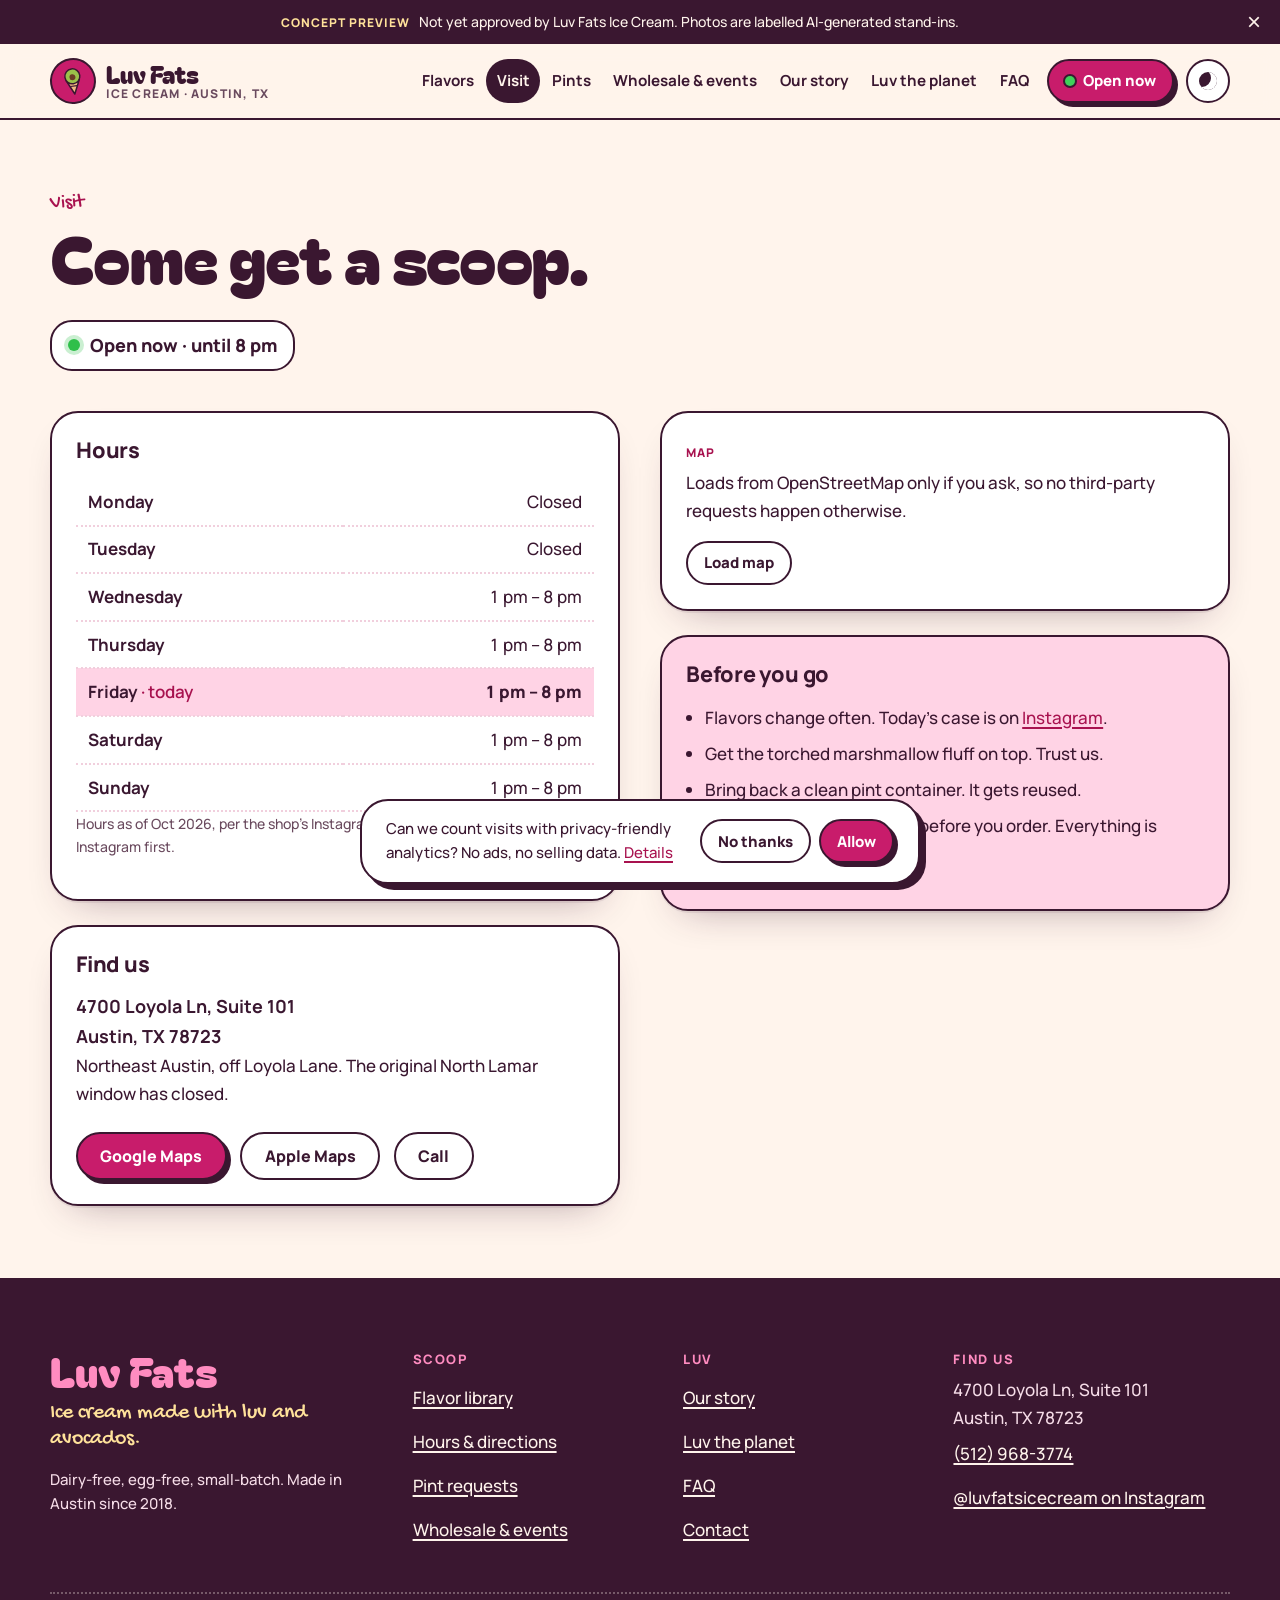
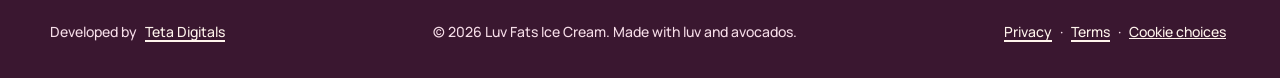
<file: visit/index.html>
<!doctype html>
<html lang="en-US">
<head>
<meta charset="utf-8">
<meta name="viewport" content="width=device-width, initial-scale=1">
<meta name="robots" content="noindex,nofollow">
<title>Visit — hours &amp; directions · Luv Fats Ice Cream</title>
<meta name="description" content="Luv Fats Ice Cream is at 4700 Loyola Ln, Suite 101, Austin, TX 78723. Open Wednesday to Sunday, 1–8 pm. Directions, map and live open status.">
<link rel="canonical" href="https://www.luvfatsicecream.com/visit/">
<meta property="og:type" content="website"><meta property="og:site_name" content="Luv Fats Ice Cream">
<meta property="og:title" content="Visit — hours &amp; directions · Luv Fats Ice Cream"><meta property="og:description" content="Luv Fats Ice Cream is at 4700 Loyola Ln, Suite 101, Austin, TX 78723. Open Wednesday to Sunday, 1–8 pm. Directions, map and live open status.">
<meta property="og:url" content="https://www.luvfatsicecream.com/visit/"><meta property="og:image" content="https://www.luvfatsicecream.com/assets/img/og.jpg">
<meta name="twitter:card" content="summary_large_image">
<meta name="theme-color" content="#FFF4EC" media="(prefers-color-scheme: light)">
<meta name="theme-color" content="#1C0F1A" media="(prefers-color-scheme: dark)">
<link rel="icon" href="../assets/icons/icon.svg" type="image/svg+xml"><link rel="icon" href="../assets/icons/favicon-32.png" sizes="32x32">
<link rel="apple-touch-icon" href="../assets/icons/apple-touch-icon.png"><link rel="manifest" href="../site.webmanifest">
<link rel="preload" href="../assets/fonts/bagel-latin.woff2" as="font" type="font/woff2" crossorigin>
<link rel="preload" href="../assets/fonts/manrope-latin.woff2" as="font" type="font/woff2" crossorigin>
<script src="../assets/js/theme-init.js"></script>
<link rel="stylesheet" href="../assets/css/site.css">
<script type="application/ld+json">{"@context": "https://schema.org", "@type": "BreadcrumbList", "itemListElement": [{"@type": "ListItem", "position": 1, "name": "Home", "item": "https://www.luvfatsicecream.com/"}, {"@type": "ListItem", "position": 2, "name": "Visit — hours & directions", "item": "https://www.luvfatsicecream.com/visit/"}]}</script><script type="application/ld+json">{"@context": "https://schema.org", "@type": "IceCreamShop", "name": "Luv Fats Ice Cream", "url": "https://www.luvfatsicecream.com/", "image": "https://www.luvfatsicecream.com/assets/img/og.jpg", "telephone": "+15129683774", "priceRange": "$", "servesCuisine": ["Vegan ice cream", "Dairy-free ice cream", "Sorbet"], "founder": {"@type": "Person", "name": "Chi Ndika"}, "sameAs": ["https://www.instagram.com/luvfatsicecream/", "https://www.facebook.com/luvfatsicecream"], "address": {"@type": "PostalAddress", "streetAddress": "4700 Loyola Ln, Suite 101", "addressLocality": "Austin", "addressRegion": "TX", "postalCode": "78723", "addressCountry": "US"}, "geo": {"@type": "GeoCoordinates", "latitude": 30.30966, "longitude": -97.6663}, "openingHoursSpecification": [{"@type": "OpeningHoursSpecification", "dayOfWeek": "Wednesday", "opens": "13:00", "closes": "20:00"}, {"@type": "OpeningHoursSpecification", "dayOfWeek": "Thursday", "opens": "13:00", "closes": "20:00"}, {"@type": "OpeningHoursSpecification", "dayOfWeek": "Friday", "opens": "13:00", "closes": "20:00"}, {"@type": "OpeningHoursSpecification", "dayOfWeek": "Saturday", "opens": "13:00", "closes": "20:00"}, {"@type": "OpeningHoursSpecification", "dayOfWeek": "Sunday", "opens": "13:00", "closes": "20:00"}]}</script>
</head>
<body>
<aside class="ribbon" data-ribbon aria-label="Preview notice"><p><span class="label label--ink">Concept preview</span> Not yet approved by Luv Fats Ice Cream. Photos are labelled AI-generated stand-ins.</p><button type="button" class="ribbon-close" data-ribbon-close aria-label="Hide preview notice">×</button></aside><a class="skip" href="#main">Skip to content</a>
<header class="site-header"><div class="wrap header-row">
<a class="brand" href=".././"><span class="brand-mark" aria-hidden="true"><svg viewBox="0 0 32 32" width="30" height="30"><path d="M9 15 L16 30 L23 15 Z" fill="#F2B880" stroke="currentColor" stroke-width="1.6" stroke-linejoin="round"/><path d="M11 18 L21 18 M12.5 21.5 L19.5 21.5" stroke="currentColor" stroke-width="1.2"/><circle cx="16" cy="11" r="8" fill="#9BC24A" stroke="currentColor" stroke-width="1.6"/><circle cx="16" cy="12" r="3.2" fill="#6B3E26"/></svg></span><span class="brand-text">Luv Fats<small>ice cream · Austin, TX</small></span></a>
<button type="button" class="nav-toggle" aria-label="Menu" aria-expanded="false" aria-controls="site-nav" data-nav-toggle><span class="nav-toggle-bars" aria-hidden="true"></span><span class="nav-toggle-text" aria-hidden="true">Menu</span></button>
<nav class="nav" id="site-nav" aria-label="Main"><ul><li><a href="../flavors/">Flavors</a></li><li><a href="../visit/" aria-current="page">Visit</a></li><li><a href="../pints/">Pints</a></li><li><a href="../wholesale/">Wholesale &amp; events</a></li><li><a href="../our-story/">Our story</a></li><li><a href="../luv-the-planet/">Luv the planet</a></li><li><a href="../faq/">FAQ</a></li></ul>
<a class="btn btn--primary btn--small nav-cta" href="../visit/"><span class="open-dot" data-open-dot aria-hidden="true"></span><span data-open-short>Visit the shop</span></a></nav>
<button type="button" class="theme-toggle" data-theme-toggle aria-pressed="false" aria-label="Dark mode"><span aria-hidden="true" class="theme-icon"></span></button>
</div></header>
<main id="main" tabindex="-1">
<section class="page-hero"><div class="wrap"><p class="eyebrow">Visit</p><h1 class="display display--md">Come get a scoop.</h1>
<p class="status status--big" data-open-status aria-live="polite"><span class="status-dot" aria-hidden="true"></span><span data-open-text>Open Wednesday to Sunday, 1–8 pm</span></p></div></section>
<section class="section section--flush"><div class="wrap split">
<div><div class="card"><h2 class="h3">Hours</h2><table class="hours" data-hours><caption class="visually-hidden">Shop hours</caption><tbody><tr data-day="mon"><th scope="row">Monday</th><td>Closed</td></tr><tr data-day="tue"><th scope="row">Tuesday</th><td>Closed</td></tr><tr data-day="wed"><th scope="row">Wednesday</th><td>1 pm – 8 pm</td></tr><tr data-day="thu"><th scope="row">Thursday</th><td>1 pm – 8 pm</td></tr><tr data-day="fri"><th scope="row">Friday</th><td>1 pm – 8 pm</td></tr><tr data-day="sat"><th scope="row">Saturday</th><td>1 pm – 8 pm</td></tr><tr data-day="sun"><th scope="row">Sunday</th><td>1 pm – 8 pm</td></tr></tbody></table><p class="fine">Hours as of Oct 2026, per the shop’s Instagram. Holiday changes go up on Instagram first.</p></div>
<div class="card"><h2 class="h3">Find us</h2><address class="addr">4700 Loyola Ln, Suite 101<br>Austin, TX 78723</address>
<p>Northeast Austin, off Loyola Lane. The original North Lamar window has closed.</p>
<div class="actions"><a class="btn btn--primary" href="https://www.google.com/maps/dir/?api=1&destination=Luv%20Fats%20Ice%20Cream%2C%204700%20Loyola%20Ln%20Suite%20101%2C%20Austin%2C%20TX%2078723" rel="noopener">Google Maps</a><a class="btn btn--ghost" href="https://maps.apple.com/directions?destination=Luv%20Fats%20Ice%20Cream%2C%204700%20Loyola%20Ln%20Suite%20101%2C%20Austin%2C%20TX%2078723" rel="noopener">Apple Maps</a><a class="btn btn--ghost" href="tel:+15129683774">Call</a></div></div></div>
<div><div class="map-slot card" data-map data-lat="30.30966" data-lng="-97.6663" data-title="Luv Fats Ice Cream">
<p class="label">Map</p><p>Loads from OpenStreetMap only if you ask, so no third-party requests happen otherwise.</p>
<button type="button" class="btn btn--ghost btn--small" data-load-map>Load map</button></div>
<div class="card card--pink"><h2 class="h3">Before you go</h2><ul class="list-dot">
<li>Flavors change often. Today’s case is on <a href="https://www.instagram.com/luvfatsicecream/" rel="noopener">Instagram</a>.</li>
<li>Get the torched marshmallow fluff on top. Trust us.</li>
<li>Bring back a clean pint container. It gets reused.</li>
<li>Allergy? Ask at the counter before you order. Everything is made in one small kitchen.</li></ul></div></div>
</div></section>
</main>
<footer class="site-footer"><div class="wrap">
<div class="footer-grid">
<div class="footer-brand"><p class="footer-mark">Luv Fats</p><p class="footer-tag">Ice cream made with luv and avocados.</p>
<p class="footer-small">Dairy-free, egg-free, small-batch. Made in Austin since 2018.</p></div>
<div><h2 class="footer-h">Scoop</h2><ul class="footer-list"><li><a href="../flavors/">Flavor library</a></li><li><a href="../visit/">Hours &amp; directions</a></li><li><a href="../pints/">Pint requests</a></li><li><a href="../wholesale/">Wholesale &amp; events</a></li></ul></div>
<div><h2 class="footer-h">Luv</h2><ul class="footer-list"><li><a href="../our-story/">Our story</a></li><li><a href="../luv-the-planet/">Luv the planet</a></li><li><a href="../faq/">FAQ</a></li><li><a href="../contact/">Contact</a></li></ul></div>
<div><h2 class="footer-h">Find us</h2><address class="footer-list"><span>4700 Loyola Ln, Suite 101</span><span>Austin, TX 78723</span>
<a href="tel:+15129683774">(512) 968-3774</a><a href="https://www.instagram.com/luvfatsicecream/" rel="noopener">@luvfatsicecream on Instagram</a></address></div>
</div>
<div class="footer-base">
<p>Developed by <a href="https://teta.dpdns.org">Teta Digitals</a></p><p>© 2026 Luv Fats Ice Cream. Made with luv and avocados.</p>
<p><a href="../privacy/">Privacy</a> · <a href="../terms/">Terms</a> · <button type="button" class="linklike" data-consent-reset>Cookie choices</button></p></div>
</div></footer>
<div class="consent" data-consent hidden role="region" aria-label="Analytics choice">
<p>Can we count visits with privacy-friendly analytics? No ads, no selling data. <a href="../privacy/">Details</a></p>
<div class="consent-actions"><button type="button" class="btn btn--ghost btn--small" data-consent-choice="no">No thanks</button>
<button type="button" class="btn btn--primary btn--small" data-consent-choice="yes">Allow</button></div></div>
<script type="module" src="../assets/js/main.js"></script>
</body>
</html>
</file>
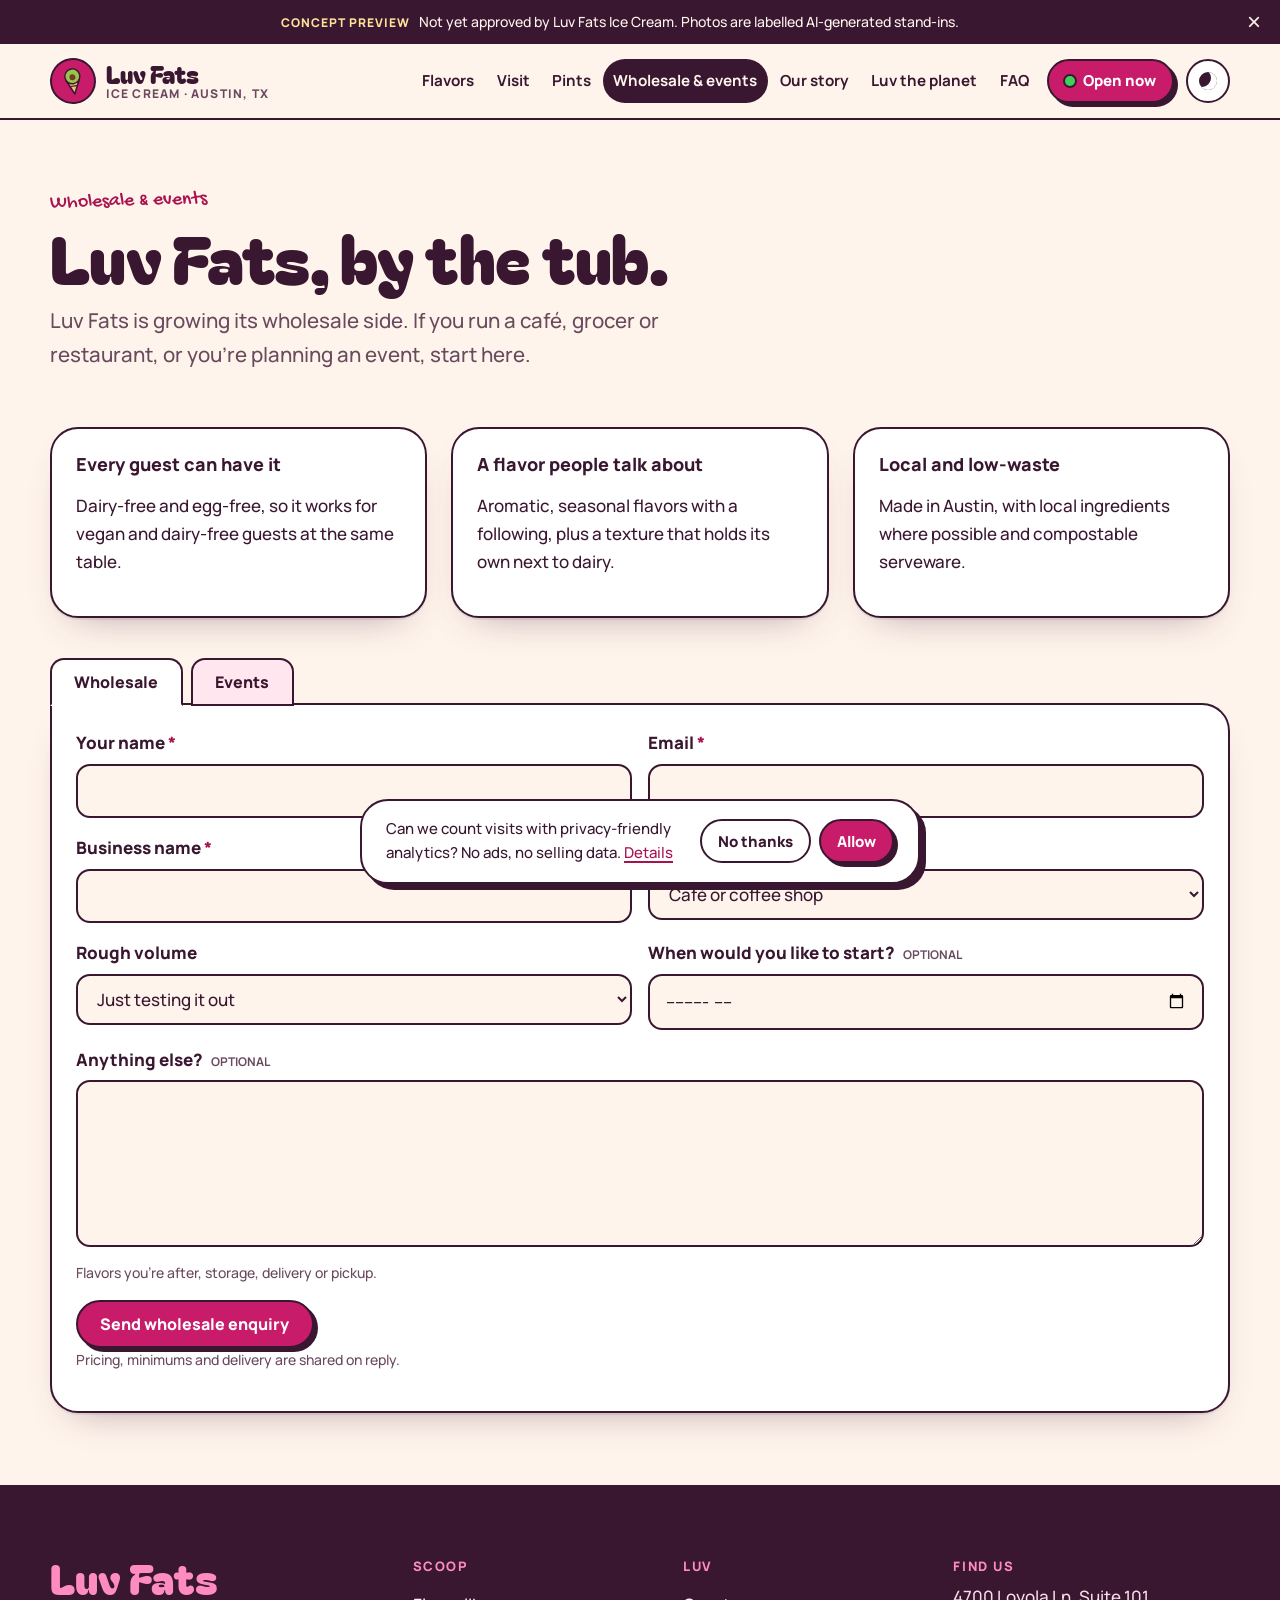
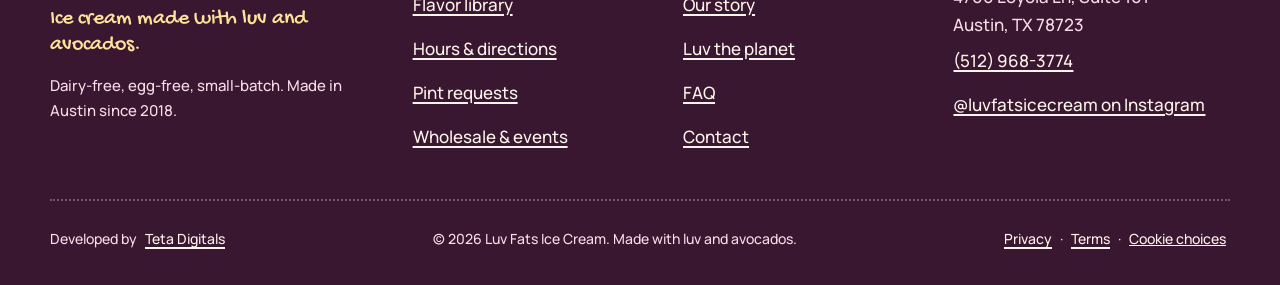
<file: wholesale/index.html>
<!doctype html>
<html lang="en-US">
<head>
<meta charset="utf-8">
<meta name="viewport" content="width=device-width, initial-scale=1">
<meta name="robots" content="noindex,nofollow">
<title>Wholesale &amp; events · Luv Fats Ice Cream</title>
<meta name="description" content="Wholesale pints and tubs of Luv Fats vegan ice cream for Austin cafés, grocers and restaurants, plus event and pop-up requests.">
<link rel="canonical" href="https://www.luvfatsicecream.com/wholesale/">
<meta property="og:type" content="website"><meta property="og:site_name" content="Luv Fats Ice Cream">
<meta property="og:title" content="Wholesale &amp; events · Luv Fats Ice Cream"><meta property="og:description" content="Wholesale pints and tubs of Luv Fats vegan ice cream for Austin cafés, grocers and restaurants, plus event and pop-up requests.">
<meta property="og:url" content="https://www.luvfatsicecream.com/wholesale/"><meta property="og:image" content="https://www.luvfatsicecream.com/assets/img/og.jpg">
<meta name="twitter:card" content="summary_large_image">
<meta name="theme-color" content="#FFF4EC" media="(prefers-color-scheme: light)">
<meta name="theme-color" content="#1C0F1A" media="(prefers-color-scheme: dark)">
<link rel="icon" href="../assets/icons/icon.svg" type="image/svg+xml"><link rel="icon" href="../assets/icons/favicon-32.png" sizes="32x32">
<link rel="apple-touch-icon" href="../assets/icons/apple-touch-icon.png"><link rel="manifest" href="../site.webmanifest">
<link rel="preload" href="../assets/fonts/bagel-latin.woff2" as="font" type="font/woff2" crossorigin>
<link rel="preload" href="../assets/fonts/manrope-latin.woff2" as="font" type="font/woff2" crossorigin>
<script src="../assets/js/theme-init.js"></script>
<link rel="stylesheet" href="../assets/css/site.css">
<script type="application/ld+json">{"@context": "https://schema.org", "@type": "BreadcrumbList", "itemListElement": [{"@type": "ListItem", "position": 1, "name": "Home", "item": "https://www.luvfatsicecream.com/"}, {"@type": "ListItem", "position": 2, "name": "Wholesale & events", "item": "https://www.luvfatsicecream.com/wholesale/"}]}</script>
</head>
<body>
<aside class="ribbon" data-ribbon aria-label="Preview notice"><p><span class="label label--ink">Concept preview</span> Not yet approved by Luv Fats Ice Cream. Photos are labelled AI-generated stand-ins.</p><button type="button" class="ribbon-close" data-ribbon-close aria-label="Hide preview notice">×</button></aside><a class="skip" href="#main">Skip to content</a>
<header class="site-header"><div class="wrap header-row">
<a class="brand" href=".././"><span class="brand-mark" aria-hidden="true"><svg viewBox="0 0 32 32" width="30" height="30"><path d="M9 15 L16 30 L23 15 Z" fill="#F2B880" stroke="currentColor" stroke-width="1.6" stroke-linejoin="round"/><path d="M11 18 L21 18 M12.5 21.5 L19.5 21.5" stroke="currentColor" stroke-width="1.2"/><circle cx="16" cy="11" r="8" fill="#9BC24A" stroke="currentColor" stroke-width="1.6"/><circle cx="16" cy="12" r="3.2" fill="#6B3E26"/></svg></span><span class="brand-text">Luv Fats<small>ice cream · Austin, TX</small></span></a>
<button type="button" class="nav-toggle" aria-label="Menu" aria-expanded="false" aria-controls="site-nav" data-nav-toggle><span class="nav-toggle-bars" aria-hidden="true"></span><span class="nav-toggle-text" aria-hidden="true">Menu</span></button>
<nav class="nav" id="site-nav" aria-label="Main"><ul><li><a href="../flavors/">Flavors</a></li><li><a href="../visit/">Visit</a></li><li><a href="../pints/">Pints</a></li><li><a href="../wholesale/" aria-current="page">Wholesale &amp; events</a></li><li><a href="../our-story/">Our story</a></li><li><a href="../luv-the-planet/">Luv the planet</a></li><li><a href="../faq/">FAQ</a></li></ul>
<a class="btn btn--primary btn--small nav-cta" href="../visit/"><span class="open-dot" data-open-dot aria-hidden="true"></span><span data-open-short>Visit the shop</span></a></nav>
<button type="button" class="theme-toggle" data-theme-toggle aria-pressed="false" aria-label="Dark mode"><span aria-hidden="true" class="theme-icon"></span></button>
</div></header>
<main id="main" tabindex="-1">
<section class="page-hero"><div class="wrap"><p class="eyebrow">Wholesale &amp; events</p><h1 class="display display--md">Luv Fats, by the tub.</h1>
<p class="lede">Luv Fats is growing its wholesale side. If you run a café, grocer or restaurant, or you’re planning an event, start here.</p></div></section>
<section class="section section--flush"><div class="wrap">
<div class="grid-3 why"><div class="card"><h2 class="h4">Every guest can have it</h2><p>Dairy-free and egg-free, so it works for vegan and dairy-free guests at the same table.</p></div>
<div class="card"><h2 class="h4">A flavor people talk about</h2><p>Aromatic, seasonal flavors with a following, plus a texture that holds its own next to dairy.</p></div>
<div class="card"><h2 class="h4">Local and low-waste</h2><p>Made in Austin, with local ingredients where possible and compostable serveware.</p></div></div>
<div class="tabs" data-tabs><div class="tablist" role="tablist" aria-label="Enquiry type">
<button type="button" role="tab" id="tab-w" aria-controls="panel-w" aria-selected="true">Wholesale</button>
<button type="button" role="tab" id="tab-e" aria-controls="panel-e" aria-selected="false" tabindex="-1">Events</button></div>
<div class="card tabpanel" role="tabpanel" id="panel-w" aria-labelledby="tab-w"><form name="wholesale" method="POST" action="../thanks/?form=wholesale" data-netlify="true" netlify-honeypot="bot-field" novalidate data-form="wholesale"><input type="hidden" name="form-name" value="wholesale"><p class="visually-hidden"><label>Leave this empty <input name="bot-field" tabindex="-1" autocomplete="off"></label></p>
<div class="field-row"><div class="field"><label for="f-name">Your name <span class="req" aria-hidden="true">*</span></label><input id="f-name" name="name" type="text" required autocomplete="name"><p class="error" data-error-for="name" hidden></p></div><div class="field"><label for="f-email">Email <span class="req" aria-hidden="true">*</span></label><input id="f-email" name="email" type="email" required autocomplete="email"><p class="error" data-error-for="email" hidden></p></div></div>
<div class="field-row"><div class="field"><label for="f-business">Business name <span class="req" aria-hidden="true">*</span></label><input id="f-business" name="business" type="text" required autocomplete="organization"><p class="error" data-error-for="business" hidden></p></div>
<div class="field"><label for="f-btype">Type of business</label><select id="f-btype" name="business_type"><option>Café or coffee shop</option><option>Grocery or market</option><option>Restaurant or bar</option><option>Bakery</option><option>Other</option></select></div></div>
<div class="field-row"><div class="field"><label for="f-volume">Rough volume</label><select id="f-volume" name="volume"><option>Just testing it out</option><option>A few pints a week</option><option>Tubs for scooping</option><option>Not sure yet</option></select></div>
<div class="field"><label for="f-start">When would you like to start? <span class="opt">optional</span></label><input id="f-start" name="start" type="month" ><p class="error" data-error-for="start" hidden></p></div></div>
<div class="field"><label for="f-message">Anything else? <span class="opt">optional</span></label><textarea id="f-message" name="message" rows="5" aria-describedby="message-hint" ></textarea><p class="hint" id="message-hint">Flavors you’re after, storage, delivery or pickup.</p><p class="error" data-error-for="message" hidden></p></div>
<button class="btn btn--primary" type="submit">Send wholesale enquiry</button><p class="fine">Pricing, minimums and delivery are shared on reply.</p></form></div>
<div class="card tabpanel" role="tabpanel" id="panel-e" aria-labelledby="tab-e" hidden><span id="events" class="anchor"></span><form name="event" method="POST" action="../thanks/?form=event" data-netlify="true" netlify-honeypot="bot-field" novalidate data-form="event"><input type="hidden" name="form-name" value="event"><p class="visually-hidden"><label>Leave this empty <input name="bot-field" tabindex="-1" autocomplete="off"></label></p>
<div class="field-row"><div class="field"><label for="f-name">Your name <span class="req" aria-hidden="true">*</span></label><input id="f-name" name="name" type="text" required autocomplete="name"><p class="error" data-error-for="name" hidden></p></div><div class="field"><label for="f-email">Email <span class="req" aria-hidden="true">*</span></label><input id="f-email" name="email" type="email" required autocomplete="email"><p class="error" data-error-for="email" hidden></p></div></div>
<div class="field-row"><div class="field"><label for="f-event_date">Event date <span class="req" aria-hidden="true">*</span></label><input id="f-event_date" name="event_date" type="date" required ><p class="error" data-error-for="event_date" hidden></p></div><div class="field"><label for="f-headcount">Guests (roughly) <span class="req" aria-hidden="true">*</span></label><input id="f-headcount" name="headcount" type="number" required min="10" max="2000" inputmode="numeric"><p class="error" data-error-for="headcount" hidden></p></div></div>
<div class="field-row"><div class="field"><label for="f-etype">Kind of event</label><select id="f-etype" name="event_type"><option>Wedding or party</option><option>Office or team</option><option>Pop-up or market</option><option>School or community</option><option>Other</option></select></div>
<div class="field"><label for="f-location">Where? <span class="opt">optional</span></label><input id="f-location" name="location" type="text" aria-describedby="location-hint" ><p class="hint" id="location-hint">Neighborhood or venue.</p><p class="error" data-error-for="location" hidden></p></div></div>
<div class="field"><label for="f-message">Tell us about it <span class="opt">optional</span></label><textarea id="f-message" name="message" rows="5" ></textarea><p class="error" data-error-for="message" hidden></p></div>
<p class="hint" data-lead-hint hidden></p>
<button class="btn btn--primary" type="submit">Send event request</button><p class="fine">Every request gets a reply, but not every date is possible.</p></form></div>
</div></div></section>
</main>
<footer class="site-footer"><div class="wrap">
<div class="footer-grid">
<div class="footer-brand"><p class="footer-mark">Luv Fats</p><p class="footer-tag">Ice cream made with luv and avocados.</p>
<p class="footer-small">Dairy-free, egg-free, small-batch. Made in Austin since 2018.</p></div>
<div><h2 class="footer-h">Scoop</h2><ul class="footer-list"><li><a href="../flavors/">Flavor library</a></li><li><a href="../visit/">Hours &amp; directions</a></li><li><a href="../pints/">Pint requests</a></li><li><a href="../wholesale/">Wholesale &amp; events</a></li></ul></div>
<div><h2 class="footer-h">Luv</h2><ul class="footer-list"><li><a href="../our-story/">Our story</a></li><li><a href="../luv-the-planet/">Luv the planet</a></li><li><a href="../faq/">FAQ</a></li><li><a href="../contact/">Contact</a></li></ul></div>
<div><h2 class="footer-h">Find us</h2><address class="footer-list"><span>4700 Loyola Ln, Suite 101</span><span>Austin, TX 78723</span>
<a href="tel:+15129683774">(512) 968-3774</a><a href="https://www.instagram.com/luvfatsicecream/" rel="noopener">@luvfatsicecream on Instagram</a></address></div>
</div>
<div class="footer-base">
<p>Developed by <a href="https://teta.dpdns.org">Teta Digitals</a></p><p>© 2026 Luv Fats Ice Cream. Made with luv and avocados.</p>
<p><a href="../privacy/">Privacy</a> · <a href="../terms/">Terms</a> · <button type="button" class="linklike" data-consent-reset>Cookie choices</button></p></div>
</div></footer>
<div class="consent" data-consent hidden role="region" aria-label="Analytics choice">
<p>Can we count visits with privacy-friendly analytics? No ads, no selling data. <a href="../privacy/">Details</a></p>
<div class="consent-actions"><button type="button" class="btn btn--ghost btn--small" data-consent-choice="no">No thanks</button>
<button type="button" class="btn btn--primary btn--small" data-consent-choice="yes">Allow</button></div></div>
<script type="module" src="../assets/js/main.js"></script>
</body>
</html>
</file>
<file: assets/css/site.css>
/* Luv Fats Ice Cream — "pink shop, avocado heart" design system. Self-hosted fonts, no framework. */
@font-face{font-family:"Bagel";src:url(/assets/fonts/bagel-latin.woff2) format("woff2");font-weight:400;font-display:swap}
@font-face{font-family:"Manrope";src:url(/assets/fonts/manrope-latin.woff2) format("woff2");font-weight:200 800;font-display:swap}
@font-face{font-family:"Gochi";src:url(/assets/fonts/gochi-latin.woff2) format("woff2");font-weight:400;font-display:swap}

:root{
  --cream:#FFF4EC; --cream-2:#FFE6EF; --paper:#FFFFFF; --cocoa:#3A1730; --cocoa-soft:#6A4A5E;
  --pink:#C81C6B; --pink-deep:#A8124F; --pink-soft:#FFD3E5; --avo:#4E7A12; --avo-bright:#9BC24A; --avo-soft:#E5F2CF;
  --butter:#FFE29A; --lilac:#E3D3FF; --peach:#FFD2B8; --cone:#F2B880;
  --bg:var(--cream); --surface:var(--paper); --text:var(--cocoa); --muted:var(--cocoa-soft); --accent:var(--pink-deep); --accent-fill:var(--pink); --on-accent:#fff;
  --line:#F1CFDD; --focus:#1F5FD0; --tint:var(--cream-2);
  --f-display:"Bagel","Cooper Black",Georgia,serif; --f-body:"Manrope",system-ui,-apple-system,"Segoe UI",sans-serif; --f-hand:"Gochi","Comic Sans MS",cursive;
  --r:28px; --r-sm:14px; --shadow:0 2px 0 rgba(58,23,48,.08),0 18px 40px -24px rgba(58,23,48,.45);
  --s1:.5rem; --s2:1rem; --s3:1.5rem; --s4:2.5rem; --s5:4.5rem;
  --ease:cubic-bezier(.2,.8,.2,1); color-scheme:light;
}
[data-theme=dark]{
  --bg:#1C0F1A; --surface:#2A1727; --text:#FFF1F6; --muted:#E2C9D6; --accent:#FF8CC0; --accent-fill:#FF6FAE; --on-accent:#2A0A1A;
  --line:#4A2A44; --tint:#241321; --pink-soft:#4A1D38; --avo-soft:#26331A; --avo:#B8E07A; --focus:#8AB4FF; color-scheme:dark;
}
@media (prefers-color-scheme:dark){:root:not([data-theme=light]){
  --bg:#1C0F1A; --surface:#2A1727; --text:#FFF1F6; --muted:#E2C9D6; --accent:#FF8CC0; --accent-fill:#FF6FAE; --on-accent:#2A0A1A;
  --line:#4A2A44; --tint:#241321; --pink-soft:#4A1D38; --avo-soft:#26331A; --avo:#B8E07A; --focus:#8AB4FF; color-scheme:dark}}

*,*::before,*::after{box-sizing:border-box}
[hidden]{display:none!important}
html{-webkit-text-size-adjust:100%;scroll-padding-top:6rem}
body{margin:0;background:var(--bg);color:var(--text);font:500 1.0625rem/1.65 var(--f-body);-webkit-font-smoothing:antialiased}
img,svg{max-width:100%;height:auto;display:block}
a{color:var(--accent);text-decoration-thickness:2px;text-underline-offset:3px}
a:hover{text-decoration-style:wavy}
:focus-visible{outline:3px solid var(--focus);outline-offset:3px;border-radius:6px}
main:focus{outline:none}
h1,h2,h3,h4{margin:0 0 var(--s2);line-height:1.05;text-wrap:balance}
p{margin:0 0 var(--s2)}
.visually-hidden{position:absolute!important;width:1px;height:1px;overflow:hidden;clip:rect(0 0 0 0);white-space:nowrap}
.wrap{width:min(1180px,100% - 2.5rem);margin-inline:auto}
.center{text-align:center}
.section{padding-block:var(--s5)}
.section--tight{padding-block:var(--s3)}
.section--flush{padding-top:0}
.section--cream{background:var(--tint);position:relative}
.section--cream::before,.section--cream::after{content:"";position:absolute;left:0;right:0;height:18px;background:radial-gradient(circle at 12px 0,var(--bg) 11px,transparent 12px) 0 0/24px 18px repeat-x}
.section--cream::before{top:0}
.section--cream::after{bottom:0;transform:scaleY(-1)}
.section--pink{background:var(--pink-deep);color:#fff}
[data-theme=dark] .section--pink{background:#5A0E33}
.section-head{max-width:46rem;margin-bottom:var(--s4)}
.anchor{position:relative;top:-6rem}

/* type */
.display{font:400 clamp(2.7rem,7.4vw,5.8rem)/.95 var(--f-display);letter-spacing:-.01em}
.display--md{font-size:clamp(2.3rem,5.6vw,4.2rem)}
.display .accent{color:var(--accent);display:inline-block}
.h2{font:400 clamp(1.8rem,3.6vw,2.8rem)/1.05 var(--f-display)}
.h2--sm{font-size:clamp(1.5rem,2.6vw,2rem)}
.h3{font:800 1.35rem/1.2 var(--f-body);letter-spacing:-.01em}
.h4{font:800 1.125rem/1.25 var(--f-body)}
.h4 a,.h3 a{color:inherit;text-decoration:none;display:inline-flex;min-height:44px;align-items:center}
.h4 a:hover{text-decoration:underline wavy var(--accent)}
.lede{font-size:clamp(1.1rem,1.6vw,1.3rem);color:var(--muted);max-width:40rem}
.lede--light{color:#FFE3EE}
.eyebrow{font:400 1.25rem/1.2 var(--f-hand);color:var(--accent);margin-bottom:.5rem;transform:rotate(-1.5deg);transform-origin:left}
.eyebrow--light{color:#FFE29A}
.label{display:inline-block;font:800 .75rem/1 var(--f-body);letter-spacing:.08em;text-transform:uppercase;color:var(--accent);margin-bottom:.6rem}
.tag{display:inline-flex;align-items:center;font:800 .75rem/1 var(--f-body);letter-spacing:.04em;text-transform:uppercase;padding:.35rem .6rem;border-radius:99px;background:var(--pink-soft);color:var(--text);margin-right:.35rem}
.tag--soft{background:var(--avo-soft)}
.tag--ink{background:var(--text);color:var(--bg)}
.fine{font-size:.875rem;color:var(--muted)}
.hint{font-size:.875rem;color:var(--muted);margin:.35rem 0 0}
.note{background:var(--avo-soft);border-radius:var(--r-sm);padding:.9rem 1.1rem}
.prose{max-width:42rem}.prose--narrow{max-width:44rem;margin-inline:auto}
.prose h2{margin-top:var(--s4)}
.addr{font-weight:700;font-style:normal;font-size:1.125rem}

/* buttons */
.btn{display:inline-flex;align-items:center;justify-content:center;gap:.5rem;min-height:48px;padding:.75rem 1.4rem;border-radius:999px;white-space:nowrap;
  font:800 1rem/1 var(--f-body);text-decoration:none;cursor:pointer;border:2.5px solid var(--text);transition:transform .2s var(--ease),box-shadow .2s var(--ease),background .2s}
.btn--primary{background:var(--accent-fill);color:var(--on-accent);box-shadow:4px 4px 0 var(--text)}
.btn--primary:hover{transform:translate(-2px,-2px);box-shadow:6px 6px 0 var(--text)}
.btn--primary:active{transform:translate(2px,2px);box-shadow:1px 1px 0 var(--text)}
.btn--ghost{background:var(--surface);color:var(--text)}
.btn--ghost:hover{background:var(--pink-soft)}
.btn--small{min-height:44px;padding:.5rem 1rem;font-size:.9375rem}
.section--pink .btn--primary{background:var(--butter);color:var(--cocoa);border-color:var(--cocoa)}
.actions{display:flex;flex-wrap:wrap;gap:.85rem;margin-top:var(--s3)}
.actions--center{justify-content:center}
.linklike{background:none;border:0;padding:.6rem .25rem;min-height:44px;font:inherit;color:inherit;text-decoration:underline;cursor:pointer}
.link-arrow{font-weight:800;display:inline-flex;align-items:center;min-height:44px;color:var(--accent)}
.link-arrow::after{content:"→";margin-left:.4rem;transition:transform .2s}
a:hover .link-arrow::after,.link-arrow:hover::after{transform:translateX(4px)}
.big-link{font:400 1.6rem var(--f-display);display:inline-flex;min-height:44px;align-items:center}

/* ribbon + header */
.ribbon{background:var(--cocoa);color:#FFF4EC;font-size:.875rem;display:flex;align-items:center;justify-content:center;gap:.5rem;padding:.25rem 3.5rem .25rem 1rem;position:relative;text-align:center}
.ribbon p{margin:0;padding:.4rem 0}
.ribbon .label{color:#FFE29A;margin:0 .4rem 0 0}
.ribbon-close{position:absolute;right:.25rem;top:50%;transform:translateY(-50%);width:44px;height:44px;border:0;background:none;color:inherit;font-size:1.5rem;cursor:pointer}
.skip{position:absolute;left:1rem;top:-4rem;z-index:100;background:var(--accent-fill);color:var(--on-accent);padding:.75rem 1rem;border-radius:var(--r-sm)}
.skip:focus{top:1rem}
.site-header{position:sticky;top:0;z-index:50;background:color-mix(in srgb,var(--bg) 90%,transparent);backdrop-filter:blur(10px);-webkit-backdrop-filter:blur(10px);border-bottom:2.5px solid var(--text)}
.header-row{display:flex;align-items:center;gap:.75rem;min-height:74px}
.brand{display:flex;align-items:center;gap:.6rem;color:var(--text);text-decoration:none;margin-right:auto;min-height:48px}
.brand-mark{display:grid;place-items:center;width:46px;height:46px;border-radius:50%;background:var(--pink);color:var(--cocoa);border:2.5px solid var(--text);transform:rotate(-8deg)}
.brand-text{font:400 1.5rem/1 var(--f-display);display:flex;flex-direction:column;gap:.15rem}
.brand-text small{font:800 .75rem/1 var(--f-body);letter-spacing:.1em;text-transform:uppercase;color:var(--muted);white-space:nowrap}
.nav{display:flex;align-items:center;gap:.5rem}
.nav ul{list-style:none;margin:0;padding:0;display:flex;gap:.1rem}
.nav a:not(.btn){display:flex;align-items:center;min-height:44px;padding:0 .65rem;color:var(--text);text-decoration:none;font-weight:700;font-size:.95rem;border-radius:999px;white-space:nowrap}
.nav a:not(.btn):hover{background:var(--pink-soft)}
.nav a[aria-current=page]{background:var(--text);color:var(--bg)}
.open-dot{width:10px;height:10px;border-radius:50%;background:#bbb;box-shadow:0 0 0 2px var(--text)}
.is-open .open-dot{background:#3FD15A}
.nav-toggle{display:none;align-items:center;gap:.5rem;min-height:44px;min-width:44px;padding:0 .9rem;border:2.5px solid var(--text);border-radius:999px;background:var(--surface);color:var(--text);font:800 .9375rem var(--f-body);cursor:pointer}
.nav-toggle-bars,.nav-toggle-bars::before,.nav-toggle-bars::after{display:block;width:18px;height:2.5px;background:currentColor;position:relative;border-radius:2px;transition:transform .2s}
.nav-toggle-bars::before,.nav-toggle-bars::after{content:"";position:absolute;left:0}
.nav-toggle-bars::before{top:-6px}.nav-toggle-bars::after{top:6px}
.nav-toggle[aria-expanded=true] .nav-toggle-bars{background:transparent}
.nav-toggle[aria-expanded=true] .nav-toggle-bars::before{transform:translateY(6px) rotate(45deg)}
.nav-toggle[aria-expanded=true] .nav-toggle-bars::after{transform:translateY(-6px) rotate(-45deg)}
.theme-toggle{width:44px;height:44px;border-radius:50%;border:2.5px solid var(--text);background:var(--surface);color:var(--text);cursor:pointer;display:grid;place-items:center;flex:none}
.theme-icon{width:18px;height:18px;border-radius:50%;background:currentColor;box-shadow:inset -6px -3px 0 0 var(--surface)}
[data-theme=dark] .theme-icon{box-shadow:0 0 0 3px var(--surface),0 0 0 5px currentColor;transform:scale(.6)}
@media (max-width:1279px){
  .nav-toggle{display:inline-flex}
  .nav{position:fixed;inset:74px 0 auto 0;background:var(--bg);border-bottom:2.5px solid var(--text);flex-direction:column;align-items:stretch;padding:1rem 1.25rem 1.5rem;max-height:calc(100dvh - 74px);overflow:auto;display:none}
  .nav[data-open]{display:flex}
  .nav ul{flex-direction:column;gap:.25rem}
  .nav a:not(.btn){font-size:1.125rem}
  .nav-cta{margin-top:.75rem;align-self:flex-start}
}
@media (max-width:420px){.brand-text small{display:none}.nav-toggle-text{display:none}}

/* hero */
.hero{padding-block:var(--s4) var(--s5);overflow:hidden}
.hero-grid{display:grid;gap:var(--s4);align-items:center}
@media (min-width:900px){.hero-grid{grid-template-columns:1fr 1fr}}
.hero-media{margin:0;position:relative}
.hero-media img{width:100%;aspect-ratio:1/1;object-fit:cover;border-radius:46% 54% 40% 60%/55% 45% 55% 45%;border:3px solid var(--text);box-shadow:10px 10px 0 var(--pink)}
.sticker{position:absolute;top:4%;right:2%;width:7.2rem;height:7.2rem;border-radius:50%;background:var(--butter);color:var(--cocoa);border:2.5px solid var(--cocoa);display:grid;place-items:center;text-align:center;
  font:400 1.05rem/1.05 var(--f-hand);transform:rotate(12deg);margin:0;box-shadow:3px 3px 0 var(--cocoa)}
.page-hero{padding-block:var(--s5) var(--s4)}
.figure{margin:0}
.figure img{width:100%;border-radius:var(--r);border:3px solid var(--text);box-shadow:8px 8px 0 var(--avo-bright);object-fit:cover}
.figcaption{display:flex;align-items:center;flex-wrap:wrap;gap:.25rem;font-size:.875rem;color:var(--muted);margin-top:.85rem}

/* status */
.status{display:inline-flex;align-items:center;gap:.6rem;font-weight:800;margin:var(--s2) 0 0;padding:.55rem 1rem;border-radius:22px;background:var(--surface);border:2px solid var(--text)}
.status--big{font-size:1.125rem}
.status-dot{width:12px;height:12px;border-radius:50%;background:#B4A6AE;flex:none}
.status.is-open .status-dot{background:#2FBF4A;box-shadow:0 0 0 4px rgba(47,191,74,.25)}
.status.is-closed .status-dot{background:#D9534F}
.hours{width:100%;border-collapse:collapse;margin-top:var(--s2);font-variant-numeric:tabular-nums}
.hours th,.hours td{text-align:left;padding:.55rem .75rem;border-bottom:2px dotted var(--line)}
.hours td{text-align:right}
.hours tr.is-today{background:var(--pink-soft);font-weight:800}
.hours tr.is-today th::after{content:" · today";font-weight:600;color:var(--accent)}

/* cards */
.card{position:relative;background:var(--surface);border:2.5px solid var(--text);border-radius:var(--r);padding:var(--s3);box-shadow:var(--shadow)}
.card + .card{margin-top:var(--s3)}
.grid-3 > .card + .card,.base-grid .card + .card,.flavor-grid .card + .card{margin-top:0}
.card--pink{background:var(--pink-soft)}
.card--mint{background:var(--avo-soft)}
.card--paper{color:var(--cocoa);background:#fff}
.grid-3{display:grid;gap:var(--s3);list-style:none;padding:0;margin:0}
@media (min-width:760px){.grid-3{grid-template-columns:repeat(2,1fr)}}
@media (min-width:1024px){.grid-3{grid-template-columns:repeat(3,1fr)}}
.split{display:grid;gap:var(--s4)}
@media (min-width:900px){.split{grid-template-columns:1fr 1fr}.split--center{align-items:center}}
.grid-aside{display:grid;gap:var(--s4)}
@media (min-width:960px){.grid-aside{grid-template-columns:minmax(0,1.6fr) minmax(0,1fr);align-items:start}.aside{position:sticky;top:6.5rem}}
.aside{display:grid;gap:var(--s3)}
.aside .card + .card{margin-top:0}
.base-grid{list-style:none;padding:0;margin:0;display:grid;gap:var(--s3)}
@media (min-width:760px){.base-grid{grid-template-columns:repeat(2,1fr)}}
@media (min-width:1100px){.base-grid{grid-template-columns:repeat(4,1fr)}}
.base{border-radius:60px 60px var(--r) var(--r);padding-top:var(--s4)}
.base-n{font:400 1.4rem var(--f-hand);color:var(--accent);display:block}
.base--mint{background:var(--avo-soft)}.base--cream{background:var(--surface)}.base--cocoa{background:#F3E1D6}.base--pink{background:var(--pink-soft)}
[data-theme=dark] .base--cocoa{background:#3A2420}
.tile{text-decoration:none;color:var(--text);display:flex;flex-direction:column;transition:transform .2s var(--ease)}
.tile:hover{transform:translateY(-4px) rotate(-.5deg)}
.tile .link-arrow{margin-top:auto}
.tile--pink{background:var(--pink-soft)}.tile--mint{background:var(--avo-soft)}.tile--butter{background:#FFF1C9}
[data-theme=dark] .tile--butter{background:#3A3018}
.list-dot{padding-left:1.2rem}.list-dot li{margin-bottom:.5rem}
.list-num{padding-left:1.4rem}.list-num li{margin-bottom:.5rem}
.quote{margin:var(--s3) 0;font:400 1.4rem/1.3 var(--f-display)}
.quote p{margin-bottom:.75rem}
.quote footer{font:600 .875rem var(--f-body);color:var(--muted)}

/* press */
.press-strip{list-style:none;margin:0 auto;padding:0;width:min(1180px,100% - 2.5rem);display:grid;gap:var(--s2)}
@media (min-width:760px){.press-strip{grid-template-columns:repeat(2,1fr)}}
@media (min-width:1100px){.press-strip{grid-template-columns:repeat(4,1fr)}}
.press-strip a{display:flex;flex-direction:column;gap:.25rem;min-height:44px;padding:.9rem 1.1rem;border-radius:var(--r-sm);border:2px dashed var(--line);color:var(--text);text-decoration:none}
.press-strip a:hover{border-color:var(--accent);border-style:solid}
.press-outlet{font:800 .75rem var(--f-body);text-transform:uppercase;letter-spacing:.08em;color:var(--accent)}
.press-line{font-weight:600}
.press-grid{list-style:none;padding:0}

/* flavors */
.chip-cloud{list-style:none;padding:0;margin:0;display:flex;flex-wrap:wrap;gap:.6rem;justify-content:center}
.chip-scoop{padding:.6rem 1.1rem;border-radius:999px;border:2.5px solid var(--text);font-weight:800;color:var(--cocoa)}
.chip-scoop:nth-child(odd){transform:rotate(-2deg)}.chip-scoop:nth-child(3n){transform:rotate(2deg)}
.scoop--mint{--sc:#CFE8A8}.scoop--pink{--sc:#FFC2DA}.scoop--butter{--sc:#FFE29A}.scoop--lilac{--sc:#DCCBFF}.scoop--peach{--sc:#FFC9A8}.scoop--cocoa{--sc:#D9B8A0}
.chip-scoop{background:var(--sc)}
.toolbar{display:flex;flex-wrap:wrap;gap:var(--s2);align-items:flex-end;justify-content:space-between;margin-bottom:var(--s2)}
.chips{display:flex;flex-wrap:wrap;gap:.5rem}
.chips--soft{margin-bottom:var(--s2)}
.chip{min-height:44px;padding:.5rem 1rem;border-radius:999px;border:2px solid var(--text);background:var(--surface);color:var(--text);font:700 .9375rem var(--f-body);cursor:pointer}
.chip[aria-pressed=true]{background:var(--text);color:var(--bg)}
.chips--soft .chip{border-style:dashed}
.result-count{font-weight:700;color:var(--muted);font-size:.9375rem}
.flavor-grid{list-style:none;padding:0;margin:0;display:grid;gap:var(--s2);grid-template-columns:repeat(auto-fill,minmax(260px,1fr))}
.flavor{display:grid;grid-template-columns:auto 1fr;gap:1rem;align-items:start;background:var(--surface);border:2.5px solid var(--text);border-radius:var(--r);padding:var(--s2) var(--s3) var(--s2) var(--s2)}
.flavor-scoop{width:54px;height:66px;position:relative;margin-top:.25rem}
.flavor-scoop::before{content:"";position:absolute;inset:0 0 22px;border-radius:50% 50% 45% 45%;background:var(--sc);border:2.5px solid var(--text)}
.flavor-scoop::after{content:"";position:absolute;left:12px;right:12px;bottom:0;height:28px;background:var(--cone);clip-path:polygon(0 0,100% 0,50% 100%);border-top:2.5px solid var(--text)}
.flavor .h4{margin-bottom:.35rem}
.tags{margin:0 0 .5rem}
.spotted{font-size:.8125rem;color:var(--muted);margin:0}
.spotted a{display:inline}
.matcher{display:grid;gap:var(--s3);background:var(--pink-soft)}
@media (min-width:1000px){.matcher{grid-template-columns:1fr 2fr}}
.match-form{display:grid;gap:var(--s2)}
.match-result{grid-column:1/-1;background:var(--surface);border:2.5px dashed var(--text);border-radius:var(--r-sm);padding:var(--s3)}
.match-result .h3{font:400 1.8rem/1.1 var(--f-display)}

/* forms */
.field{margin-bottom:var(--s2)}
.field label,.fieldset legend{display:block;font-weight:800;margin-bottom:.4rem}
.field--inline{margin:0;min-width:min(320px,100%)}
.field-row{display:grid;gap:0 var(--s2)}
@media (min-width:640px){.field-row{grid-template-columns:1fr 1fr}}
.req{color:var(--accent)}.opt{font:700 .75rem var(--f-body);color:var(--muted);text-transform:uppercase;margin-left:.3rem}
input:not([type=checkbox]):not([type=radio]),select,textarea{width:100%;min-height:48px;padding:.7rem .95rem;border-radius:var(--r-sm);border:2.5px solid var(--text);background:var(--bg);color:var(--text);font:inherit}
textarea{resize:vertical;min-height:7.5rem}
input:focus,select:focus,textarea:focus{border-color:var(--accent);box-shadow:0 0 0 3px var(--pink-soft)}
[aria-invalid=true]{border-color:#B3261E!important}
.error{color:#A0170F;font-size:.875rem;font-weight:800;margin:.35rem 0 0}
[data-theme=dark] .error{color:#FFB4AB}
.field--check{display:grid;grid-template-columns:auto 1fr;gap:.6rem;align-items:start}
.field--check input{width:24px;height:24px;margin:.6rem .25rem 0;accent-color:var(--pink-deep)}
.field--check label{font-weight:600;min-height:44px;display:flex;align-items:center}
.field--check .error{grid-column:1/-1}
.fieldset{border:0;padding:0;margin:0 0 var(--s2)}
.choices{display:grid;gap:.5rem;grid-template-columns:repeat(auto-fill,minmax(170px,1fr))}
.choice{display:flex;align-items:center;gap:.6rem;min-height:56px;padding:.55rem .9rem;border:2px solid var(--text);border-radius:var(--r-sm);background:var(--surface);cursor:pointer;font-weight:800}
.choice small{display:block;font-weight:600;color:var(--muted);font-size:.8125rem}
.choice input{width:20px;height:20px;accent-color:var(--pink-deep);flex:none}
.choice:has(input:checked){background:var(--butter);color:var(--cocoa)}
.choice:has(input:checked) small{color:var(--cocoa-soft)}
.stepper{display:flex;align-items:stretch;gap:.4rem}
.stepper input{text-align:center;max-width:6rem}
.step-btn{min-width:48px;min-height:48px;border-radius:50%;border:2.5px solid var(--text);background:var(--surface);color:var(--text);font:800 1.4rem var(--f-body);cursor:pointer}

/* tabs */
.tabs{margin-top:var(--s4)}
.tablist{display:flex;gap:.5rem;margin-bottom:-2.5px;position:relative;z-index:1}
.tablist [role=tab]{min-height:48px;padding:.6rem 1.4rem;border:2.5px solid var(--text);border-radius:var(--r-sm) var(--r-sm) 0 0;background:var(--tint);color:var(--text);font:800 1rem var(--f-body);cursor:pointer}
.tablist [aria-selected=true]{background:var(--surface);border-bottom-color:var(--surface)}
.tabpanel{border-top-left-radius:0}
.why{margin-bottom:0}

/* timeline */
.timeline{list-style:none;padding:0;margin:0;border-left:3px dotted var(--accent);padding-left:var(--s3)}
.tl-item{display:grid;grid-template-columns:4.2rem 1fr;gap:var(--s2);margin-bottom:var(--s3);position:relative}
.tl-item::before{content:"";position:absolute;left:calc(-1 * var(--s3) - 10px);top:.35rem;width:16px;height:16px;border-radius:50%;background:var(--pink);border:2.5px solid var(--text)}
.tl-year{font:400 1.35rem var(--f-display);color:var(--accent)}
.tl-item p{margin:0}

/* sustainability */
.act{border-radius:var(--r) var(--r) var(--r) 6px}
.act--mint{background:var(--avo-soft)}.act--pink{background:var(--pink-soft)}.act--butter{background:#FFF1C9}.act--lilac{background:#EFE6FF}.act--peach{background:#FFE5D6}.act--cocoa{background:#F3E1D6}
[data-theme=dark] .act--butter,[data-theme=dark] .act--lilac,[data-theme=dark] .act--peach,[data-theme=dark] .act--cocoa{background:var(--surface)}

/* faq */
.faq-item{border-bottom:2.5px dotted var(--line);padding:.25rem 0}
.faq-item summary{list-style:none;cursor:pointer;min-height:56px;display:flex;align-items:center;justify-content:space-between;gap:1rem;font:800 1.125rem/1.3 var(--f-body)}
.faq-item summary::-webkit-details-marker{display:none}
.faq-item summary::after{content:"+";flex:none;width:32px;height:32px;border-radius:50%;display:grid;place-items:center;border:2px solid var(--text);font-weight:800;transition:transform .2s}
.faq-item[open] summary::after{transform:rotate(45deg);background:var(--pink-soft)}
.faq-item p{padding-bottom:var(--s2);color:var(--muted);margin:0}
.allergy{margin-top:var(--s4)}

/* map */
.map-slot iframe{width:100%;height:320px;border:0;border-radius:var(--r-sm);display:block;margin-top:.5rem}

/* footer + consent */
.site-footer{background:var(--cocoa);color:#F6DDE8;padding-block:var(--s5) var(--s3)}
[data-theme=dark] .site-footer{background:#120910}
.site-footer a,.site-footer .linklike{color:#FFF4EC}
.footer-grid{display:grid;gap:var(--s4)}
@media (min-width:760px){.footer-grid{grid-template-columns:1.4fr 1fr 1fr 1.2fr}}
.footer-mark{font:400 2.6rem/1 var(--f-display);color:#FF8CC0;margin-bottom:.5rem}
.footer-tag{font:400 1.35rem var(--f-hand);color:#FFE29A}
.footer-small{font-size:.9375rem;max-width:22rem}
.footer-h{font:800 .8125rem var(--f-body);text-transform:uppercase;letter-spacing:.12em;color:#FF8CC0;margin-bottom:.5rem}
.footer-list{list-style:none;padding:0;margin:0;font-style:normal;display:flex;flex-direction:column}
.footer-list li{min-height:44px;display:flex;align-items:center}
.footer-list a{display:inline-flex;align-items:center;min-height:44px;min-width:44px}
.footer-list span{min-height:28px}
.footer-base{display:flex;flex-wrap:wrap;justify-content:space-between;gap:1rem;border-top:2px dotted rgba(255,244,236,.3);margin-top:var(--s4);padding-top:var(--s2);font-size:.875rem}
.footer-base p{margin:0;display:flex;align-items:center;gap:.25rem;flex-wrap:wrap}
.footer-base a{display:inline-flex;align-items:center;min-height:44px;padding:0 .25rem}
.consent{position:fixed;left:1rem;right:1rem;bottom:1rem;z-index:80;max-width:560px;margin-inline:auto;background:var(--surface);color:var(--text);border:2.5px solid var(--text);border-radius:var(--r);padding:var(--s2) var(--s3);box-shadow:6px 6px 0 var(--text);display:flex;flex-wrap:wrap;gap:.75rem;align-items:center}
.consent p{margin:0;flex:1 1 260px;font-size:.9375rem}
.consent-actions{display:flex;gap:.5rem}

/* motion */
.reveal{opacity:0;transform:translateY(16px);transition:opacity .6s var(--ease),transform .6s var(--ease)}
.reveal.is-in{opacity:1;transform:none}
@keyframes wobble{0%,100%{transform:rotate(12deg)}50%{transform:rotate(6deg) scale(1.04)}}
.sticker{animation:wobble 5s ease-in-out infinite}
@media (prefers-reduced-motion:reduce){
  *,*::before,*::after{animation:none!important;transition:none!important;scroll-behavior:auto!important}
  .reveal{opacity:1;transform:none}
}
@media print{.site-header,.site-footer,.ribbon,.consent{display:none}}
.card--paper .fine,.card--paper .hint{color:#6A4A5E}
.card--paper a{color:#A8124F}
.card--paper input:not([type=checkbox]){background:#FFF4EC;color:#3A1730;border-color:#3A1730}
.card--paper .error{color:#A0170F}
</file>
